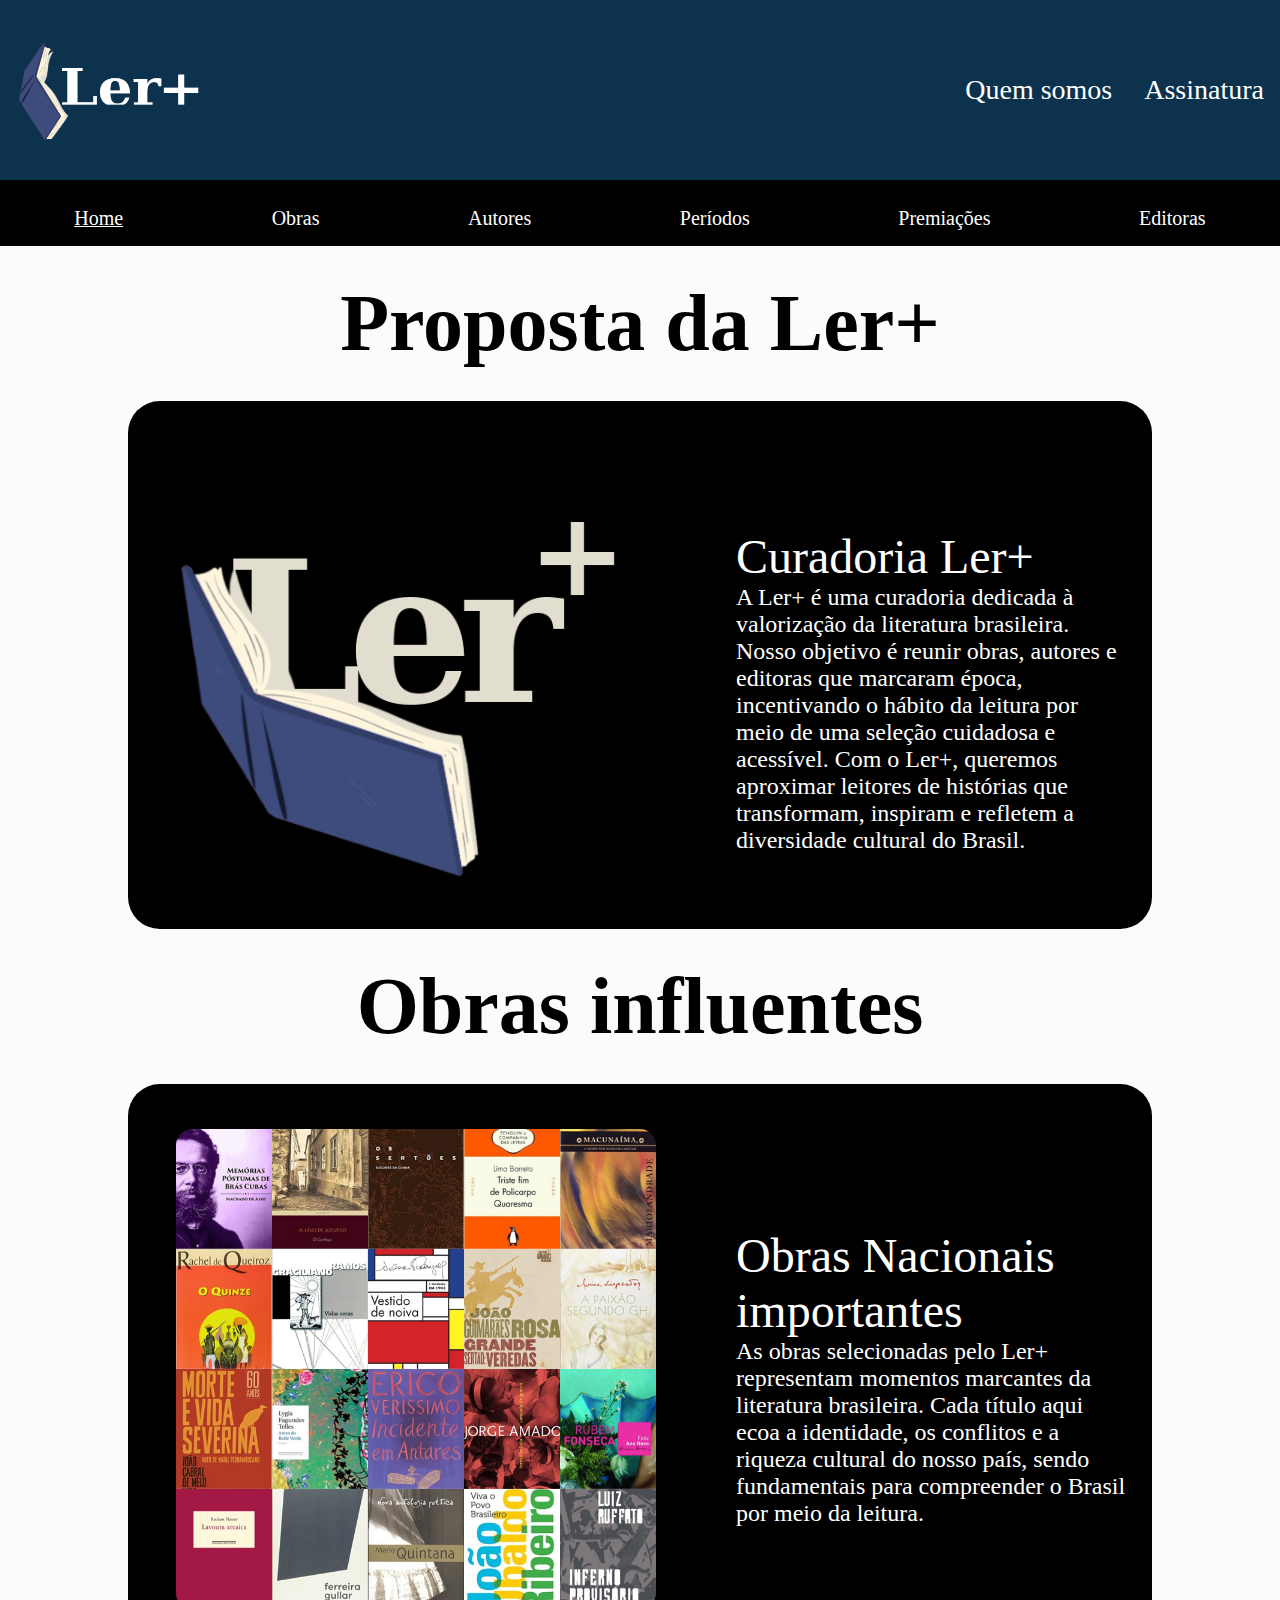
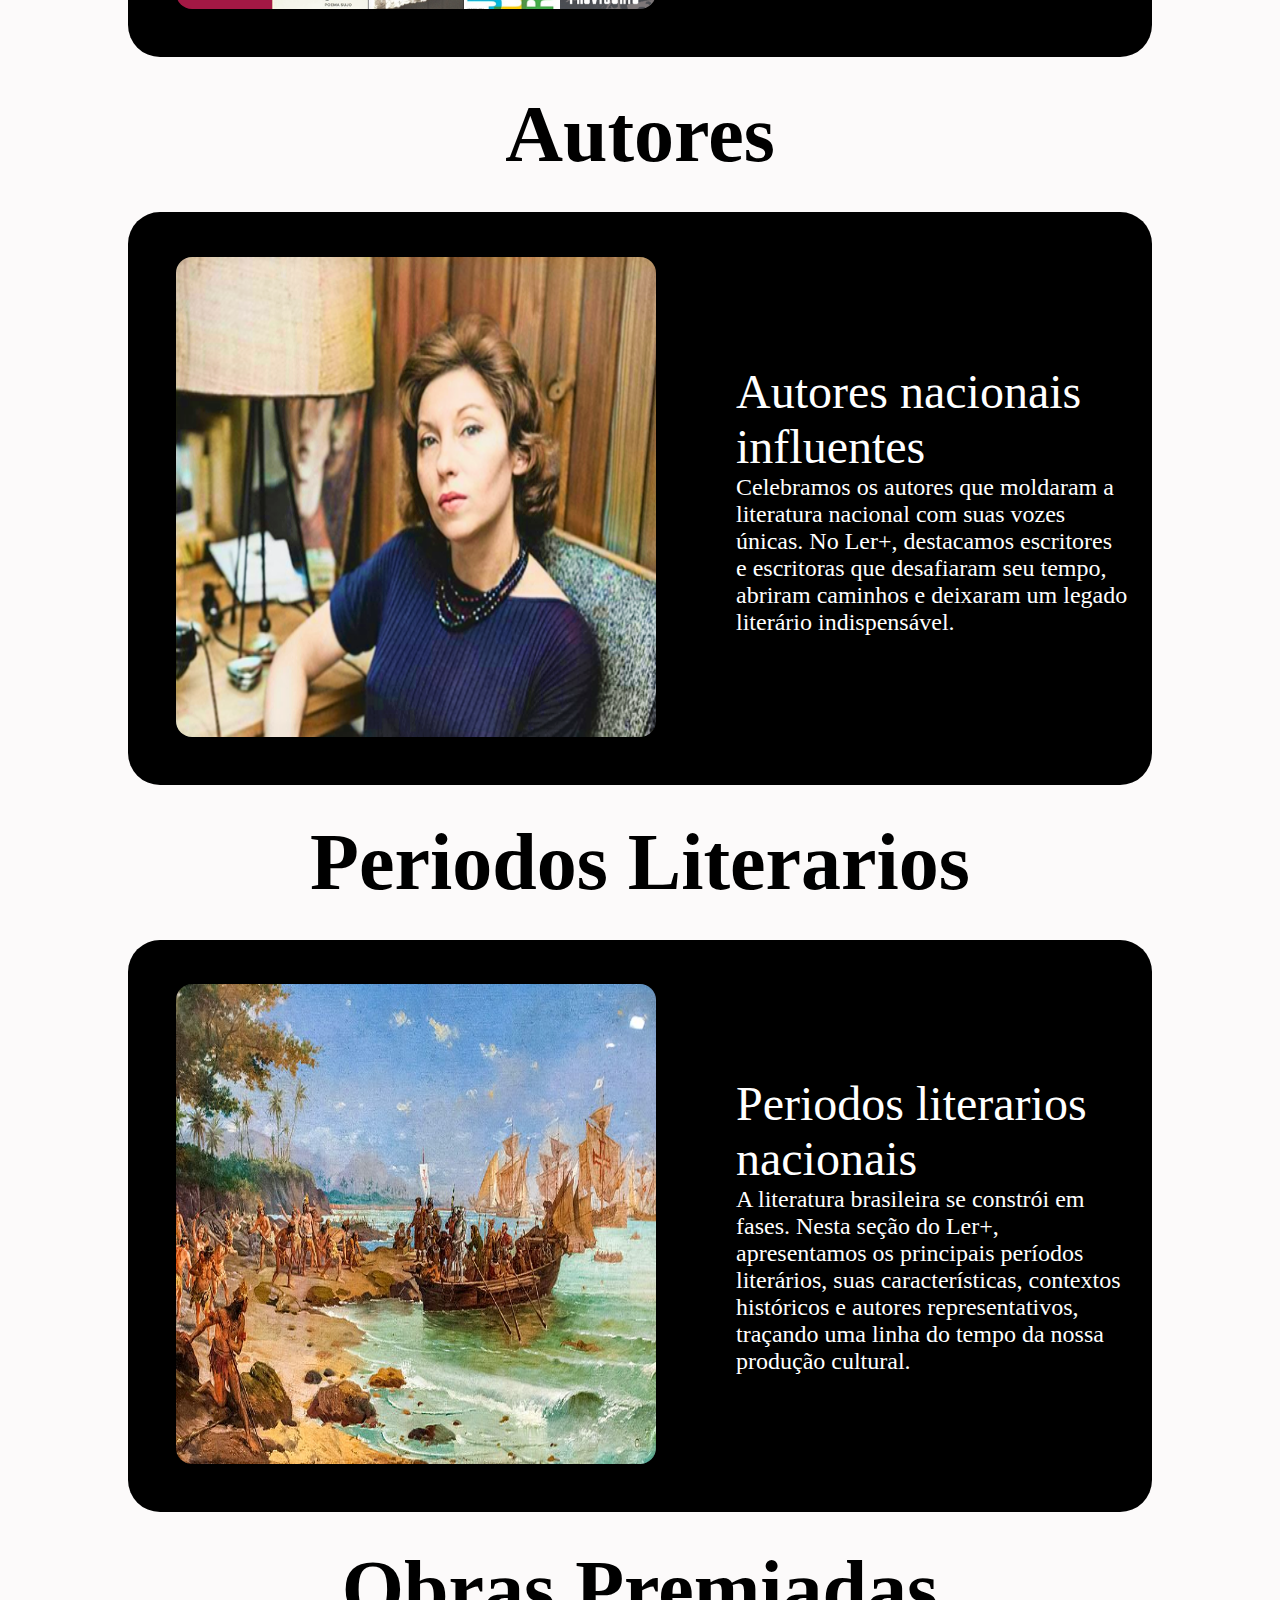
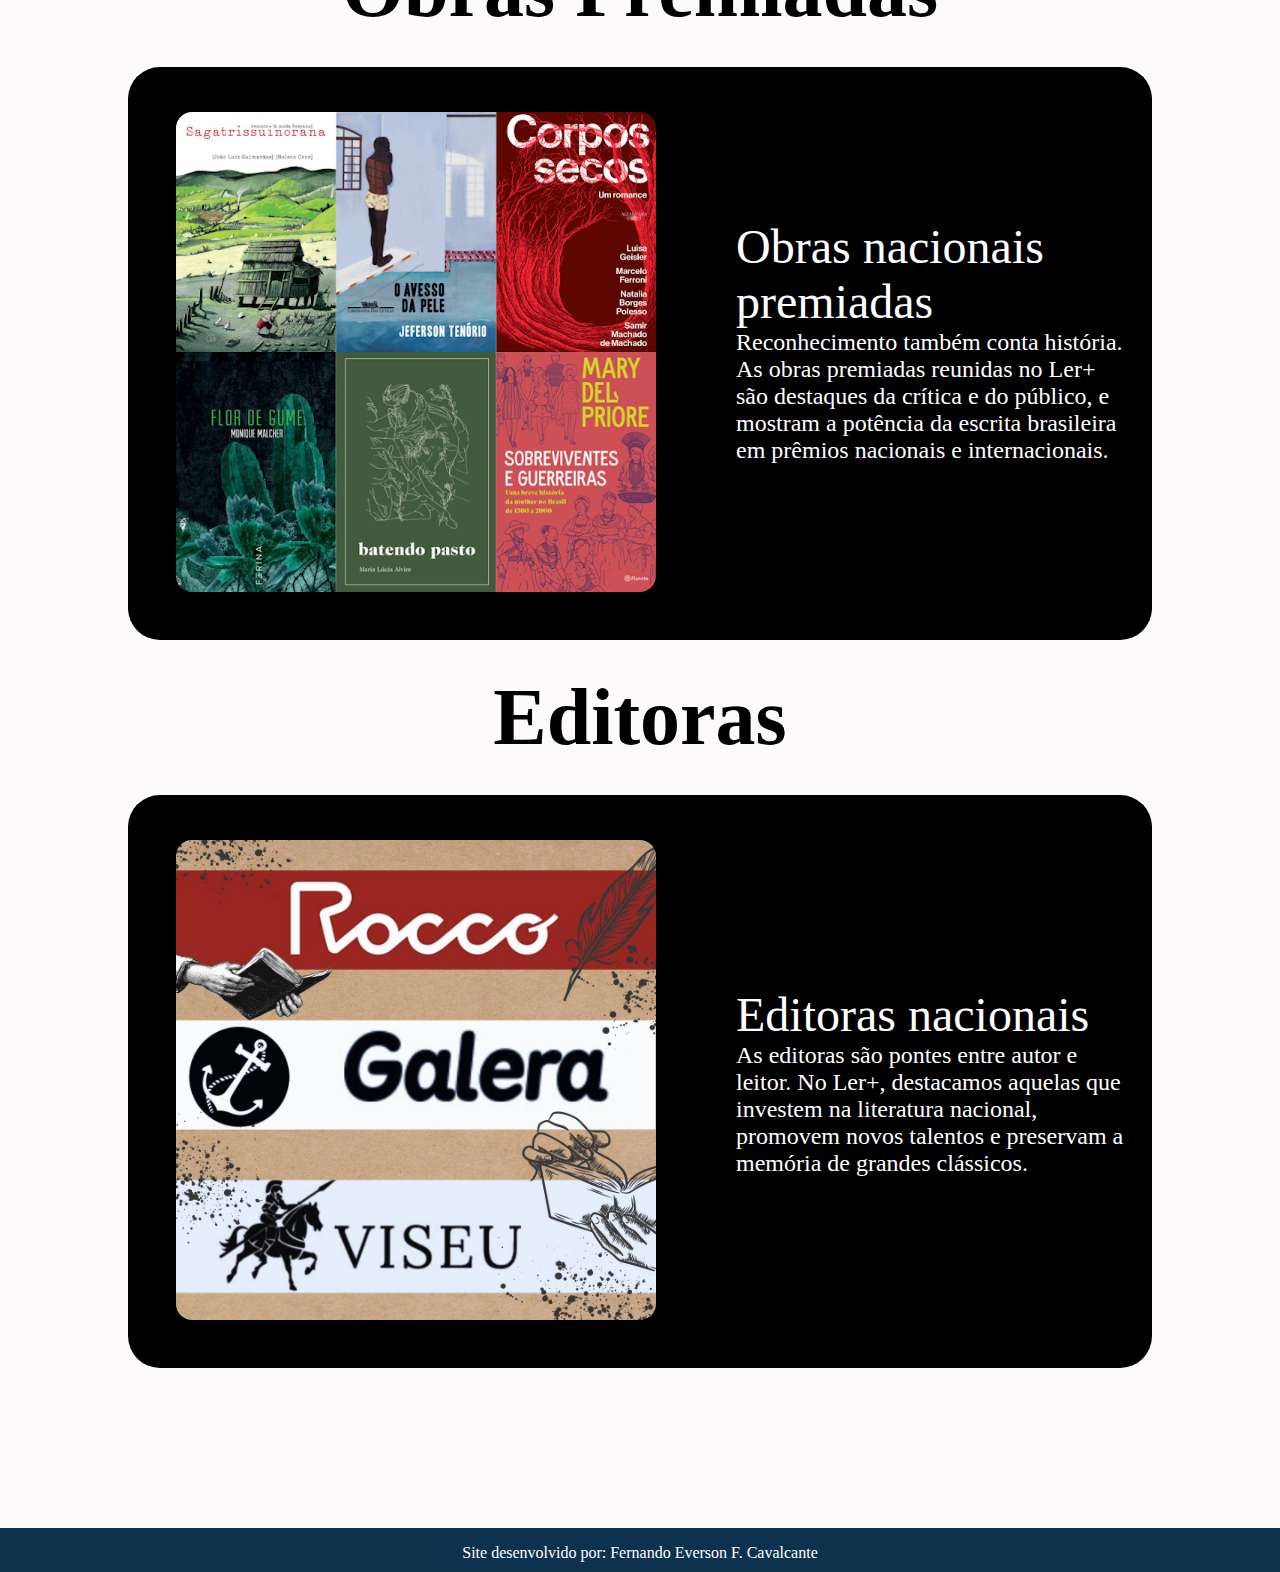
<file: index.html>
<!--Página principal-->

<!DOCTYPE html>
<html lang="pt-br">
<head>
    <meta charset="UTF-8">
    <meta name="viewport" content="width=device-width, initial-scale=1.0">
    <title>Ler +</title>
    <link rel="shortcut icon" href="img/ler+logoalt.png" type="image/x-icon"><!--Muda o icone de favorito ao lado do titulo-->
    
    <link rel="stylesheet" href="css/cabecalho-rodape.css"><!--linka essa pagina com um css para o cabeçalho e o rodapé-->
  

    <link rel="stylesheet" href="css/index.css"><!--linka essa pagina com um css para a pagina-->
</head>
<body>
   <div class="pai">
  
  <!--todas as páginas terão um header igual, seus comentarios e funcionalidades serão as mesmas -->
    <header>
      <section class="topo"><!--cria um section para o topo dapagina, onde esta a logo e os links de "Quem somos" e "assinatura"-->

     <div class="logo"><!--permite que o css modifique as caracteristicas da logo e transforma a logo em um link para a pagina principal do site-->
        <a href="index.html">
      <img src="img/ler+logo.png" alt="Logo ler+">
    </a>
  </div>

  <div class="menu-toggle" id="btn-menu">&#9776;</div><!--cria um botão de menu, usado apenas em dispositivos moveis-->

  <div class="link_topo"><!--permite a modificação dos link do topo ao lado da lago, "quem somos" e "Assinatura"-->
    <a href="quesomos.html">Quem somos</a>
    <a href="assinatura.html">Assinatura</a>
  </div>
</section>
        <nav>
          <div class="menu-container"><!--feita para a modificação da barra de navegação para dispositivos moveis -->

          <div class="barra_navegacao" id="menu"><!--permite a modifiação da barra de navegação com css e um id para outras modifações em dispositivos moveis-->

      <section class="ativado"><!--Feito para modifiações em css, indica em qual pagina o usuario esta no momento-->
        <a href="index.html">Home</a>
      </section>
      <a href="obras.html">Obras</a>
      <a href="autores.html">Autores</a>
      <a href="periodos.html">Períodos</a>
      <a href="premiacoes.html">Premiações</a>
      <a href="editoras.html">Editoras</a>
      <a class="mobile" href="quemsomos.html">Quem somos</a>
      <a class="mobile" href="assinatura.html">Assinatura</a>
    </div>
  </div>
</nav>
<script src="javascript/menu.js"></script><!--Linka para uma pagina em javascript que permite um dropdown menu em dispositivos moveis-->
</div>
    </header>
       
    <main>
        <!--Os comentarios dos seguintes codigos, são quase totalmente universais em toda essa pagina, os locais onde essa padrão não é seguido terão um comentario explicando-->

        <section class="conteudo"><!--feito para a modificação das sessões informativas do site-->

        <h1 class="conteudo_titulo">Proposta da Ler+</h1> <!--permite a modificação com css dos titulos de cada sessão -->

        <div class="conteudo_conteudo"><!--permite a modificação de todos os elementos a baixo, agrupando eles em um coisa só-->

        <img src="img/ler+logoalt.png" alt="logo alternativa da Ler+" class="conteudo_proposta_img"><!--modifica unicamente a imagem da sessão "proposta da ler+"-->
        
        <p class="conteudo_texto"><span id="conteudo_texto_titulo">Curadoria Ler+</span><br> A Ler+ é uma curadoria dedicada à valorização da literatura brasileira. Nosso objetivo é reunir obras, autores e editoras que marcaram época, incentivando o hábito da leitura por meio de uma seleção cuidadosa e acessível. Com o Ler+, queremos aproximar leitores de histórias que transformam, inspiram e refletem a diversidade cultural do Brasil.</p>
        </div>
        </section>


        <section class="conteudo">
        <h1 class="conteudo_titulo">Obras influentes</h1> 
        <div class="conteudo_conteudo">
        <img src="img/As 20 obras mais importantes da literatura brasileira_A.jpg" class="conteudo_img" alt="Imagem de varios livros brasilerios famosos">
        <div class="espacamento1"><!--cria um espaçamento especifico para esse texto, feito para arrumar o alinhamento-->
        <p class="conteudo_texto"><span id="conteudo_texto_titulo">Obras Nacionais importantes</span><br>As obras selecionadas pelo Ler+ representam momentos marcantes da literatura brasileira. Cada título aqui ecoa a identidade, os conflitos e a riqueza cultural do nosso país, sendo fundamentais para compreender o Brasil por meio da leitura.</p>
        </div>
        </div>
        </section>


        <section class="conteudo">
        <h1 class="conteudo_titulo">Autores</h1> 
        <div class="conteudo_conteudo">
        <img src="img/1920-1977_Clarice_Lispector_6zxkp_please_creditpalette.fm_.png" class="conteudo_img" alt="Imagem da escritora Clarice Lispector que escreveu livros muito bons">
        <div class="espacamento2"><!--cria um espaçamento especifico para esse texto, feito para arrumar o alinhamento-->
        <p class="conteudo_texto"><span id="conteudo_texto_titulo">Autores nacionais influentes</span><br>Celebramos os autores que moldaram a literatura nacional com suas vozes únicas. No Ler+, destacamos escritores e escritoras que desafiaram seu tempo, abriram caminhos e deixaram um legado literário indispensável.</p>
        </div>
        </div>
        </section>


        <section class="conteudo">
        <h1 class="conteudo_titulo">Periodos Literarios</h1> 
        <div class="conteudo_conteudo"> 
        <img src="img/6b8dfb0315224b0094050d50486a941c.jpg" class="conteudo_img" alt="Imagem da chegada dos portuguese no Brasil">
        <div class="espacamento3"><!--cria um espaçamento especifico para esse texto, feito para arrumar o alinhamento-->
        <p class="conteudo_texto"><span id="conteudo_texto_titulo">Periodos literarios nacionais</span><br>A literatura brasileira se constrói em fases. Nesta seção do Ler+, apresentamos os principais períodos literários, suas características, contextos históricos e autores representativos, traçando uma linha do tempo da nossa produção cultural.</p>
        </div>
        </div>
        </section>


        <section class="conteudo">
        <h1 class="conteudo_titulo">Obras Premiadas</h1> 
        <div class="conteudo_conteudo">
        <img src="img/Vencedores Prêmio Jabuti 2021.jpg" class="conteudo_img" alt="imagens de livros vencedores do premio Jabuti">
        <div class="espacamento4"><!--cria um espaçamento especifico para esse texto, feito para arrumar o alinhamento-->
        <p class="conteudo_texto"><span id="conteudo_texto_titulo">Obras nacionais premiadas</span><br>Reconhecimento também conta história. As obras premiadas reunidas no Ler+ são destaques da crítica e do público, e mostram a potência da escrita brasileira em prêmios nacionais e internacionais.</p>
        </div>
        </div>
        </section>


        <section class="conteudo">
        <h1 class="conteudo_titulo">Editoras</h1> 
        <div class="conteudo_conteudo">
        <img src="img/editoras.jpg" class="conteudo_img" alt="imagens de algumas editoras">
        <div class="espacamento5"><!--cria um espaçamento especifico para esse texto, feito para arrumar o alinhamento-->
        <p class="conteudo_texto"><span id="conteudo_texto_titulo">Editoras nacionais</span><br>As editoras são pontes entre autor e leitor. No Ler+, destacamos aquelas que investem na literatura nacional, promovem novos talentos e preservam a memória de grandes clássicos.</p>
        </div>
        </div>
        </section>


    </main>

</div>
    <footer>
      <div class="pai">
        <section class="rodape"><!--Sessão feita para modificar o rodapé-->
        <p>Site desenvolvido por: Fernando Everson F. Cavalcante</p>
        </section>
</div>

    </footer>
</body>
</html>
</file>
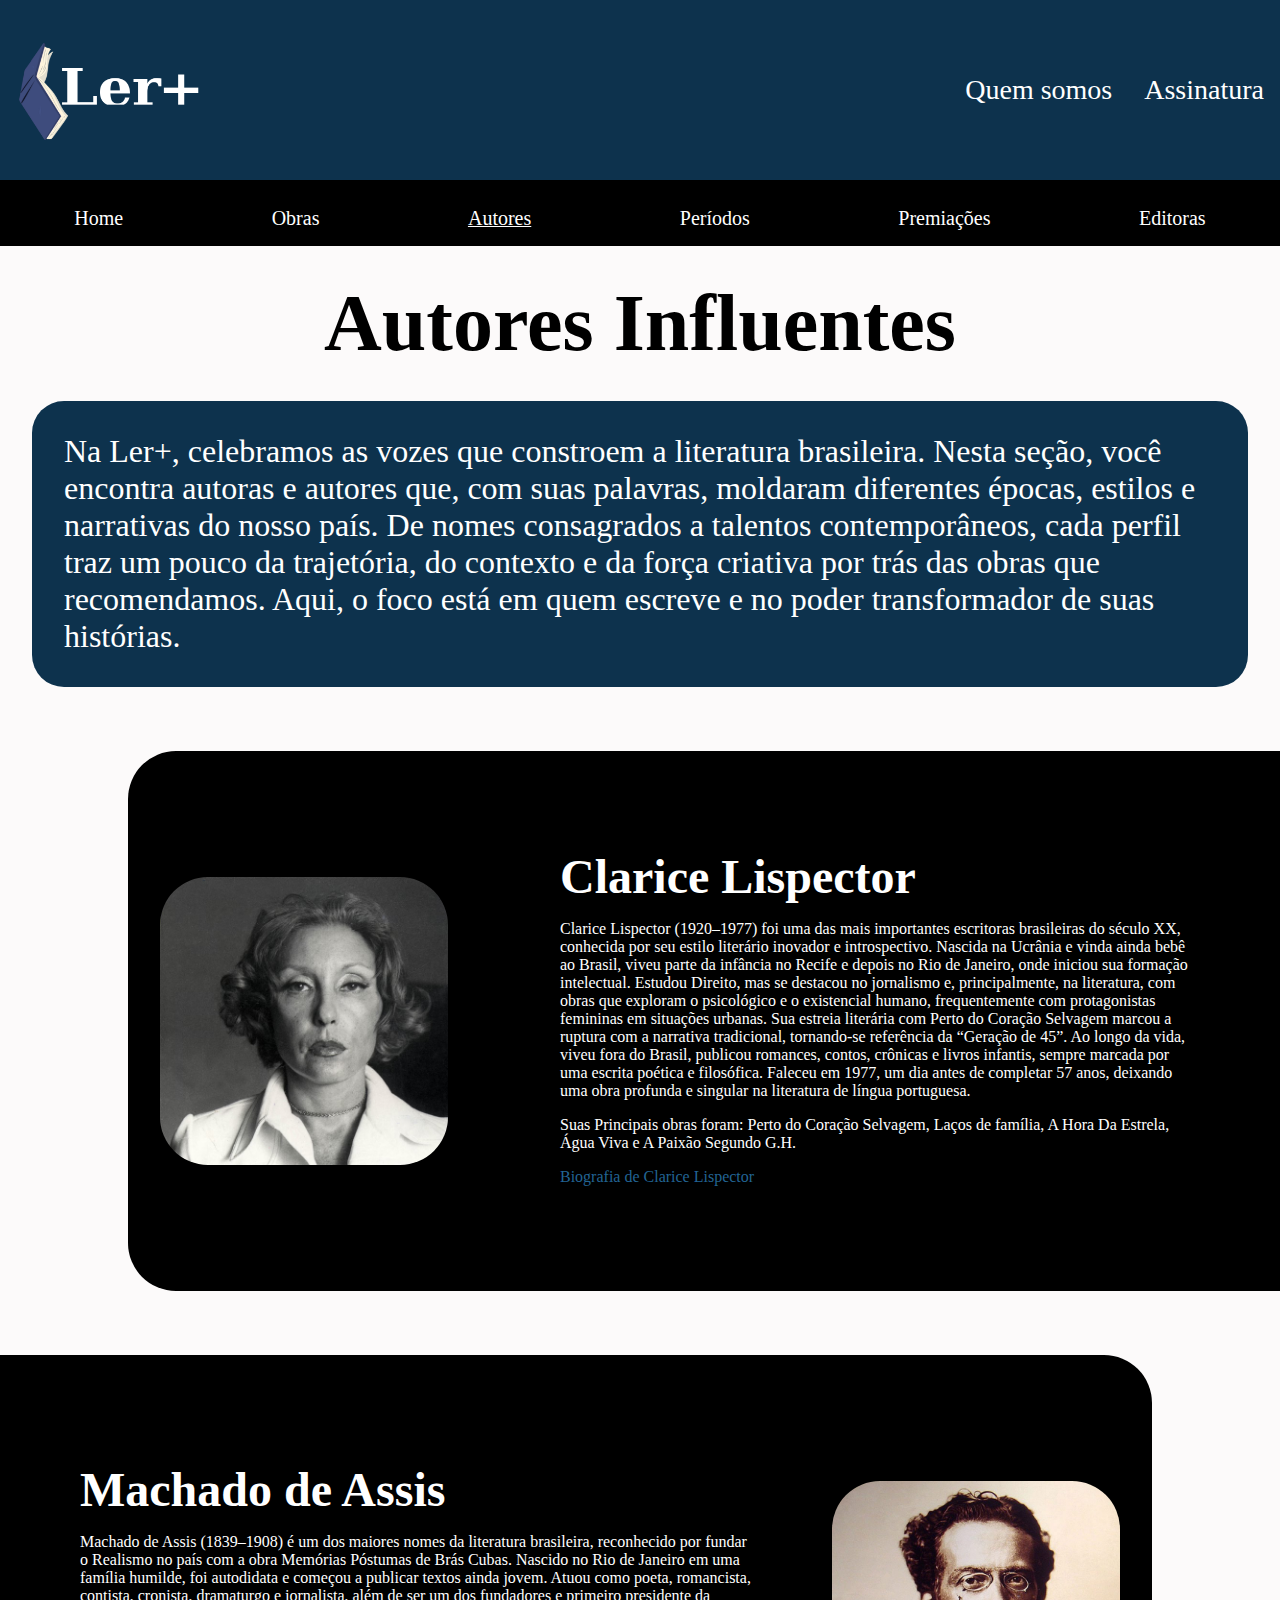
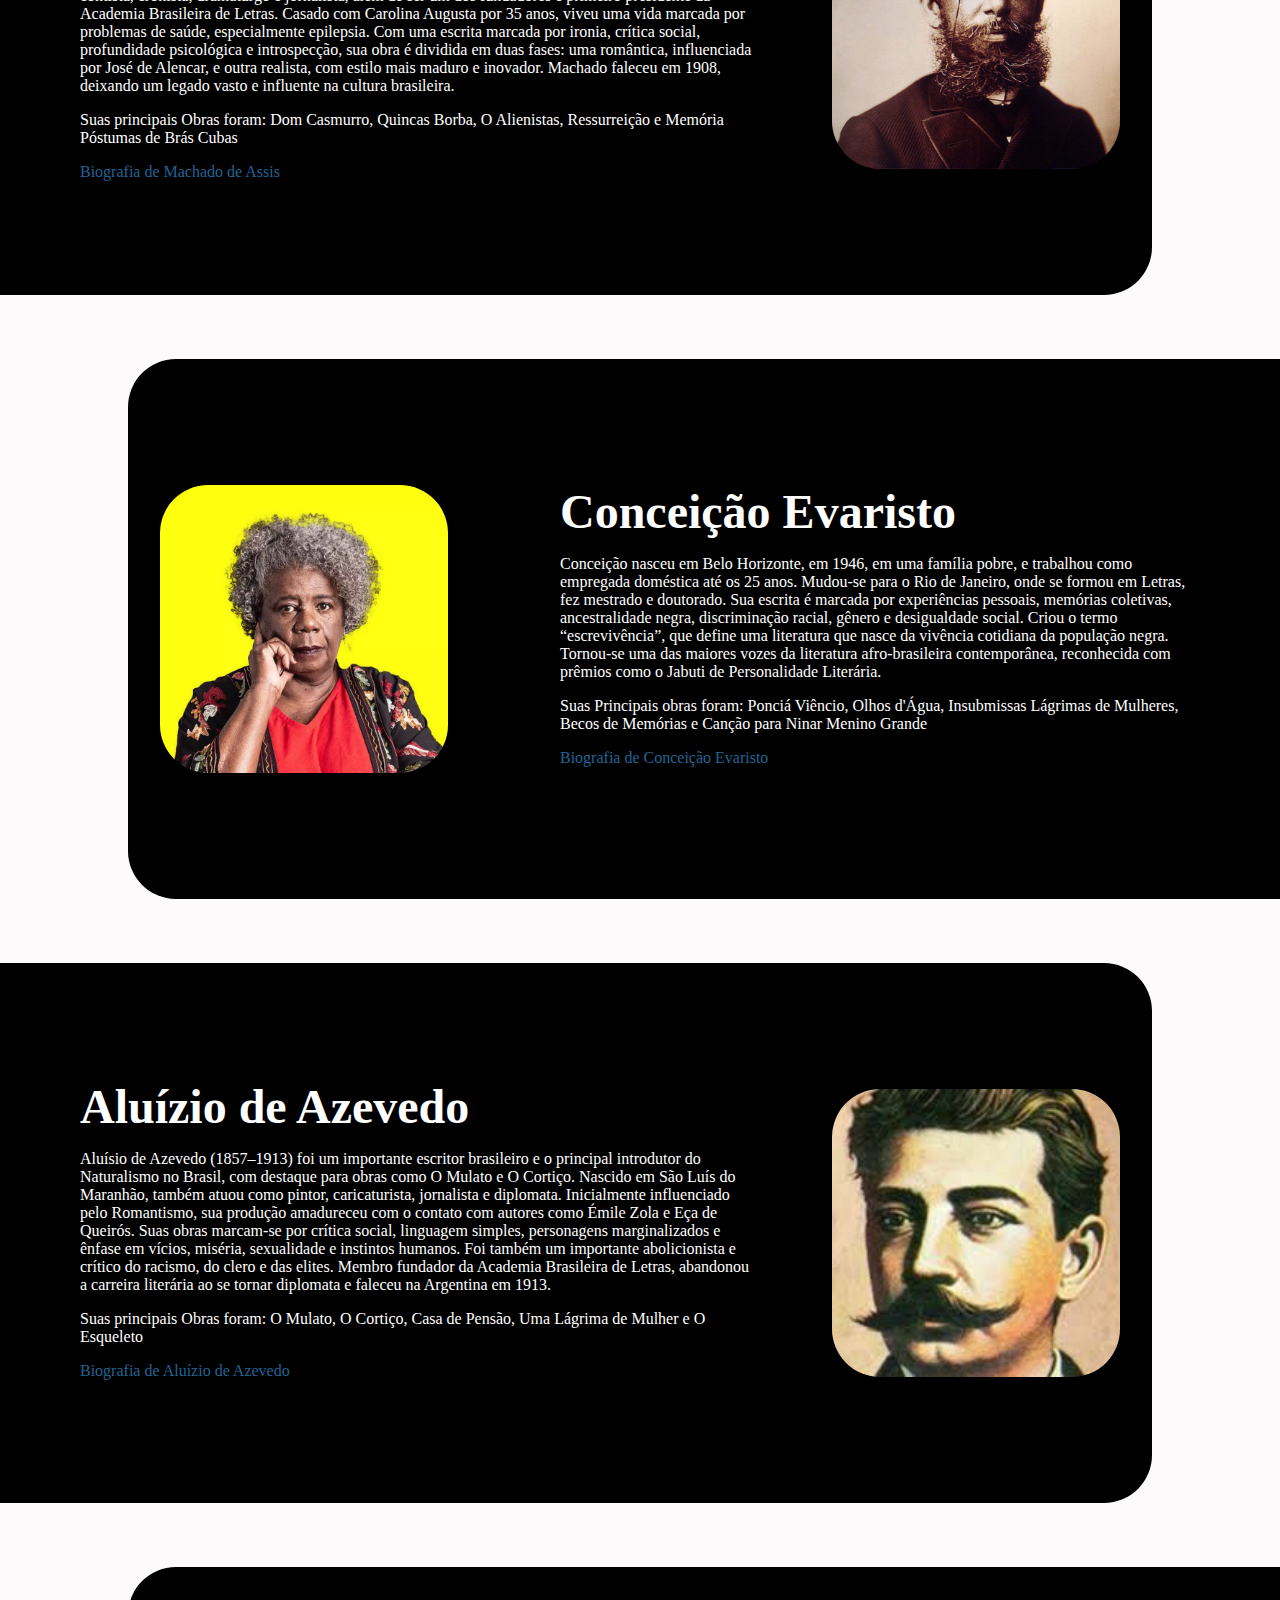
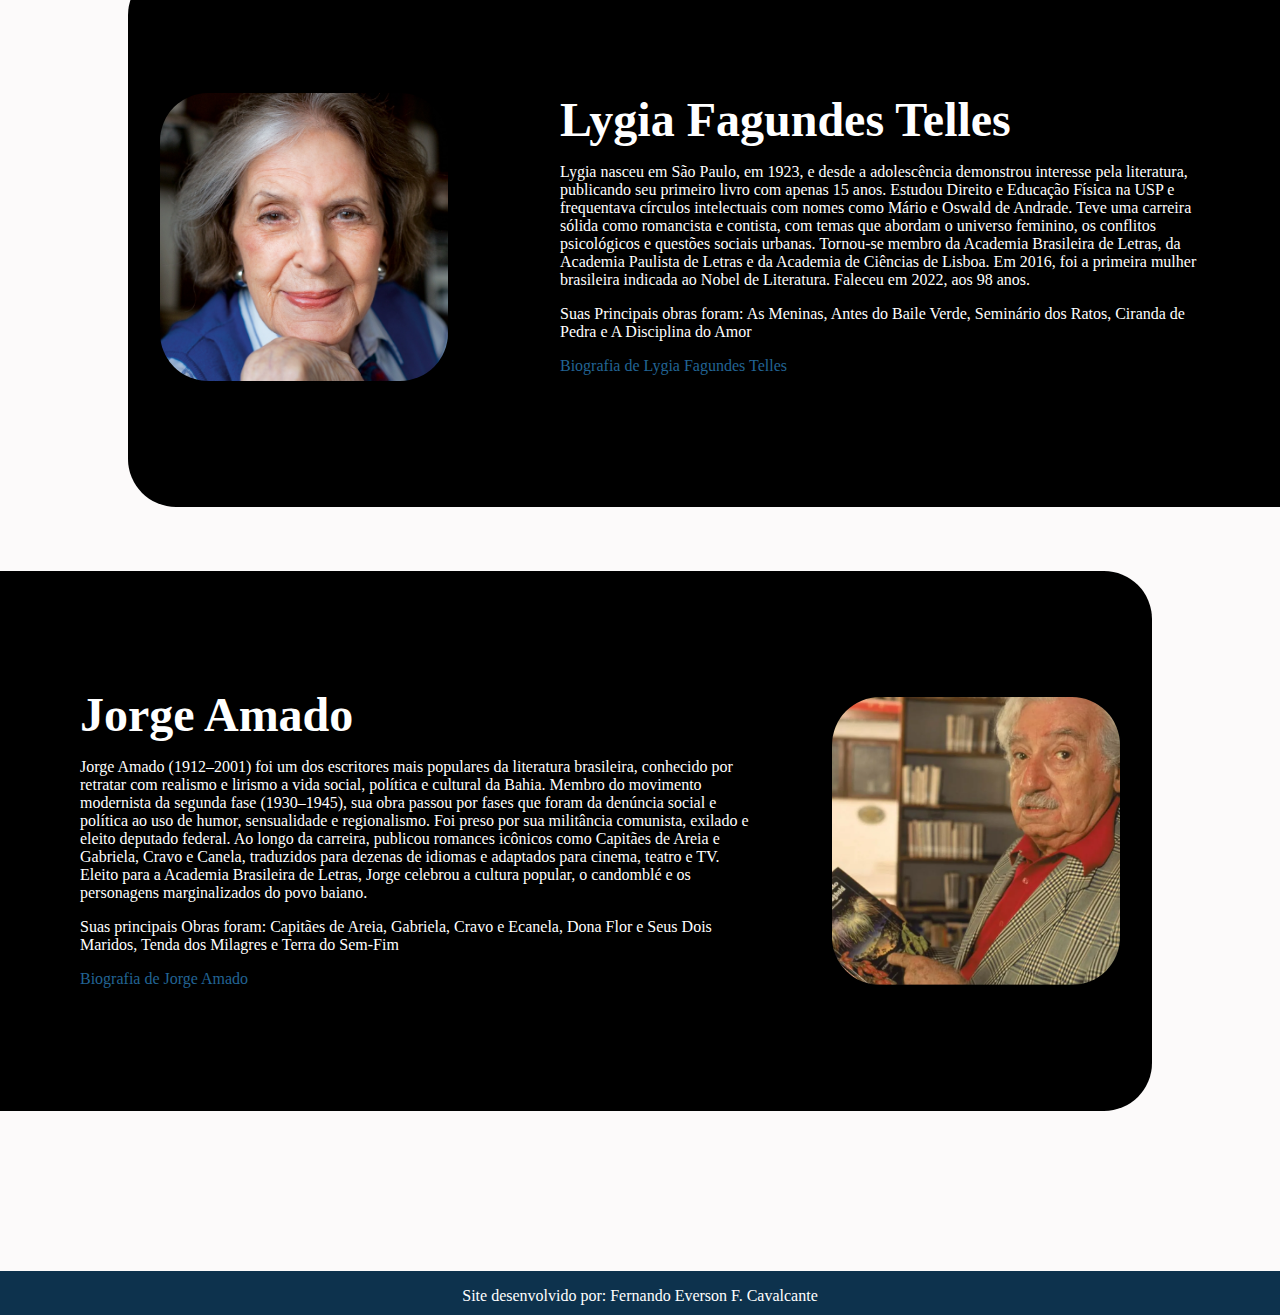
<file: autores.html>
<!--Página Autores-->

<!DOCTYPE html>
<html lang="pt-br">
<head>
    <meta charset="UTF-8">
    <meta name="viewport" content="width=device-width, initial-scale=1.0">
    <title>Ler + Autores</title>
   <link rel="shortcut icon" href="img/ler+logoalt.png" type="image/x-icon">
    <link rel="stylesheet" href="css/cabecalho-rodape.css">
    <link rel="stylesheet" href="css/autores.css">
</head>
<body>
  
    <div class="espaco_geral">

  <header>
<section class="topo">
  <div class="logo">
    <a href="index.html">
      <img src="img/ler+logo.png" alt="Logo ler+">
    </a>
  </div>

  <div class="menu-toggle" id="btn-menu">&#9776;</div>

  <div class="link_topo">
    <a href="quemsomos.html">Quem somos</a>
    <a href="assinatura.html">Assinatura</a>
  </div>
</section>
        <nav>
  <div class="menu-container">
    

    <div class="barra_navegacao" id="menu">
     
      <a href="index.html">Home</a>
      <a href="obras.html">Obras</a>
        <section class="ativado">
      <a href="autores.html">Autores</a>
        </section>
      <a href="periodos.html">Períodos</a>
      <a href="premiacoes.html">Premiações</a>
      <a href="editoras.html">Editoras</a>
      <a class="mobile" href="quemsomos.html">Quem somos</a>
      <a class="mobile" href="assinatura.html">Assinatura</a>
    </div>
  </div>
</nav>
<script src="javascript/menu.js"></script>
    </header>

    <main>
        <h1 class="titulo">Autores Influentes</h1><!--edita o titulo principal da pagina-->

        <section class="introducao"><!--edita o fundo da introdução-->
        <p class="introducao_texto">Na Ler+, celebramos as vozes que constroem a literatura brasileira. Nesta seção, você encontra autoras e autores que, com suas palavras, moldaram diferentes épocas, estilos e narrativas do nosso país. De nomes consagrados a talentos contemporâneos, cada perfil traz um pouco da trajetória, do contexto e da força criativa por trás das obras que recomendamos. Aqui, o foco está em quem escreve e no poder transformador de suas histórias.</p><!--edita o texto da introdução-->
        </section>

        <section class="autores1"><!--edita o alinhamento das sessões de autores alinhadas a direita da pagina-->
        <div class="autores1_img_container"><!--container para auxiliar a edição da imagem-->

        <img class="autores1_img"src="img/lispector.avif" alt="clarice lispector"></img><!--imagens dos autores-->

        </div>
        <div class="autores1_conteudo"><!--edita diretamente o conteudo mesmo das sessões, alinha o titulo, texto, link para biografia -->

        <h3 class="autores1_titulo">Clarice Lispector</h3><!--titulo da sessão do autores que esta sendo comentado-->

        <p class="autores1_texto">Clarice Lispector (1920–1977) foi uma das mais importantes escritoras brasileiras do século XX, conhecida por seu estilo literário inovador e introspectivo. Nascida na Ucrânia e vinda ainda bebê ao Brasil, viveu parte da infância no Recife e depois no Rio de Janeiro, onde iniciou sua formação intelectual. Estudou Direito, mas se destacou no jornalismo e, principalmente, na literatura, com obras que exploram o psicológico e o existencial humano, frequentemente com protagonistas femininas em situações urbanas. Sua estreia literária com Perto do Coração Selvagem marcou a ruptura com a narrativa tradicional, tornando-se referência da “Geração de 45”. Ao longo da vida, viveu fora do Brasil, publicou romances, contos, crônicas e livros infantis, sempre marcada por uma escrita poética e filosófica. Faleceu em 1977, um dia antes de completar 57 anos, deixando uma obra profunda e singular na literatura de língua portuguesa.</p>
        <p class="autores1_obras">Suas Principais obras foram: Perto do Coração Selvagem, Laços de família, A Hora Da Estrela, Água Viva e A Paixão Segundo G.H.</p><!--edita o texto do autor que esta sendo comentado-->

        <a class="autores1_link" href="https://www.ebiografia.com/clarice_lispector/" target="_blank">Biografia de Clarice Lispector</a><!--edita o link para biografia dos autores-->

        </div>
        </section>

        <section class="autores2"><!--edita o alinhamento das sessões de autores alinhadas a esquerda da pagina-->
        <div class="autores2_conteudo">
        <h3 class="autores2_titulo">Machado de Assis</h3>
        <p class="autores2_texto">Machado de Assis (1839–1908) é um dos maiores nomes da literatura brasileira, reconhecido por fundar o Realismo no país com a obra Memórias Póstumas de Brás Cubas. Nascido no Rio de Janeiro em uma família humilde, foi autodidata e começou a publicar textos ainda jovem. Atuou como poeta, romancista, contista, cronista, dramaturgo e jornalista, além de ser um dos fundadores e primeiro presidente da Academia Brasileira de Letras. Casado com Carolina Augusta por 35 anos, viveu uma vida marcada por problemas de saúde, especialmente epilepsia. Com uma escrita marcada por ironia, crítica social, profundidade psicológica e introspecção, sua obra é dividida em duas fases: uma romântica, influenciada por José de Alencar, e outra realista, com estilo mais maduro e inovador. Machado faleceu em 1908, deixando um legado vasto e influente na cultura brasileira.</p>
        <p class="autores2_obras">Suas principais Obras foram: Dom Casmurro, Quincas Borba, O Alienistas, Ressurreição e Memória Póstumas de Brás Cubas</p>
        <a class="autores2_link" href="https://www.todamateria.com.br/machado-de-assis/"target="_blank">Biografia de Machado de Assis</a>
        </div>
                <div class="autores2_img_container">
        <img class="autores2_img"src="img/machado.jpg" alt="machado"></img>
        </div>
        </section>


        <section class="autores1">
        <div class="autores1_img_container">
        <img class="autores1_img" src="img/evaristo.webp" alt="evaristo"></img>
        </div>
        <div class="autores1_conteudo">
        <h3 class="autores1_titulo">Conceição Evaristo</h3>
        <p class="autores1_texto">Conceição nasceu em Belo Horizonte, em 1946, em uma família pobre, e trabalhou como empregada doméstica até os 25 anos. Mudou-se para o Rio de Janeiro, onde se formou em Letras, fez mestrado e doutorado.
        Sua escrita é marcada por experiências pessoais, memórias coletivas, ancestralidade negra, discriminação racial, gênero e desigualdade social. Criou o termo “escrevivência”, que define uma literatura que nasce da vivência cotidiana da população negra.
        Tornou-se uma das maiores vozes da literatura afro-brasileira contemporânea, reconhecida com prêmios como o Jabuti de Personalidade Literária.</p>
        <p class="autores1_obras">Suas Principais obras foram: Ponciá Viêncio, Olhos d'Água, Insubmissas Lágrimas de Mulheres, Becos de Memórias e Canção para Ninar Menino Grande</p>
        <a class="autores1_link" href="https://www.todamateria.com.br/conceicao-evaristo/" target="_blank">Biografia de Conceição Evaristo</a>
        </div>
        </section>


        <section class="autores2">
        <div class="autores2_conteudo">
        <h3 class="autores2_titulo">Aluízio de Azevedo</h3>
        <p class="autores2_texto">Aluísio de Azevedo (1857–1913) foi um importante escritor brasileiro e o principal introdutor do Naturalismo no Brasil, com destaque para obras como O Mulato e O Cortiço. Nascido em São Luís do Maranhão, também atuou como pintor, caricaturista, jornalista e diplomata. Inicialmente influenciado pelo Romantismo, sua produção amadureceu com o contato com autores como Émile Zola e Eça de Queirós. Suas obras marcam-se por crítica social, linguagem simples, personagens marginalizados e ênfase em vícios, miséria, sexualidade e instintos humanos. Foi também um importante abolicionista e crítico do racismo, do clero e das elites. Membro fundador da Academia Brasileira de Letras, abandonou a carreira literária ao se tornar diplomata e faleceu na Argentina em 1913.</p>
        <p class="autores2_obras">Suas principais Obras foram: O Mulato, O Cortiço, Casa de Pensão, Uma Lágrima de Mulher e O Esqueleto</p>
        <a class="autores2_link" href="https://www.todamateria.com.br/aluisio-de-azevedo/"target="_blank">Biografia de Aluízio de Azevedo</a>
        </div>
                <div class="autores2_img_container" alt="aluisio">
        <img class="autores2_img" src="img/azevedo.jpg"></img>
        </div>
        </section>

        <section class="autores1">
        <div class="autores1_img_container">
        <img class="autores1_img" src="img/lygia.jpg" alt="lygia"></img>
        </div>
        <div class="autores1_conteudo">
        <h3 class="autores1_titulo">Lygia Fagundes Telles</h3>
        <p class="autores1_texto">Lygia nasceu em São Paulo, em 1923, e desde a adolescência demonstrou interesse pela literatura, publicando seu primeiro livro com apenas 15 anos. Estudou Direito e Educação Física na USP e frequentava círculos intelectuais com nomes como Mário e Oswald de Andrade.
        Teve uma carreira sólida como romancista e contista, com temas que abordam o universo feminino, os conflitos psicológicos e questões sociais urbanas. Tornou-se membro da Academia Brasileira de Letras, da Academia Paulista de Letras e da Academia de Ciências de Lisboa. Em 2016, foi a primeira mulher brasileira indicada ao Nobel de Literatura.
        Faleceu em 2022, aos 98 anos.</p>
        <p class="autores1_obras">Suas Principais obras foram: As Meninas, Antes do Baile Verde, Seminário dos Ratos, Ciranda de Pedra e A Disciplina do Amor</p>
        <a class="autores1_link" href="https://www.ebiografia.com/lygia_fagundes_telles/" target="_blank">Biografia de Lygia Fagundes Telles</a>
        </div>
        </section>

        <section class="autores2">
        <div class="autores2_conteudo">
        <h3 class="autores2_titulo">Jorge Amado</h3>
        <p class="autores2_texto">Jorge Amado (1912–2001) foi um dos escritores mais populares da literatura brasileira, conhecido por retratar com realismo e lirismo a vida social, política e cultural da Bahia. Membro do movimento modernista da segunda fase (1930–1945), sua obra passou por fases que foram da denúncia social e política ao uso de humor, sensualidade e regionalismo. Foi preso por sua militância comunista, exilado e eleito deputado federal. Ao longo da carreira, publicou romances icônicos como Capitães de Areia e Gabriela, Cravo e Canela, traduzidos para dezenas de idiomas e adaptados para cinema, teatro e TV. Eleito para a Academia Brasileira de Letras, Jorge celebrou a cultura popular, o candomblé e os personagens marginalizados do povo baiano.</p>
        <p class="autores2_obras">Suas principais Obras foram: Capitães de Areia, Gabriela, Cravo e Ecanela, Dona Flor e Seus Dois Maridos, Tenda dos Milagres e Terra do Sem-Fim</p>
        <a class="autores2_link" href="https://www.ebiografia.com/jorge_amado/" target="_blank">Biografia de Jorge Amado</a>
        </div>
        <div class="autores2_img_container">
        <img class="autores2_img" src="img/jorge.webp" alt="jorge"></img>
        </div>
        </section>


    </main>
 </div>
    <footer>
         <section class="rodape">
        <p>Site desenvolvido por: Fernando Everson F. Cavalcante</p>
        </section>
    </footer>
</body>
</html>
</file>
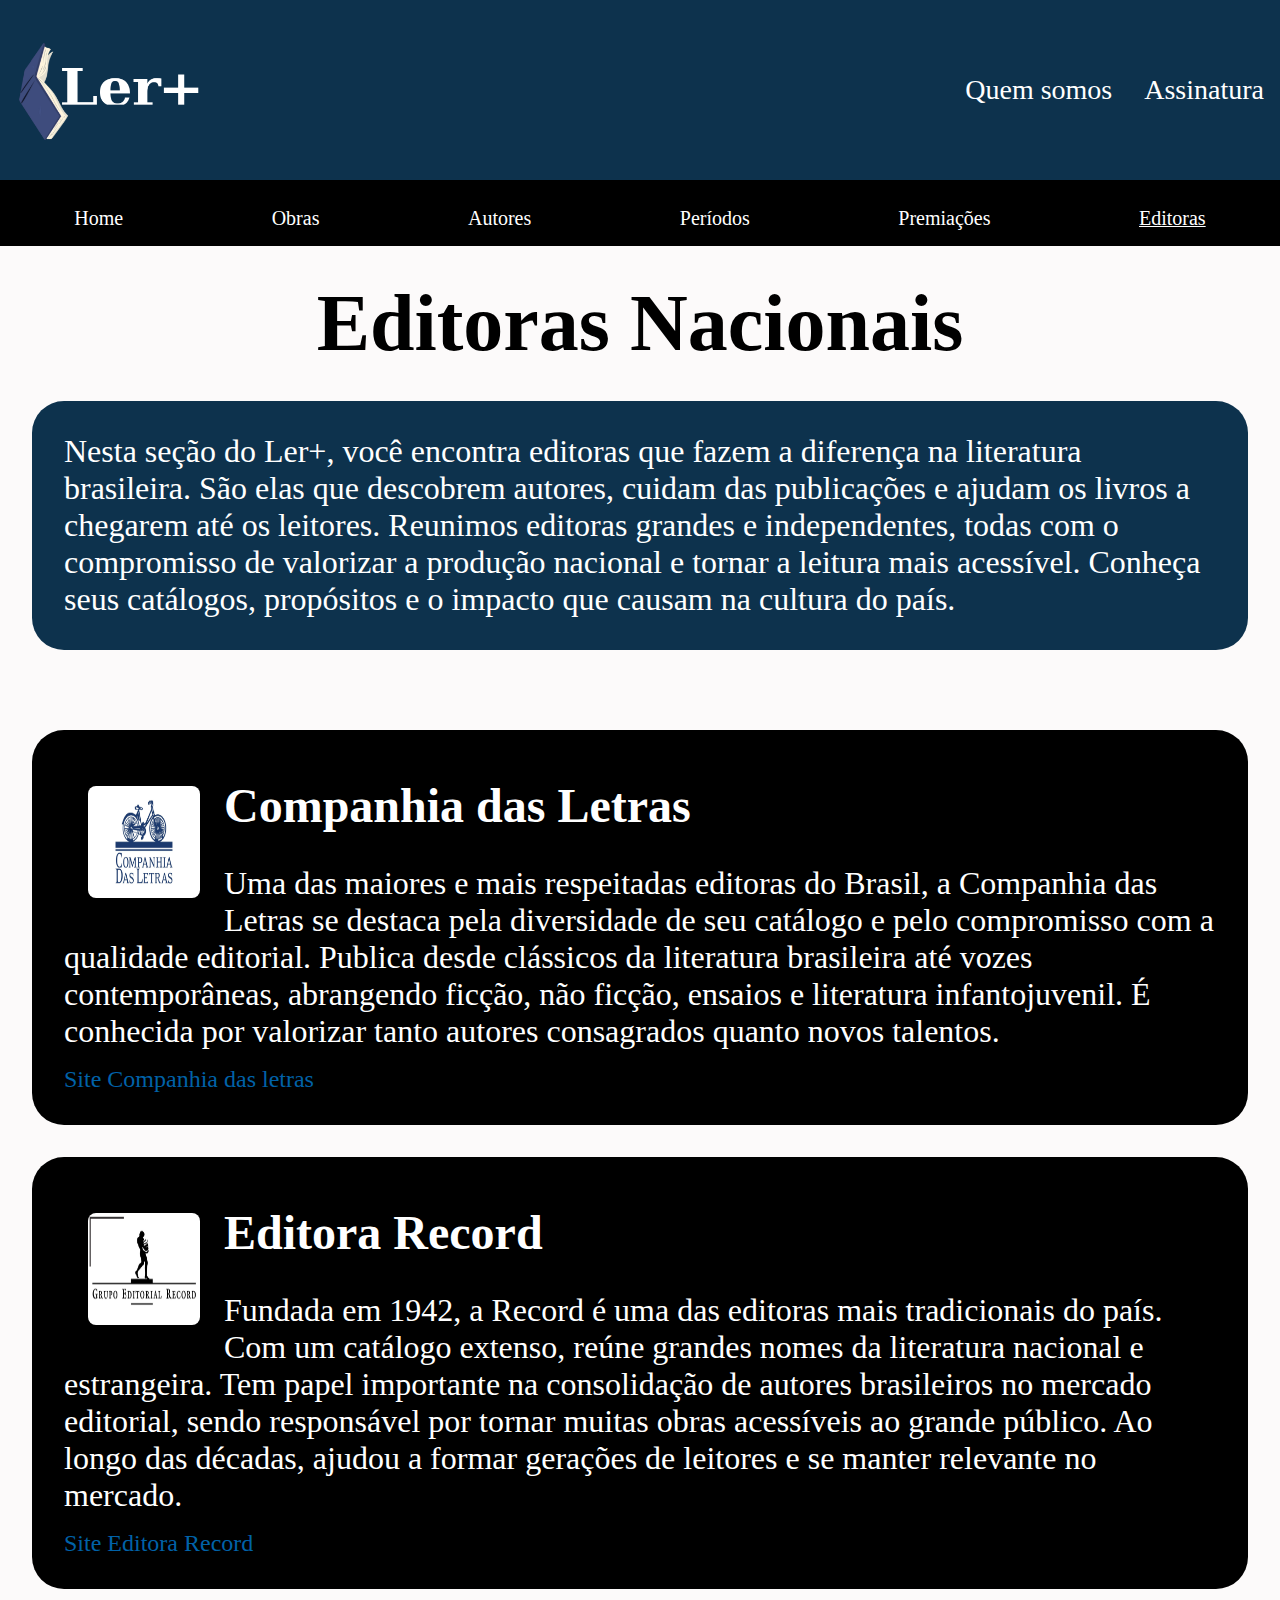
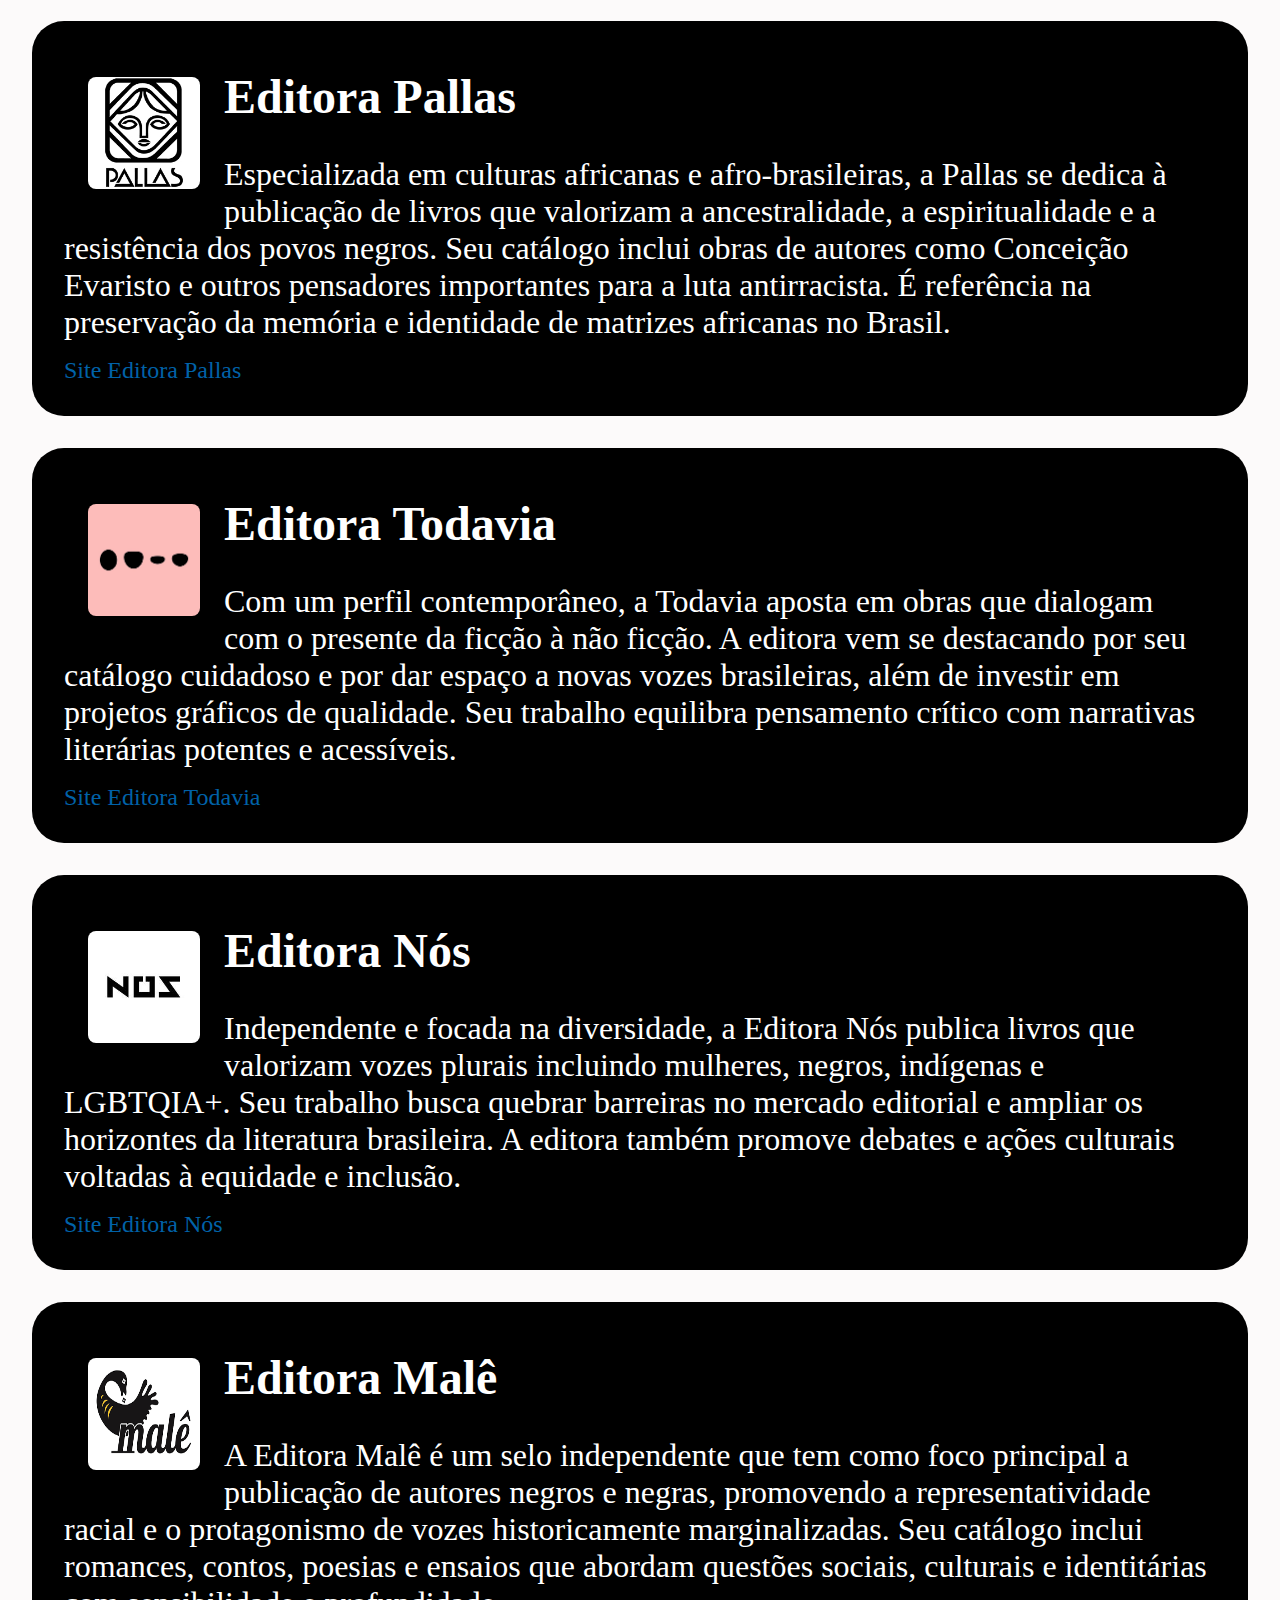
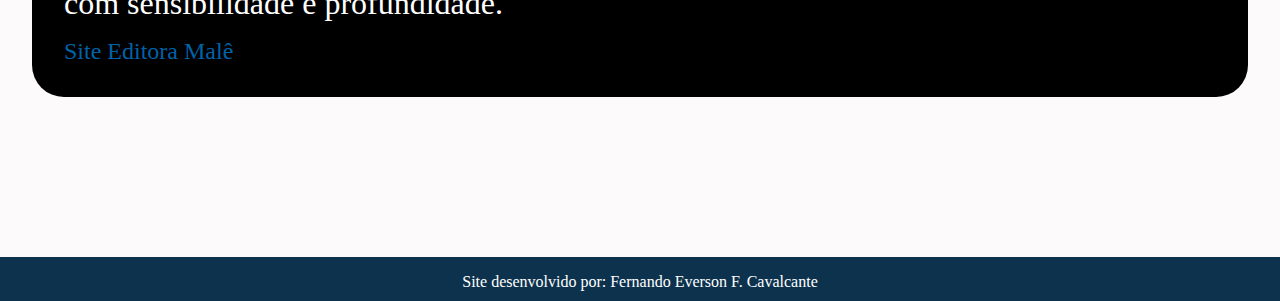
<file: editoras.html>
<!--Página Editoras-->

<!DOCTYPE html>
<html lang="pt-br">
<head>
    <meta charset="UTF-8">
    <meta name="viewport" content="width=device-width, initial-scale=1.0">
    <title>Ler + Editoras</title>
   <link rel="shortcut icon" href="img/ler+logoalt.png" type="image/x-icon">
    <link rel="stylesheet" href="css/cabecalho-rodape.css">
    <link rel="stylesheet" href="css/editoras.css">
</head>
<body>
        <header>
<section class="topo">
  <div class="logo">
    <a href="index.html">
      <img src="img/ler+logo.png" alt="Logo ler+">
    </a>
  </div>

  <div class="menu-toggle" id="btn-menu">&#9776;</div>

  <div class="link_topo">
    <a href="quemsomos.html">Quem somos</a>
    <a href="assinatura.html">Assinatura</a>
  </div>
</section>
        <nav>
  <div class="menu-container">
    

    <div class="barra_navegacao" id="menu">
     
      <a href="index.html">Home</a>
      <a href="obras.html">Obras</a>
      <a href="autores.html">Autores</a>
      <a href="periodos.html">Períodos</a>
      <a href="premiacoes.html">Premiações</a>
       <section class="ativado">
      <a href="editoras.html">Editoras</a>
       </section>
      <a class="mobile" href="quemsomos.html">Quem somos</a>
      <a class="mobile" href="assinatura.html">Assinatura</a>
    </div>
  </div>
</nav>
<script src="javascript/menu.js"></script>
    <div class="espaco_geral">
    </header>

    <main>
        <h1 class="titulo">Editoras Nacionais</h1><!--titulo principal da pagina-->

        <section class="introducao"><!--edita a introdução da pagina-->

        <p class="introducao_texto">Nesta seção do Ler+, você encontra editoras que fazem a diferença na literatura brasileira. São elas que descobrem autores, cuidam das publicações e ajudam os livros a chegarem até os leitores. Reunimos editoras grandes e independentes, todas com o compromisso de valorizar a produção nacional e tornar a leitura mais acessível. Conheça seus catálogos, propósitos e o impacto que causam na cultura do país.</p><!--edita o texto da pagina-->
        </section>

        <!--Companhia das letras-->
        <section class="conteudo"><!--feito para editar tudo que esta dentro, ajustando alinhamento, cor de fundo-->

        <img src="img/companhia.jpg" alt="companhia das letras" class="conteudo_img" target="_blank"><!--permite edição de todas as imagens das sessões de editoras-->

        <h2 class="conteudo_titulo">Companhia das Letras</h2><!--edita o titulo de todas as editoras-->
        
        <p class="conteudo_texto">Uma das maiores e mais respeitadas editoras do Brasil, a Companhia das Letras se destaca pela diversidade de seu catálogo e pelo compromisso com a qualidade editorial. Publica desde clássicos da literatura brasileira até vozes contemporâneas, abrangendo ficção, não ficção, ensaios e literatura infantojuvenil. É conhecida por valorizar tanto autores consagrados quanto novos talentos.</p><!--edita todos os textos das editoras-->

        <a href="https://www.companhiadasletras.com.br/?srsltid=AfmBOoqLRwgE0VceUmVW5jfsTllhOFsk2QM8AkYEpdjtWiJprWMXgU8A" class="conteudo_link" target="_blank">Site Companhia das letras</a><!--edita o link para o site da editora-->

        </section>

        <!--Editora Record-->
        <section class="conteudo">
        <img src="img/record.png" alt="Editora Record" class="conteudo_img">
        <h2 class="conteudo_titulo">Editora Record</h2>
        <p class="conteudo_texto">Fundada em 1942, a Record é uma das editoras mais tradicionais do país. Com um catálogo extenso, reúne grandes nomes da literatura nacional e estrangeira. Tem papel importante na consolidação de autores brasileiros no mercado editorial, sendo responsável por tornar muitas obras acessíveis ao grande público. Ao longo das décadas, ajudou a formar gerações de leitores e se manter relevante no mercado.</p>
        <a href="https://www.record.com.br/?srsltid=AfmBOoqrCj_m6hVl__n0HzHTKLK7cNa5oL0IgR-D6NDtyZIAT5fnCVWi" class="conteudo_link" target="_blank">Site Editora Record</a>
        </section>

        <!--Editora Pallas-->
        <section class="conteudo">
        <img src="img/pallas.jpeg" alt="Editora Record" class="conteudo_img" >
        <h2 class="conteudo_titulo">Editora Pallas</h2>
        <p class="conteudo_texto">Especializada em culturas africanas e afro-brasileiras, a Pallas se dedica à publicação de livros que valorizam a ancestralidade, a espiritualidade e a resistência dos povos negros. Seu catálogo inclui obras de autores como Conceição Evaristo e outros pensadores importantes para a luta antirracista. É referência na preservação da memória e identidade de matrizes africanas no Brasil.</p>
        <a href="https://pallaseditora.com.br/?srsltid=AfmBOorq1QD-cmJ9OKZe4JcKtHOzB7BD7uqfH1xvsdnhjbHxBQ8copx-" target="_blank" class="conteudo_link">Site Editora Pallas</a>
        </section>

        <!--Editora Todavia-->
        <section class="conteudo">
        <img src="img/todavia.png" alt="Editora Record" class="conteudo_img" >
        <h2 class="conteudo_titulo">Editora Todavia</h2>
        <p class="conteudo_texto">Com um perfil contemporâneo, a Todavia aposta em obras que dialogam com o presente da ficção à não ficção. A editora vem se destacando por seu catálogo cuidadoso e por dar espaço a novas vozes brasileiras, além de investir em projetos gráficos de qualidade. Seu trabalho equilibra pensamento crítico com narrativas literárias potentes e acessíveis.</p>
        <a href="https://todavialivros.com.br/" target="_blank" class="conteudo_link">Site Editora Todavia</a>
        </section>

        <!--Editora Nós-->
        <section class="conteudo">
        <img src="img/noz.png" alt="Editora Record" class="conteudo_img" >
        <h2 class="conteudo_titulo">Editora Nós</h2>
        <p class="conteudo_texto">Independente e focada na diversidade, a Editora Nós publica livros que valorizam vozes plurais incluindo mulheres, negros, indígenas e LGBTQIA+. Seu trabalho busca quebrar barreiras no mercado editorial e ampliar os horizontes da literatura brasileira. A editora também promove debates e ações culturais voltadas à equidade e inclusão.</p>
        <a href="https://editoranos.com.br/" target="_blank" class="conteudo_link">Site Editora Nós</a>
        </section>

        <!--Editora Malê-->
        <section class="conteudo">
        <img src="img/male.png" alt="Editora Record" class="conteudo_img" >
        <h2 class="conteudo_titulo">Editora Malê</h2>
        <p class="conteudo_texto">A Editora Malê é um selo independente que tem como foco principal a publicação de autores negros e negras, promovendo a representatividade racial e o protagonismo de vozes historicamente marginalizadas. Seu catálogo inclui romances, contos, poesias e ensaios que abordam questões sociais, culturais e identitárias com sensibilidade e profundidade.</p>
        <a href="https://www.editoramale.com.br/" target="_blank" class="conteudo_link">Site Editora Malê</a>
        </section>

    </main>
  </div>

     <footer>
        <section class="rodape">
        <p>Site desenvolvido por: Fernando Everson F. Cavalcante</p>
        </section>
    </footer>
</body>
</html>
</file>
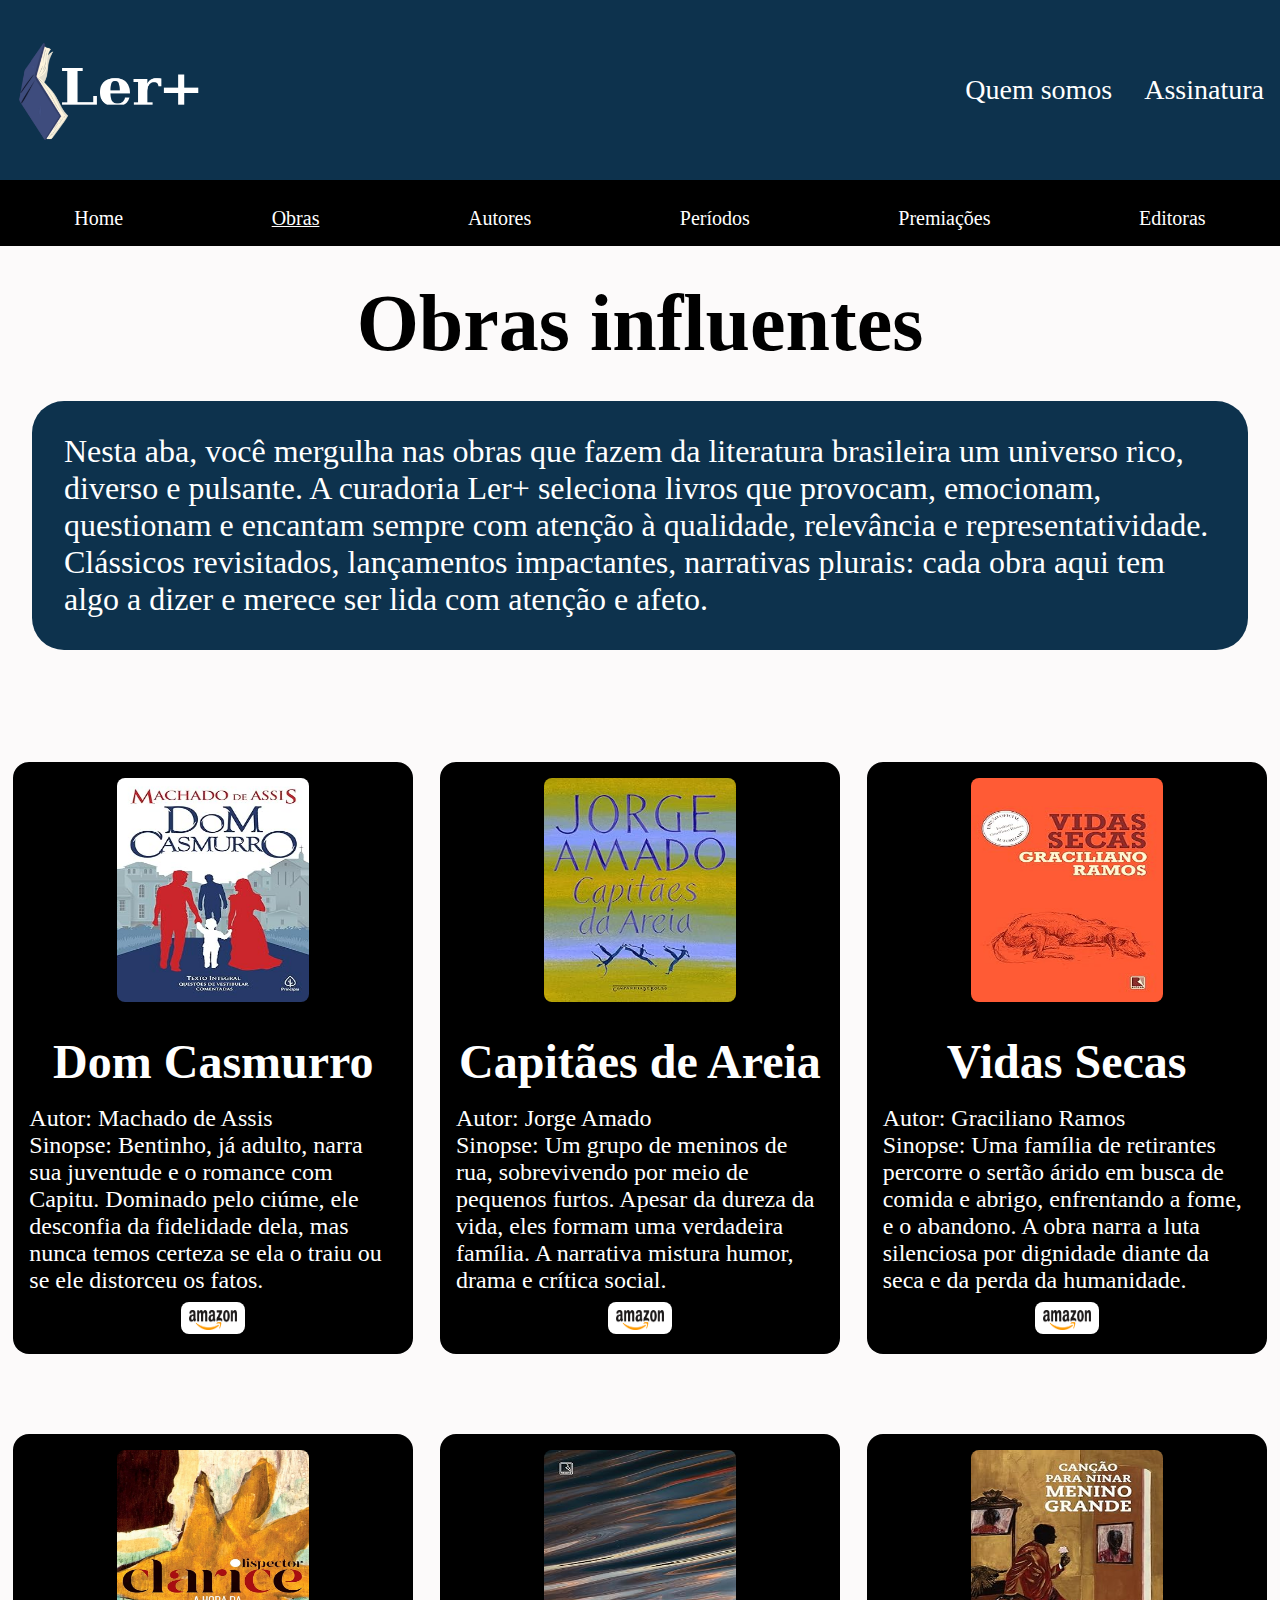
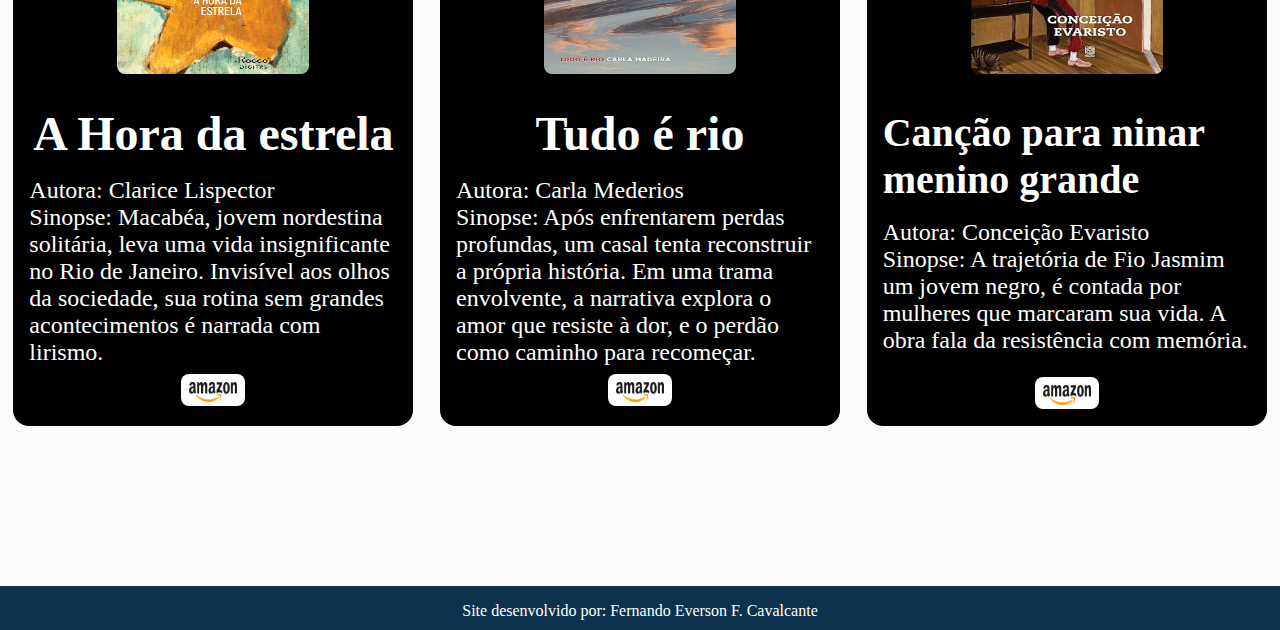
<file: obras.html>
<!--Página Obras-->

<!DOCTYPE html>
<html lang="pt-br">
<head>
    <meta charset="UTF-8">
    <meta name="viewport" content="width=device-width, initial-scale=1.0">
    <title>Ler + Obras</title>
 <link rel="shortcut icon" href="img/ler+logoalt.png" type="image/x-icon">
    <link rel="stylesheet" href="css/cabecalho-rodape.css">
    <link rel="stylesheet" href="css/obras.css">
</head>
<body>
      <div class="espaco_geral">
    <header>
<section class="topo">
  <div class="logo">
    <a href="index.html">
      <img src="img/ler+logo.png" alt="Logo ler+">
    </a>
  </div>

  <div class="menu-toggle" id="btn-menu">&#9776;</div>

  <div class="link_topo">
    <a href="quemsomos.html">Quem somos</a>
    <a href="assinatura.html">Assinatura</section></a>
  </div>
</section>
        <nav>
  <div class="menu-container">
    

    <div class="barra_navegacao" id="menu">
     
      <a href="index.html">Home</a>
       <section class="ativado">
      <a href="obras.html">Obras</a>
      </section>
      <a href="autores.html">Autores</a>
      <a href="periodos.html">Períodos</a>
      <a href="premiacoes.html">Premiações</a>
      <a href="editoras.html">Editoras</a>
      <a class="mobile" href="quemsomos.html">Quem somos</a>
      <a class="mobile" href="assinatura.html">Assinatura</a>
    </div>
  </div>
</nav>
<script src="javascript/menu.js"></script>
    </header>
    <main>
        
        <h1 class="titulo">Obras influentes</h1><!--feito para modifcar o titulo principal da pagina-->

        <section class="introducao"><!--feito para modificar a sessão de introdução, alinhamento, fundo e texto-->
        <p class="introducao_texto">Nesta aba, você mergulha nas obras que fazem da literatura brasileira um universo rico, diverso e pulsante. A curadoria Ler+ seleciona livros que provocam, emocionam, questionam e encantam sempre com atenção à qualidade, relevância e representatividade. Clássicos revisitados, lançamentos impactantes, narrativas plurais: cada obra aqui tem algo a dizer e merece ser lida com atenção e afeto.</p>
        </section>

         <!--Os comentarios dos seguintes codigos, são quase totalmente universais em toda essa pagina, os locais onde essa padrão não é seguido terão um comentario explicando-->

        <section class="sessao1"><!--feito para o alinhemnto das 3 primeiras sessões de obras-->

        <section class="conteudo"><!--feito para alinhas e modificar a image, titulo, e link como uma coisa só-->
        <img src="img/domcasmuro.jpg" class="conteudo_img" alt="domcasmuro">
        <h2 class="conteudo_titulo">Dom Casmurro</h2>
        <p class="conteudo_texto">Autor: Machado de Assis<br>
        Sinopse: Bentinho, já adulto, narra sua juventude e o romance com Capitu. Dominado pelo ciúme, ele desconfia da fidelidade dela, mas nunca temos certeza se ela o traiu ou se ele distorceu os fatos.</p>
        <a class="conteudo_link" href="https://www.amazon.com.br/Dom-Casmurro-Machado-Assis/dp/859431860X/ref=sr_1_1?adgrpid=81898279155&dib=eyJ2IjoiMSJ9.[base64].N6g_De1Q00yXvm3twfXi9ruTWylT-EUOlv7um71AyIg&dib_tag=se&hvadid=425982603721&hvdev=c&hvlocphy=20089&hvnetw=g&hvqmt=e&hvrand=17193753657535879081&hvtargid=kwd-676986121862&hydadcr=5629_11235159&keywords=dom+casmurro+amazon&mcid=6fcb18b502563838984dde74f5bcd717&qid=1751199902&sr=8-1" target="_blank"><img src="img/Amazon_logo.svg.png"></a>
        </section>

        <section class="conteudo">
        <img src="img/capitao.jpg" class="conteudo_img" alt="Capitaes de areia">
        <h2 class="conteudo_titulo">Capitães de Areia</h2>
        <p class="conteudo_texto"> Autor: Jorge Amado<br>
Sinopse: Um grupo de meninos de rua, sobrevivendo por meio de pequenos furtos. Apesar da dureza da vida, eles formam uma verdadeira família. A narrativa mistura humor, drama e crítica social.</p>
<div class="espacamento1"></div>
       
        <a  class="conteudo_link" href="https://www.amazon.com.br/Capit%C3%A3es-areia-Jorge-Amado/dp/8535914064/ref=sr_1_1?crid=2CFJOCETBHK9N&dib=eyJ2IjoiMSJ9.[base64].XVH8zL_EgmOHSalm0CihRz5IrD2_-oL0wy0vXJJp4ek&dib_tag=se&keywords=capit%C3%A3es+de+areia&qid=1751203746&s=books&sprefix=capit%2Cstripbooks%2C309&sr=1-1&ufe=app_do%3Aamzn1.fos.6d798eae-cadf-45de-946a-f477d47705b9" target="_blank"><img src="img/Amazon_logo.svg.png"></a>
        </div>
        </section>

        <section class="conteudo">
        <img class="conteudo_img" src="img/secas.jpg" alt="Vidas secas">
        <h2 class="conteudo_titulo">Vidas Secas</h2>
        <p class="conteudo_texto"> Autor: Graciliano Ramos<br>
Sinopse: Uma família de retirantes percorre o sertão árido em busca de comida e abrigo, enfrentando a fome, e o abandono. A obra narra a luta silenciosa por dignidade diante da seca e da perda da humanidade.</p>
<div class="espacamento2"></div>
        <a class="conteudo_link" href="https://www.amazon.com.br/Vidas-secas-Graciliano-Ramos/dp/8501114782/ref=sr_1_2?__mk_pt_BR=%C3%85M%C3%85%C5%BD%C3%95%C3%91&crid=3PHLTLMF2YBJD&dib=eyJ2IjoiMSJ9.[base64].0-FbejsCXwDIbuek_B5WDBD7puZAm4-vsrPC_dBb8fs&dib_tag=se&keywords=vidas+secas&qid=1751204612&sprefix=vidas+secas%2Caps%2C328&sr=8-2" target="_blank"><img src="img/Amazon_logo.svg.png"></a>
       
        </section>

        </section>

        <section class="sessao2"> <!--permite o alinhamento das outras 3 sessões de obras-->
        
        <section class="conteudo">
        <img class="conteudo_img" src="img/estrelas.jpg" alt="A hora da estrela">
        <h2 class="conteudo_titulo">A Hora  da estrela</h2>
        <p class="conteudo_texto">Autora: Clarice Lispector<br>
Sinopse: Macabéa, jovem nordestina solitária, leva uma vida insignificante no Rio de Janeiro. Invisível aos olhos da sociedade, sua rotina sem grandes acontecimentos é narrada com lirismo.</p>
        <div class="espacamento3"></div>

        <a class="conteudo_link" href="https://www.amazon.com.br/hora-estrela-Edi%C3%A7%C3%A3o-comemorativa/dp/6555320354" target="_blank"><img src="img/Amazon_logo.svg.png"></a>
        </div>
        </section>

        <section class="conteudo">
        <img class="conteudo_img" src="img/rio.jpg" alt="tudo é rio">
        <h2 class="conteudo_titulo">Tudo é rio</h2>
        <p Class="conteudo_texto">Autora: Carla Mederios<br>
Sinopse: Após enfrentarem perdas profundas, um casal tenta reconstruir a própria história. Em uma trama envolvente, a narrativa explora o amor que resiste à dor, e o perdão como caminho para recomeçar.</p>
<div class="espacamento4"></div>

        

        <a class="conteudo_link" href="https://www.amazon.com.br/Tudo-%C3%A9-rio-Carla-Madeira/dp/6555871784/ref=sr_1_1?__mk_pt_BR=%C3%85M%C3%85%C5%BD%C3%95%C3%91&crid=BC8INJAI3814&dib=eyJ2IjoiMSJ9.[base64].ZTzNshJXy6yLyVL8ykLovBkAw27ddeCnCldcRopyfbc&dib_tag=se&keywords=tudo+%C3%A9+rio&qid=1751207859&sprefix=tudo+%C3%A9+rio%2Caps%2C321&sr=8-1&ufe=app_do%3Aamzn1.fos.6d798eae-cadf-45de-946a-f477d47705b9" target="_blank"><img src="img/Amazon_logo.svg.png"></a>
        </div>
        </section>

        <section class="conteudo">
        <img class="conteudo_img" src="img/cancao.jpg" alt="cancao de ninar menino grande">
        <h2 class="conteudo_titulo_ninar">Canção para ninar menino grande</h2>
        <p class="conteudo_texto">Autora: Conceição Evaristo<br>
Sinopse: A trajetória de Fio Jasmim um jovem negro, é contada por mulheres que marcaram sua vida. A obra fala da resistência com memória.</p>
 <div class="espacamento5"></div>
       

        <a  class="conteudo_link"href="https://www.amazon.com.br/Can%C3%A7%C3%A3o-para-ninar-menino-grande/dp/6556020885/ref=sr_1_1?crid=DHPG03J471KA&dib=eyJ2IjoiMSJ9.JhUABS7ezOPmDyisqSFeuunZjlxLY8cyn1VDyhS1u9mosI6b8RYMy6-s5xW0ohBidAohJV78aLN4Pgy36j7f-GV_1Lton3kkDzRdS9dOlnk.wf7DTdfzia6PoFx420rpyV-7pLSHcZjwzhN-z_KF5iQ&dib_tag=se&keywords=can%C3%A7%C3%A3o+para+ninar+menino+grande&qid=1751208621&s=books&sprefix=can%C3%A7%C3%A3o+para+%2Cstripbooks%2C235&sr=1-1" target="_blank"><img src="img/Amazon_logo.svg.png"></a>
        </div>
        </section>

        </section>

    </main>
</div>


    <footer>
          <section class="rodape">
        <p>Site desenvolvido por: Fernando Everson F. Cavalcante</p>
        </section>
    </footer>
</body>
</html>
</file>
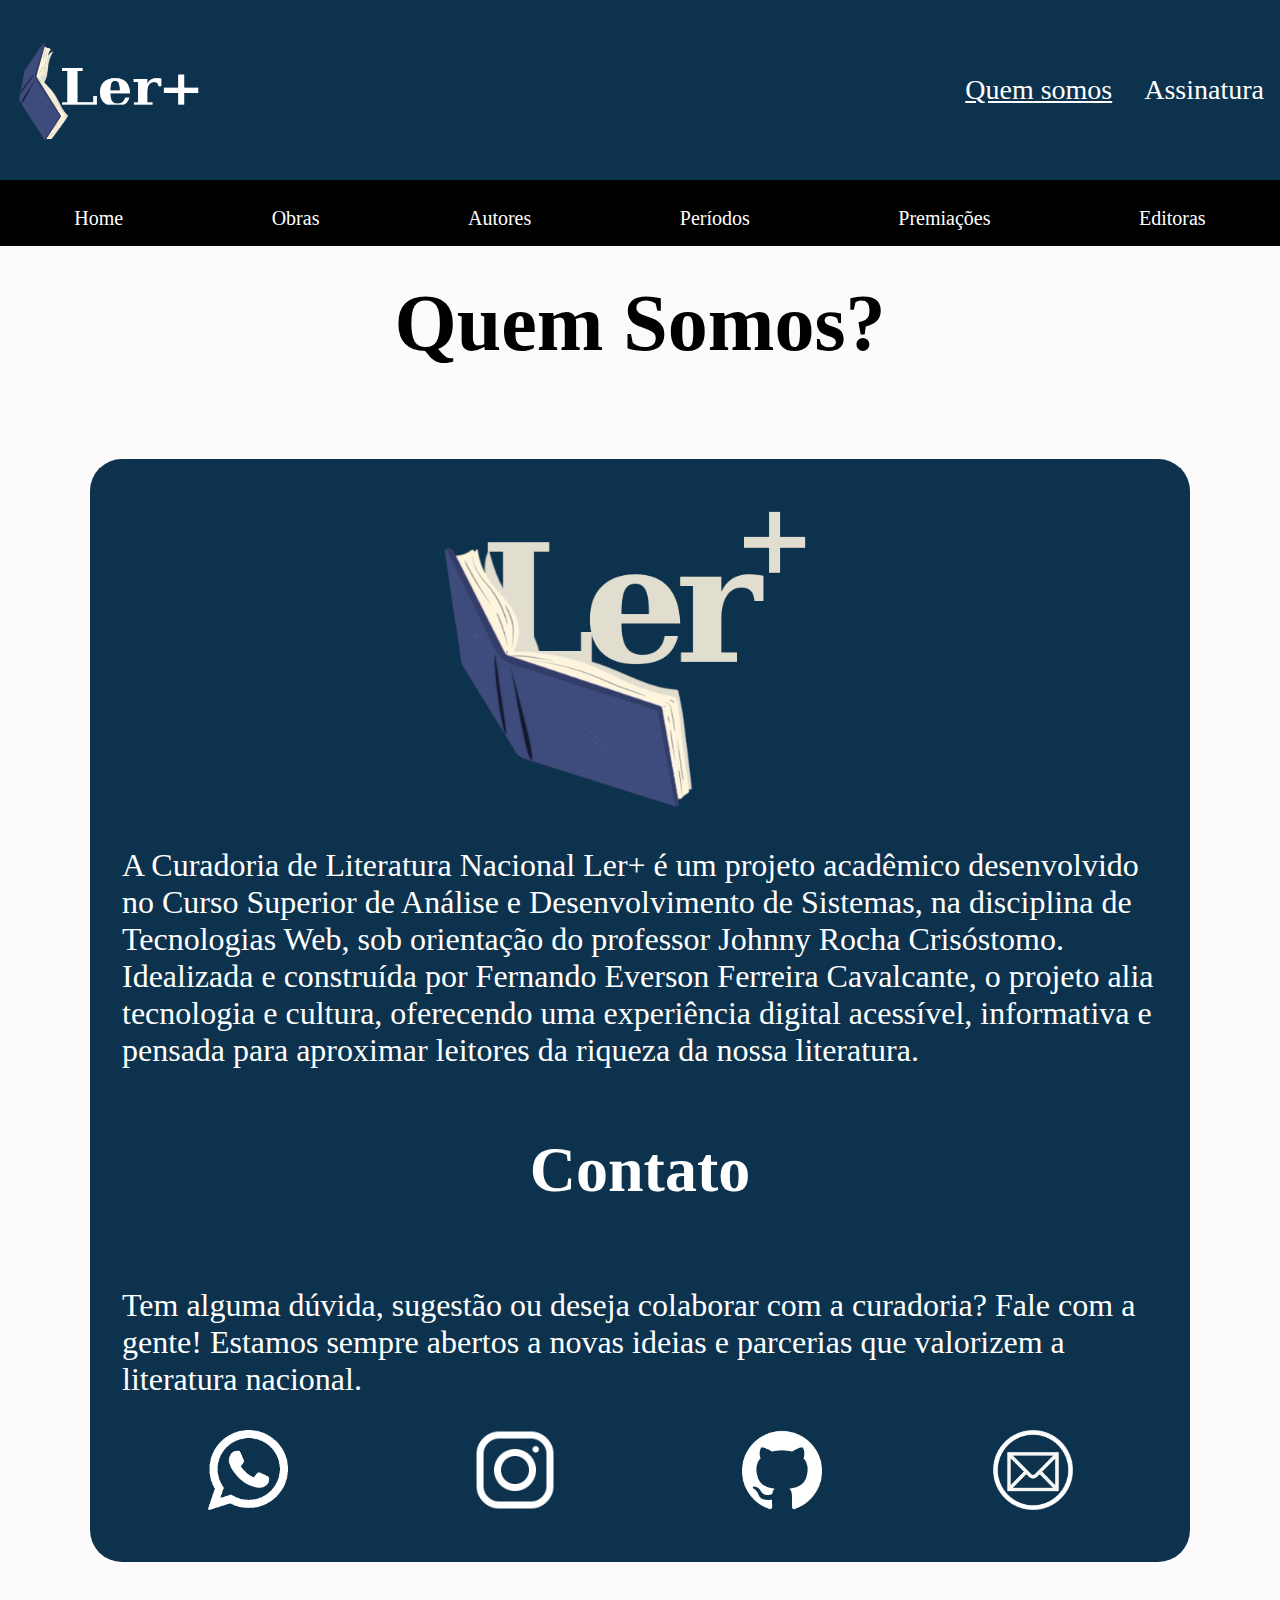
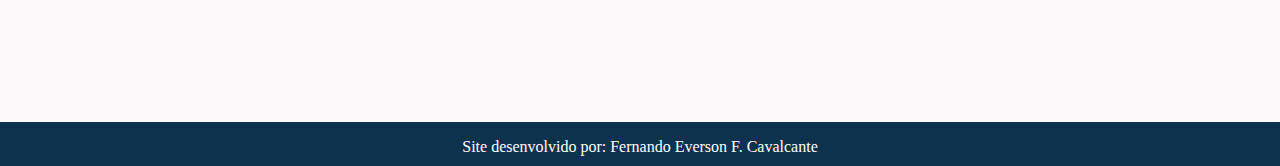
<file: pagina2.html>
<!--Página Quem Somos-->

<!DOCTYPE html>
<html lang="pt-br">
<head>
    <meta charset="UTF-8">
    <meta name="viewport" content="width=device-width, initial-scale=1.0">
    <title>Ler + Quem Somos</title>
 <link rel="shortcut icon" href="img/ler+logoalt.png" type="image/x-icon">
    <link rel="stylesheet" href="css/cabecalho-rodape.css">
    <link rel="stylesheet" href="css/style2.css">
</head>
<body>
    <header>
<section class="topo">
  <div class="logo">
    <a href="index.html">
      <img src="img/ler+logo.png" alt="Logo ler+">
    </a>
  </div>

  <div class="menu-toggle" id="btn-menu">&#9776;</div>

  <div class="link_topo">
    <a href="pagina2.html"><section class="ativado">Quem somos</section></a>
    <a href="pagina3.html">Assinatura</a>
  </div>
</section>
        <nav>
  <div class="menu-container">
    

    <div class="barra_navegacao" id="menu">
     
      <a href="index.html">Home</a>
      <a href="pagina4.html">Obras</a>
      </section>
      <a href="pagina5.html">Autores</a>
      <a href="pagina6.html">Períodos</a>
      <a href="pagina7.html">Premiações</a>
      <a href="pagina8.html">Editoras</a>
      <a class="mobile" href="pagina2.html"><section class="ativado">Quem somos</section></a>
      <a class="mobile" href="pagina3.html">Assinatura</a>
    </div>
  </div>
</nav>
<script src="javascript/menu.js"></script>

    <div class="espaco_geral">
    </header>


    <main>
       
        <h1 class="titulo">Quem Somos?</h1><!--titulo da pagina-->

        <section class="quemsomos"><!--section que para editar todos os elemntos internos como um-->

        <img src="img/ler+logoalt.png" class="quemsomos_img" alt="logo ler mais"><!--logo da Ler+ para edição-->

        <p class="quemsomos_texto">A Curadoria de Literatura Nacional Ler+ é um projeto acadêmico desenvolvido no Curso Superior de Análise e Desenvolvimento de Sistemas, na disciplina de Tecnologias Web, sob orientação do professor Johnny Rocha Crisóstomo.
        Idealizada e construída por Fernando Everson Ferreira Cavalcante, o projeto alia tecnologia e cultura, oferecendo uma experiência digital acessível, informativa e pensada para aproximar leitores da riqueza da nossa literatura.
        </p><!--texto principal da pagina para edição-->
        
        <h1 class="contato_titulo">Contato</h1><!--Titulo da sessão contato para edição-->

        <p class="contato_texto"> Tem alguma dúvida, sugestão ou deseja colaborar com a curadoria?
        Fale com a gente! Estamos sempre abertos a novas ideias e parcerias que valorizem a literatura nacional.</p><!--texto da sessão contato-->

        <div class="contato"><!--div para editar os icones de contato-->
        <a href="https://wa.me/5588921631732" target="_blank"><img class="contato_img" src="img/zap.png" alt="icone whatsapp"></a>
        <a href="https://www.instagram.com/soda._.fern/" target="_blank">

          <img id="contato_img_instagram" src="img/instagram.png" alt="icone instagram"><!--id para edição unica do icone do instagram-->
          
        </a>
        <a href="https://github.com/Fernando-Ferreira-Cavalcante" target="_blank"><img class="contato_img" src="img/github.png" alt="icone github"></a>
        <a href="mailto:sodafern444@gmail.com" target="_blank"><img class="contato_img" src="img/email.png" alt="icone email"></a>
        </div>
        </section>

    </main>
</div>
    <footer class="rodape">
      
        <p>Site desenvolvido por: Fernando Everson F. Cavalcante</p>

    </footer>
</body>
</html>
</file>
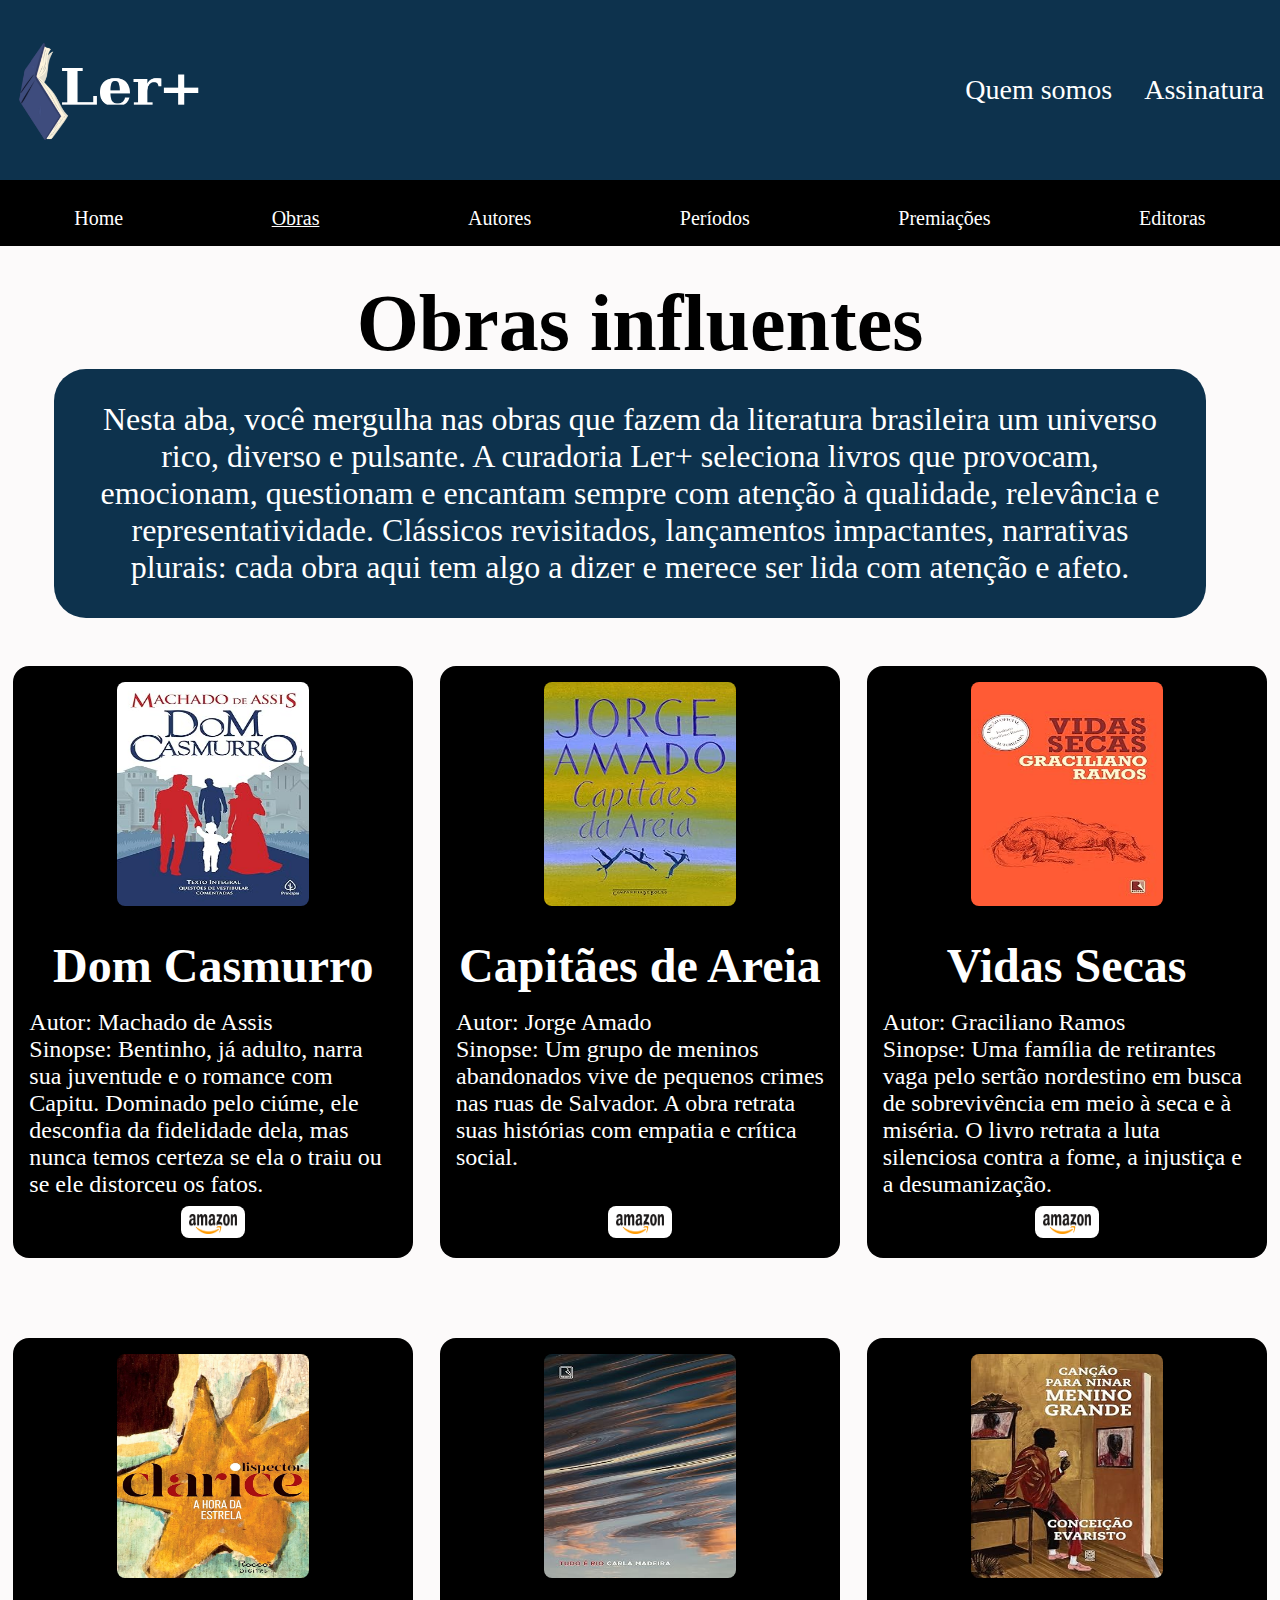
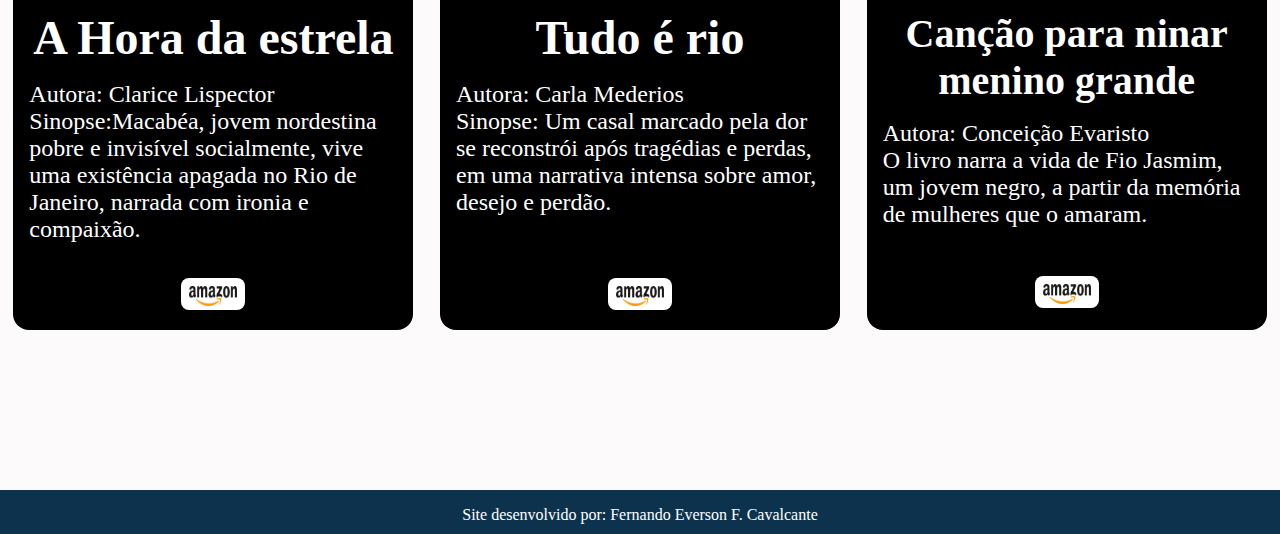
<file: pagina4.html>
<!--Página Obras-->

<!DOCTYPE html>
<html lang="pt-br">
<head>
    <meta charset="UTF-8">
    <meta name="viewport" content="width=device-width, initial-scale=1.0">
    <title>Ler + Obras</title>
 <link rel="shortcut icon" href="img/ler+logoalt.png" type="image/x-icon">
    <link rel="stylesheet" href="css/cabecalho-rodape.css">
    <link rel="stylesheet" href="css/style4.css">
</head>
<body>
      <div class="espaco_geral">
    <header>
<section class="topo">
  <div class="logo">
    <a href="index.html">
      <img src="img/ler+logo.png" alt="Logo ler+">
    </a>
  </div>

  <div class="menu-toggle" id="btn-menu">&#9776;</div>

  <div class="link_topo">
    <a href="pagina2.html">Quem somos</a>
    <a href="pagina3.html">Assinatura</section></a>
  </div>
</section>
        <nav>
  <div class="menu-container">
    

    <div class="barra_navegacao" id="menu">
     
      <a href="index.html">Home</a>
       <section class="ativado">
      <a href="pagina4.html">Obras</a>
      </section>
      <a href="pagina5.html">Autores</a>
      <a href="pagina6.html">Períodos</a>
      <a href="pagina7.html">Premiações</a>
      <a href="pagina8.html">Editoras</a>
      <a class="mobile" href="pagina2.html">Quem somos</a>
      <a class="mobile" href="pagina3.html">Assinatura</a>
    </div>
  </div>
</nav>
<script src="javascript/menu.js"></script>
    </header>
    <main>
        
        <h1 class="titulo">Obras influentes</h1><!--feito para modifcar o titulo principal da pagina-->

        <section class="introducao"><!--feito para modificar a sessão de introdução, alinhamento, fundo e texto-->
        <p class="introducao_texto">Nesta aba, você mergulha nas obras que fazem da literatura brasileira um universo rico, diverso e pulsante. A curadoria Ler+ seleciona livros que provocam, emocionam, questionam e encantam sempre com atenção à qualidade, relevância e representatividade. Clássicos revisitados, lançamentos impactantes, narrativas plurais: cada obra aqui tem algo a dizer e merece ser lida com atenção e afeto.</p>
        </section>

         <!--Os comentarios dos seguintes codigos, são quase totalmente universais em toda essa pagina, os locais onde essa padrão não é seguido terão um comentario explicando-->

        <section class="sessao1"><!--feito para o alinhemnto das 3 primeiras sessões de obras-->

        <section class="conteudo"><!--feito para alinhas e modificar a image, titulo, e link como uma coisa só-->
        <img src="img/domcasmuro.jpg" class="conteudo_img">
        <h2 class="conteudo_titulo">Dom Casmurro</h2>
        <p class="conteudo_texto">Autor: Machado de Assis<br>
        Sinopse: Bentinho, já adulto, narra sua juventude e o romance com Capitu. Dominado pelo ciúme, ele desconfia da fidelidade dela, mas nunca temos certeza se ela o traiu ou se ele distorceu os fatos.</p>
        <a class="conteudo_link" href="https://www.amazon.com.br/Dom-Casmurro-Machado-Assis/dp/859431860X/ref=sr_1_1?adgrpid=81898279155&dib=eyJ2IjoiMSJ9.[base64].N6g_De1Q00yXvm3twfXi9ruTWylT-EUOlv7um71AyIg&dib_tag=se&hvadid=425982603721&hvdev=c&hvlocphy=20089&hvnetw=g&hvqmt=e&hvrand=17193753657535879081&hvtargid=kwd-676986121862&hydadcr=5629_11235159&keywords=dom+casmurro+amazon&mcid=6fcb18b502563838984dde74f5bcd717&qid=1751199902&sr=8-1" target="_blank"><img src="img/Amazon_logo.svg.png"></a>
        </section>

        <section class="conteudo">
        <img src="img/capitao.jpg" class="conteudo_img">
        <h2 class="conteudo_titulo">Capitães de Areia</h2>
        <p class="conteudo_texto"> Autor: Jorge Amado<br>Sinopse: Um grupo de meninos abandonados vive de pequenos crimes nas ruas de Salvador. A obra retrata suas histórias com empatia e crítica social.</p>
        <div class="espacamento1"><!--Arruma o alinhamento do link da sessão "capitães de areia"-->

        <a  class="conteudo_link" href="https://www.amazon.com.br/Capit%C3%A3es-areia-Jorge-Amado/dp/8535914064/ref=sr_1_1?crid=2CFJOCETBHK9N&dib=eyJ2IjoiMSJ9.[base64].XVH8zL_EgmOHSalm0CihRz5IrD2_-oL0wy0vXJJp4ek&dib_tag=se&keywords=capit%C3%A3es+de+areia&qid=1751203746&s=books&sprefix=capit%2Cstripbooks%2C309&sr=1-1&ufe=app_do%3Aamzn1.fos.6d798eae-cadf-45de-946a-f477d47705b9" target="_blank"><img src="img/Amazon_logo.svg.png"></a>
        </div>
        </section>

        <section class="conteudo">
        <img class="conteudo_img" src="img/secas.jpg">
        <h2 class="conteudo_titulo">Vidas Secas</h2>
        <p class="conteudo_texto"> Autor: Graciliano Ramos<br>Sinopse: Uma família de retirantes vaga pelo sertão nordestino em busca de sobrevivência em meio à seca e à miséria. O livro retrata a luta silenciosa contra a fome, a injustiça e a desumanização.</p>
        <a class="conteudo_link" href="https://www.amazon.com.br/Vidas-secas-Graciliano-Ramos/dp/8501114782/ref=sr_1_2?__mk_pt_BR=%C3%85M%C3%85%C5%BD%C3%95%C3%91&crid=3PHLTLMF2YBJD&dib=eyJ2IjoiMSJ9.[base64].0-FbejsCXwDIbuek_B5WDBD7puZAm4-vsrPC_dBb8fs&dib_tag=se&keywords=vidas+secas&qid=1751204612&sprefix=vidas+secas%2Caps%2C328&sr=8-2" target="_blank"><img src="img/Amazon_logo.svg.png"></a>
        </section>

        </section>

        <section class="sessao2"> <!--permite o alinhamento das outras 3 sessões de obras-->
        
        <section class="conteudo">
        <img class="conteudo_img" src="img/estrelas.jpg">
        <h2 class="conteudo_titulo">A Hora  da estrela</h2>
        <p class="conteudo_texto">Autora: Clarice Lispector<br> Sinopse:Macabéa, jovem nordestina pobre e invisível socialmente, vive uma existência apagada no Rio de Janeiro, narrada com ironia e compaixão.</p>
        <div class="espacamento2"><!--Arruma o alinhamento do link da sessão "A hora da estrela"-->

        <a class="conteudo_link" href="https://www.amazon.com.br/hora-estrela-Edi%C3%A7%C3%A3o-comemorativa/dp/6555320354" target="_blank"><img src="img/Amazon_logo.svg.png"></a>
        </div>
        </section>

        <section class="conteudo">
        <img class="conteudo_img" src="img/rio.jpg">
        <h2 class="conteudo_titulo">Tudo é rio</h2>
        <p Class="conteudo_texto">Autora: Carla Mederios<br> Sinopse: Um casal marcado pela dor se reconstrói após tragédias e perdas, em uma narrativa intensa sobre amor, desejo e perdão.</p>

         <div class="espacamento3"><!--Arruma o alinhamento do link da sessão "Tudo é rio"-->

        <a class="conteudo_link" href="https://www.amazon.com.br/Tudo-%C3%A9-rio-Carla-Madeira/dp/6555871784/ref=sr_1_1?__mk_pt_BR=%C3%85M%C3%85%C5%BD%C3%95%C3%91&crid=BC8INJAI3814&dib=eyJ2IjoiMSJ9.[base64].ZTzNshJXy6yLyVL8ykLovBkAw27ddeCnCldcRopyfbc&dib_tag=se&keywords=tudo+%C3%A9+rio&qid=1751207859&sprefix=tudo+%C3%A9+rio%2Caps%2C321&sr=8-1&ufe=app_do%3Aamzn1.fos.6d798eae-cadf-45de-946a-f477d47705b9" target="_blank"><img src="img/Amazon_logo.svg.png"></a>
        </div>
        </section>

        <section class="conteudo">
        <img class="conteudo_img" src="img/cancao.jpg">
        <h2 class="conteudo_titulo_ninar">Canção para ninar menino grande</h2>
        <p class="conteudo_texto">Autora: Conceição Evaristo<br>O livro narra a vida de Fio Jasmim, um jovem negro, a partir da memória de mulheres que o amaram.</p>

        <div class="espacamento4"><!--Arruma o alinhamento do link da sessão "Canção de ninar menino grande"-->

        <a  class="conteudo_link"href="https://www.amazon.com.br/Can%C3%A7%C3%A3o-para-ninar-menino-grande/dp/6556020885/ref=sr_1_1?crid=DHPG03J471KA&dib=eyJ2IjoiMSJ9.JhUABS7ezOPmDyisqSFeuunZjlxLY8cyn1VDyhS1u9mosI6b8RYMy6-s5xW0ohBidAohJV78aLN4Pgy36j7f-GV_1Lton3kkDzRdS9dOlnk.wf7DTdfzia6PoFx420rpyV-7pLSHcZjwzhN-z_KF5iQ&dib_tag=se&keywords=can%C3%A7%C3%A3o+para+ninar+menino+grande&qid=1751208621&s=books&sprefix=can%C3%A7%C3%A3o+para+%2Cstripbooks%2C235&sr=1-1" target="_blank"><img src="img/Amazon_logo.svg.png"></a>
        </div>
        </section>

        </section>

    </main>
</div>


    <footer>
          <section class="rodape">
        <p>Site desenvolvido por: Fernando Everson F. Cavalcante</p>
        </section>
    </footer>
</body>
</html>
</file>
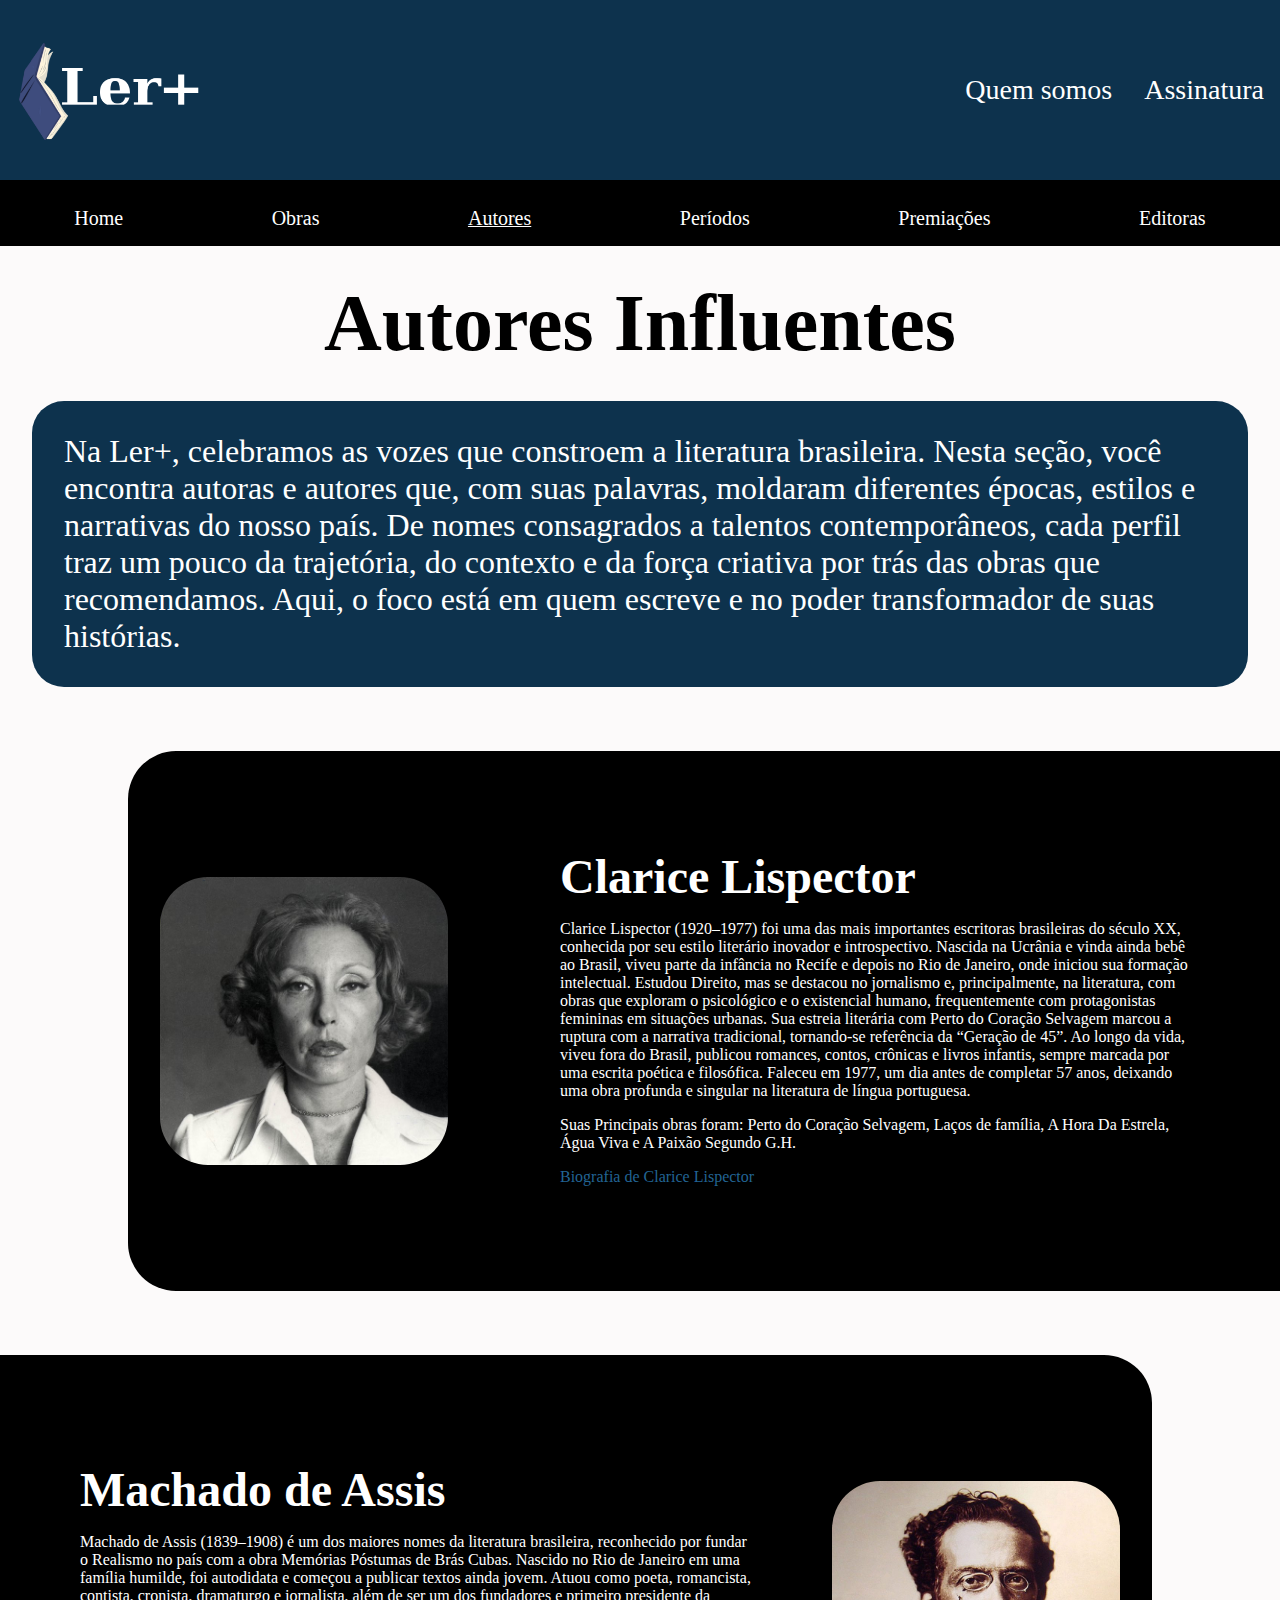
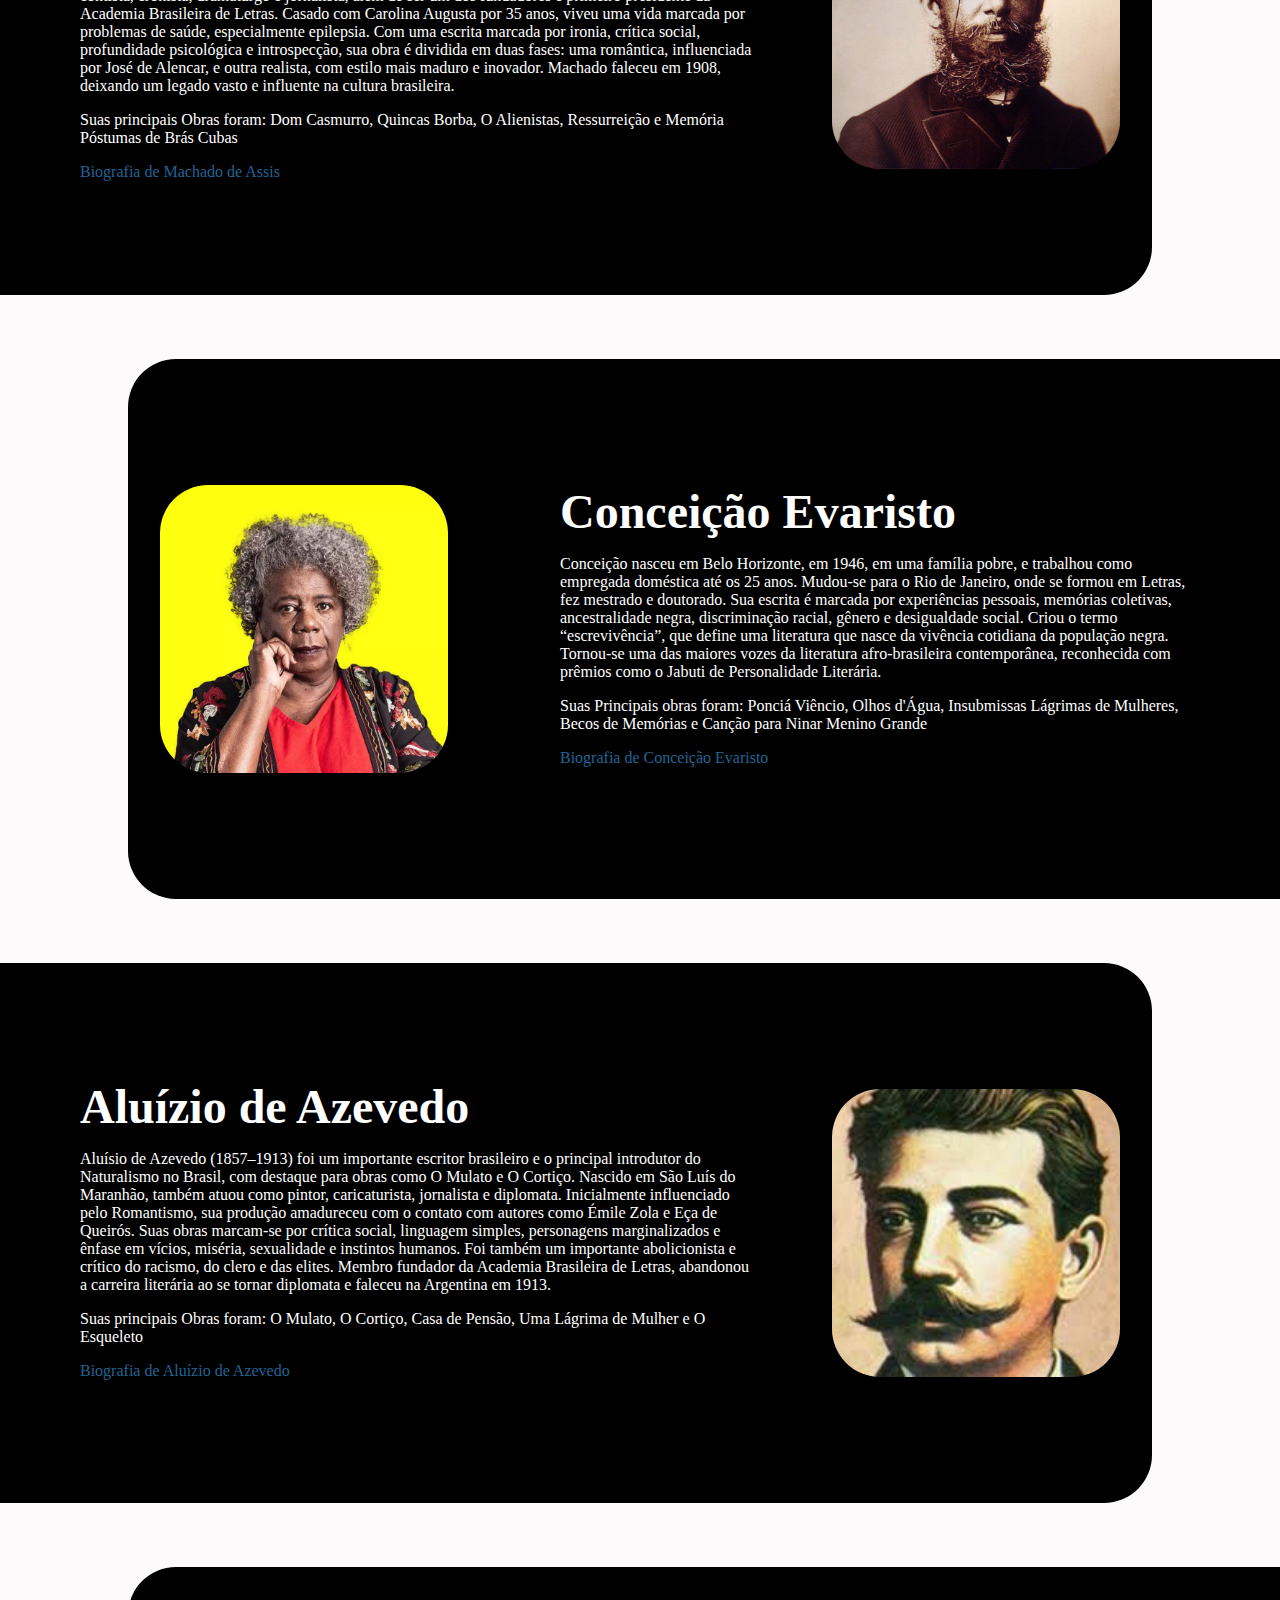
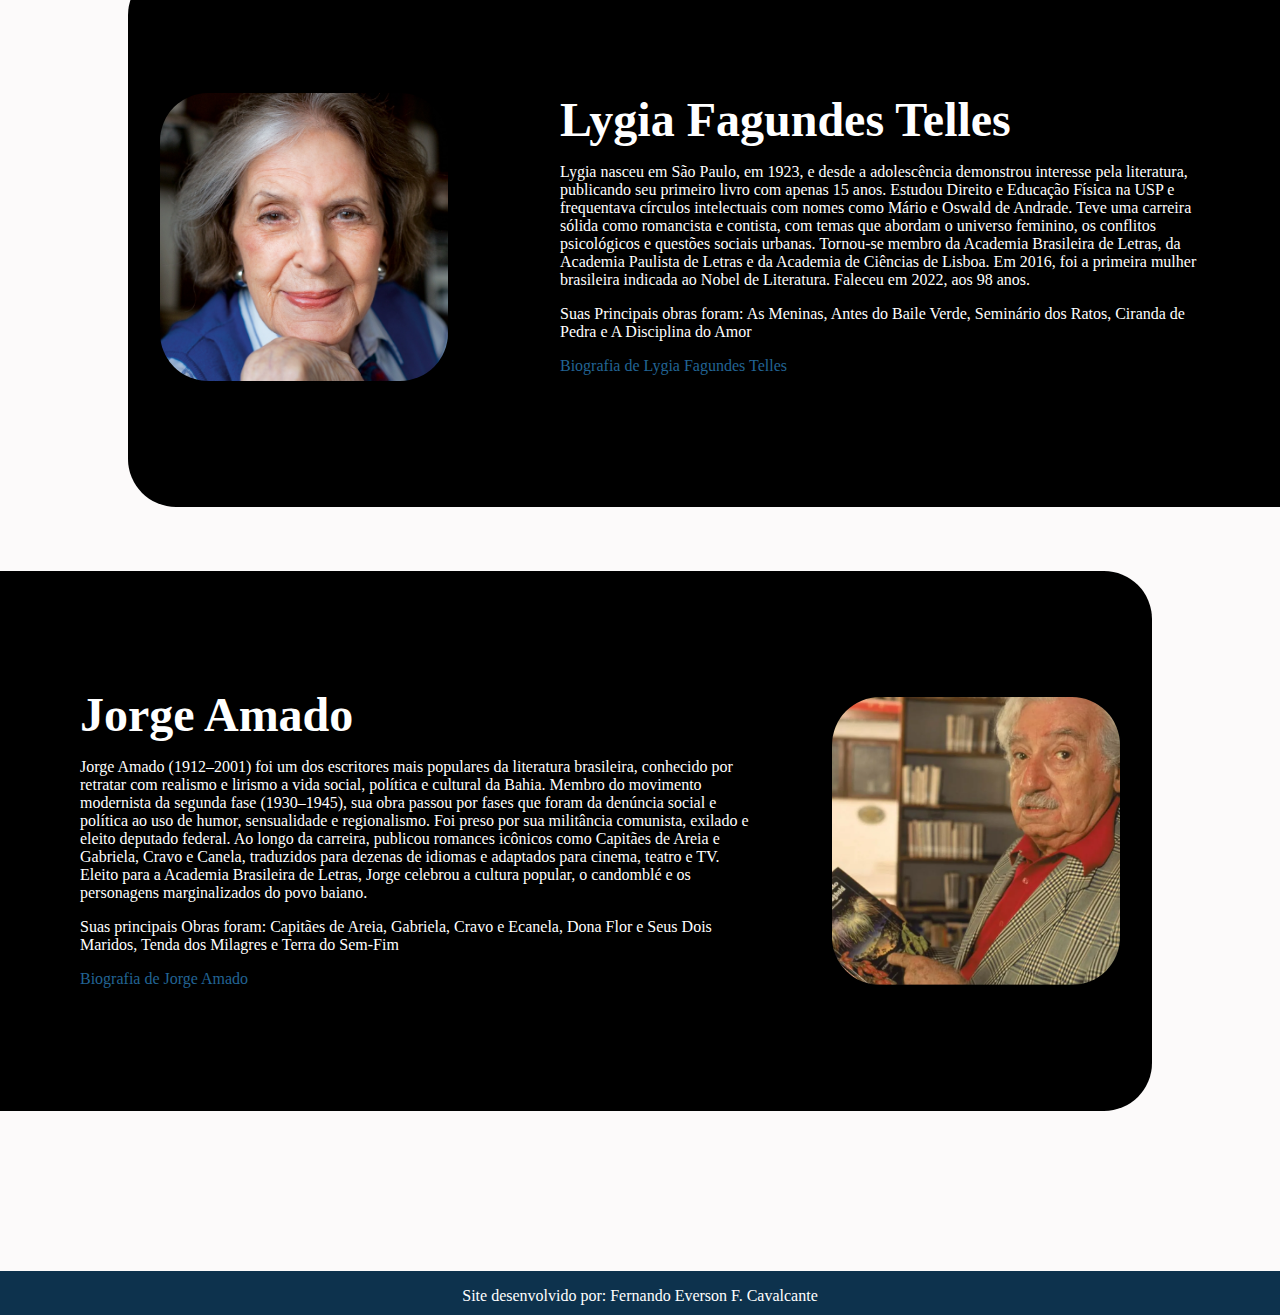
<file: pagina5.html>
<!--Página Autores-->

<!DOCTYPE html>
<html lang="pt-br">
<head>
    <meta charset="UTF-8">
    <meta name="viewport" content="width=device-width, initial-scale=1.0">
    <title>Ler + Autores</title>
   <link rel="shortcut icon" href="img/ler+logoalt.png" type="image/x-icon">
    <link rel="stylesheet" href="css/cabecalho-rodape.css">
    <link rel="stylesheet" href="css/style5.css">
</head>
<body>
  
    <div class="espaco_geral">

  <header>
<section class="topo">
  <div class="logo">
    <a href="index.html">
      <img src="img/ler+logo.png" alt="Logo ler+">
    </a>
  </div>

  <div class="menu-toggle" id="btn-menu">&#9776;</div>

  <div class="link_topo">
    <a href="pagina2.html">Quem somos</a>
    <a href="pagina3.html">Assinatura</a>
  </div>
</section>
        <nav>
  <div class="menu-container">
    

    <div class="barra_navegacao" id="menu">
     
      <a href="index.html">Home</a>
      <a href="pagina4.html">Obras</a>
        <section class="ativado">
      <a href="pagina5.html">Autores</a>
        </section>
      <a href="pagina6.html">Períodos</a>
      <a href="pagina7.html">Premiações</a>
      <a href="pagina8.html">Editoras</a>
      <a class="mobile" href="pagina2.html">Quem somos</a>
      <a class="mobile" href="pagina3.html">Assinatura</a>
    </div>
  </div>
</nav>
<script src="javascript/menu.js"></script>
    </header>

    <main>
        <h1 class="titulo">Autores Influentes</h1><!--edita o titulo principal da pagina-->

        <section class="introducao"><!--edita o fundo da introdução-->
        <p class="introducao_texto">Na Ler+, celebramos as vozes que constroem a literatura brasileira. Nesta seção, você encontra autoras e autores que, com suas palavras, moldaram diferentes épocas, estilos e narrativas do nosso país. De nomes consagrados a talentos contemporâneos, cada perfil traz um pouco da trajetória, do contexto e da força criativa por trás das obras que recomendamos. Aqui, o foco está em quem escreve e no poder transformador de suas histórias.</p><!--edita o texto da introdução-->
        </section>

        <section class="autores1"><!--edita o alinhamento das sessões de autores alinhadas a direita da pagina-->
        <div class="autores1_img_container"><!--container para auxiliar a edição da imagem-->

        <img class="autores1_img"src="img/lispector.avif"></img><!--imagens dos autores-->

        </div>
        <div class="autores1_conteudo"><!--edita diretamente o conteudo mesmo das sessões, alinha o titulo, texto, link para biografia -->

        <h3 class="autores1_titulo">Clarice Lispector</h3><!--titulo da sessão do autores que esta sendo comentado-->

        <p class="autores1_texto">Clarice Lispector (1920–1977) foi uma das mais importantes escritoras brasileiras do século XX, conhecida por seu estilo literário inovador e introspectivo. Nascida na Ucrânia e vinda ainda bebê ao Brasil, viveu parte da infância no Recife e depois no Rio de Janeiro, onde iniciou sua formação intelectual. Estudou Direito, mas se destacou no jornalismo e, principalmente, na literatura, com obras que exploram o psicológico e o existencial humano, frequentemente com protagonistas femininas em situações urbanas. Sua estreia literária com Perto do Coração Selvagem marcou a ruptura com a narrativa tradicional, tornando-se referência da “Geração de 45”. Ao longo da vida, viveu fora do Brasil, publicou romances, contos, crônicas e livros infantis, sempre marcada por uma escrita poética e filosófica. Faleceu em 1977, um dia antes de completar 57 anos, deixando uma obra profunda e singular na literatura de língua portuguesa.</p>
        <p class="autores1_obras">Suas Principais obras foram: Perto do Coração Selvagem, Laços de família, A Hora Da Estrela, Água Viva e A Paixão Segundo G.H.</p><!--edita o texto do autor que esta sendo comentado-->

        <a class="autores1_link" href="https://www.ebiografia.com/clarice_lispector/" target="_blank">Biografia de Clarice Lispector</a><!--edita o link para biografia dos autores-->

        </div>
        </section>

        <section class="autores2"><!--edita o alinhamento das sessões de autores alinhadas a esquerda da pagina-->
        <div class="autores2_conteudo">
        <h3 class="autores2_titulo">Machado de Assis</h3>
        <p class="autores2_texto">Machado de Assis (1839–1908) é um dos maiores nomes da literatura brasileira, reconhecido por fundar o Realismo no país com a obra Memórias Póstumas de Brás Cubas. Nascido no Rio de Janeiro em uma família humilde, foi autodidata e começou a publicar textos ainda jovem. Atuou como poeta, romancista, contista, cronista, dramaturgo e jornalista, além de ser um dos fundadores e primeiro presidente da Academia Brasileira de Letras. Casado com Carolina Augusta por 35 anos, viveu uma vida marcada por problemas de saúde, especialmente epilepsia. Com uma escrita marcada por ironia, crítica social, profundidade psicológica e introspecção, sua obra é dividida em duas fases: uma romântica, influenciada por José de Alencar, e outra realista, com estilo mais maduro e inovador. Machado faleceu em 1908, deixando um legado vasto e influente na cultura brasileira.</p>
        <p class="autores2_obras">Suas principais Obras foram: Dom Casmurro, Quincas Borba, O Alienistas, Ressurreição e Memória Póstumas de Brás Cubas</p>
        <a class="autores2_link" href="https://www.todamateria.com.br/machado-de-assis/"target="_blank">Biografia de Machado de Assis</a>
        </div>
                <div class="autores2_img_container">
        <img class="autores2_img"src="img/machado.jpg"></img>
        </div>
        </section>


        <section class="autores1">
        <div class="autores1_img_container">
        <img class="autores1_img" src="img/evaristo.webp"></img>
        </div>
        <div class="autores1_conteudo">
        <h3 class="autores1_titulo">Conceição Evaristo</h3>
        <p class="autores1_texto">Conceição nasceu em Belo Horizonte, em 1946, em uma família pobre, e trabalhou como empregada doméstica até os 25 anos. Mudou-se para o Rio de Janeiro, onde se formou em Letras, fez mestrado e doutorado.
        Sua escrita é marcada por experiências pessoais, memórias coletivas, ancestralidade negra, discriminação racial, gênero e desigualdade social. Criou o termo “escrevivência”, que define uma literatura que nasce da vivência cotidiana da população negra.
        Tornou-se uma das maiores vozes da literatura afro-brasileira contemporânea, reconhecida com prêmios como o Jabuti de Personalidade Literária.</p>
        <p class="autores1_obras">Suas Principais obras foram: Ponciá Viêncio, Olhos d'Água, Insubmissas Lágrimas de Mulheres, Becos de Memórias e Canção para Ninar Menino Grande</p>
        <a class="autores1_link" href="https://www.todamateria.com.br/conceicao-evaristo/" target="_blank">Biografia de Conceição Evaristo</a>
        </div>
        </section>


        <section class="autores2">
        <div class="autores2_conteudo">
        <h3 class="autores2_titulo">Aluízio de Azevedo</h3>
        <p class="autores2_texto">Aluísio de Azevedo (1857–1913) foi um importante escritor brasileiro e o principal introdutor do Naturalismo no Brasil, com destaque para obras como O Mulato e O Cortiço. Nascido em São Luís do Maranhão, também atuou como pintor, caricaturista, jornalista e diplomata. Inicialmente influenciado pelo Romantismo, sua produção amadureceu com o contato com autores como Émile Zola e Eça de Queirós. Suas obras marcam-se por crítica social, linguagem simples, personagens marginalizados e ênfase em vícios, miséria, sexualidade e instintos humanos. Foi também um importante abolicionista e crítico do racismo, do clero e das elites. Membro fundador da Academia Brasileira de Letras, abandonou a carreira literária ao se tornar diplomata e faleceu na Argentina em 1913.</p>
        <p class="autores2_obras">Suas principais Obras foram: O Mulato, O Cortiço, Casa de Pensão, Uma Lágrima de Mulher e O Esqueleto</p>
        <a class="autores2_link" href="https://www.todamateria.com.br/aluisio-de-azevedo/"target="_blank">Biografia de Aluízio de Azevedo</a>
        </div>
                <div class="autores2_img_container">
        <img class="autores2_img" src="img/azevedo.jpg"></img>
        </div>
        </section>

        <section class="autores1">
        <div class="autores1_img_container">
        <img class="autores1_img" src="img/lygia.jpg"></img>
        </div>
        <div class="autores1_conteudo">
        <h3 class="autores1_titulo">Lygia Fagundes Telles</h3>
        <p class="autores1_texto">Lygia nasceu em São Paulo, em 1923, e desde a adolescência demonstrou interesse pela literatura, publicando seu primeiro livro com apenas 15 anos. Estudou Direito e Educação Física na USP e frequentava círculos intelectuais com nomes como Mário e Oswald de Andrade.
        Teve uma carreira sólida como romancista e contista, com temas que abordam o universo feminino, os conflitos psicológicos e questões sociais urbanas. Tornou-se membro da Academia Brasileira de Letras, da Academia Paulista de Letras e da Academia de Ciências de Lisboa. Em 2016, foi a primeira mulher brasileira indicada ao Nobel de Literatura.
        Faleceu em 2022, aos 98 anos.</p>
        <p class="autores1_obras">Suas Principais obras foram: As Meninas, Antes do Baile Verde, Seminário dos Ratos, Ciranda de Pedra e A Disciplina do Amor</p>
        <a class="autores1_link" href="https://www.ebiografia.com/lygia_fagundes_telles/" target="_blank">Biografia de Lygia Fagundes Telles</a>
        </div>
        </section>

        <section class="autores2">
        <div class="autores2_conteudo">
        <h3 class="autores2_titulo">Jorge Amado</h3>
        <p class="autores2_texto">Jorge Amado (1912–2001) foi um dos escritores mais populares da literatura brasileira, conhecido por retratar com realismo e lirismo a vida social, política e cultural da Bahia. Membro do movimento modernista da segunda fase (1930–1945), sua obra passou por fases que foram da denúncia social e política ao uso de humor, sensualidade e regionalismo. Foi preso por sua militância comunista, exilado e eleito deputado federal. Ao longo da carreira, publicou romances icônicos como Capitães de Areia e Gabriela, Cravo e Canela, traduzidos para dezenas de idiomas e adaptados para cinema, teatro e TV. Eleito para a Academia Brasileira de Letras, Jorge celebrou a cultura popular, o candomblé e os personagens marginalizados do povo baiano.</p>
        <p class="autores2_obras">Suas principais Obras foram: Capitães de Areia, Gabriela, Cravo e Ecanela, Dona Flor e Seus Dois Maridos, Tenda dos Milagres e Terra do Sem-Fim</p>
        <a class="autores2_link" href="https://www.ebiografia.com/jorge_amado/" target="_blank">Biografia de Jorge Amado</a>
        </div>
        <div class="autores2_img_container">
        <img class="autores2_img" src="img/jorge.webp"></img>
        </div>
        </section>


    </main>
 </div>
    <footer>
         <section class="rodape">
        <p>Site desenvolvido por: Fernando Everson F. Cavalcante</p>
        </section>
    </footer>
</body>
</html>
</file>
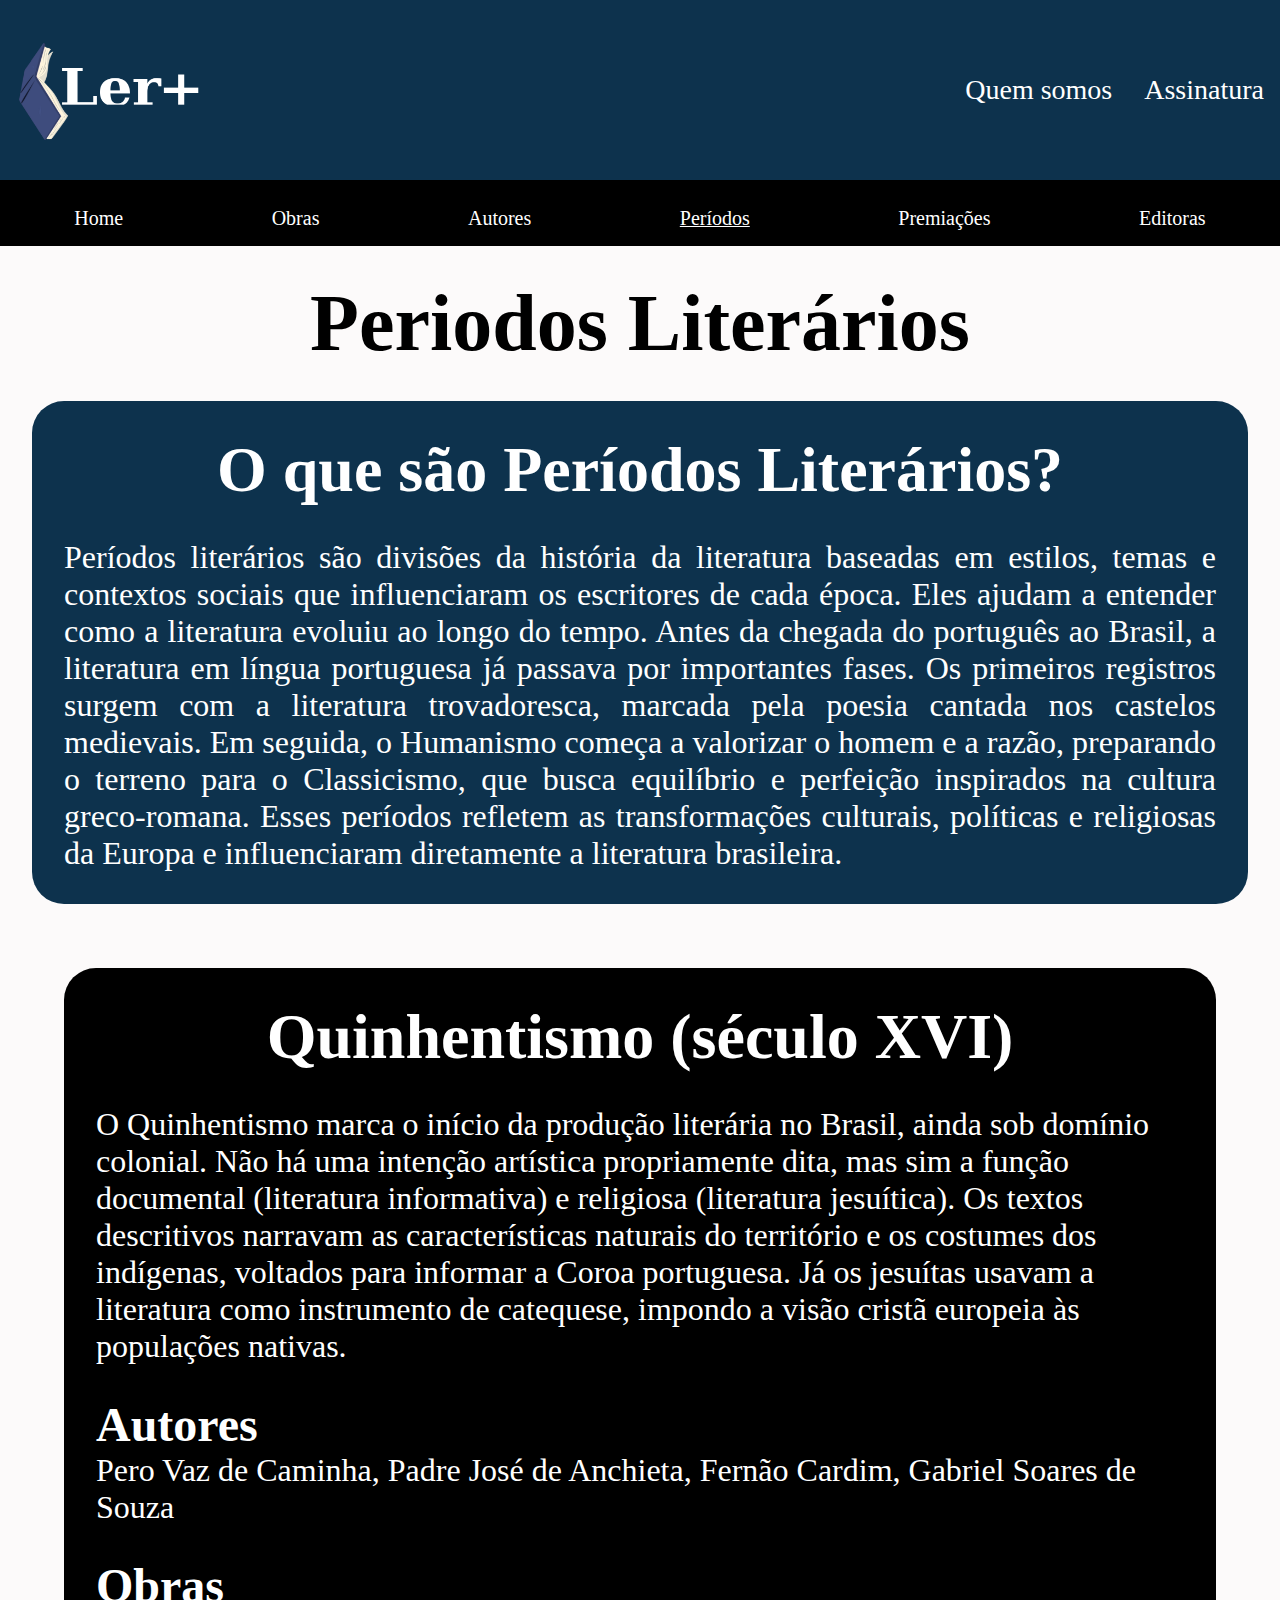
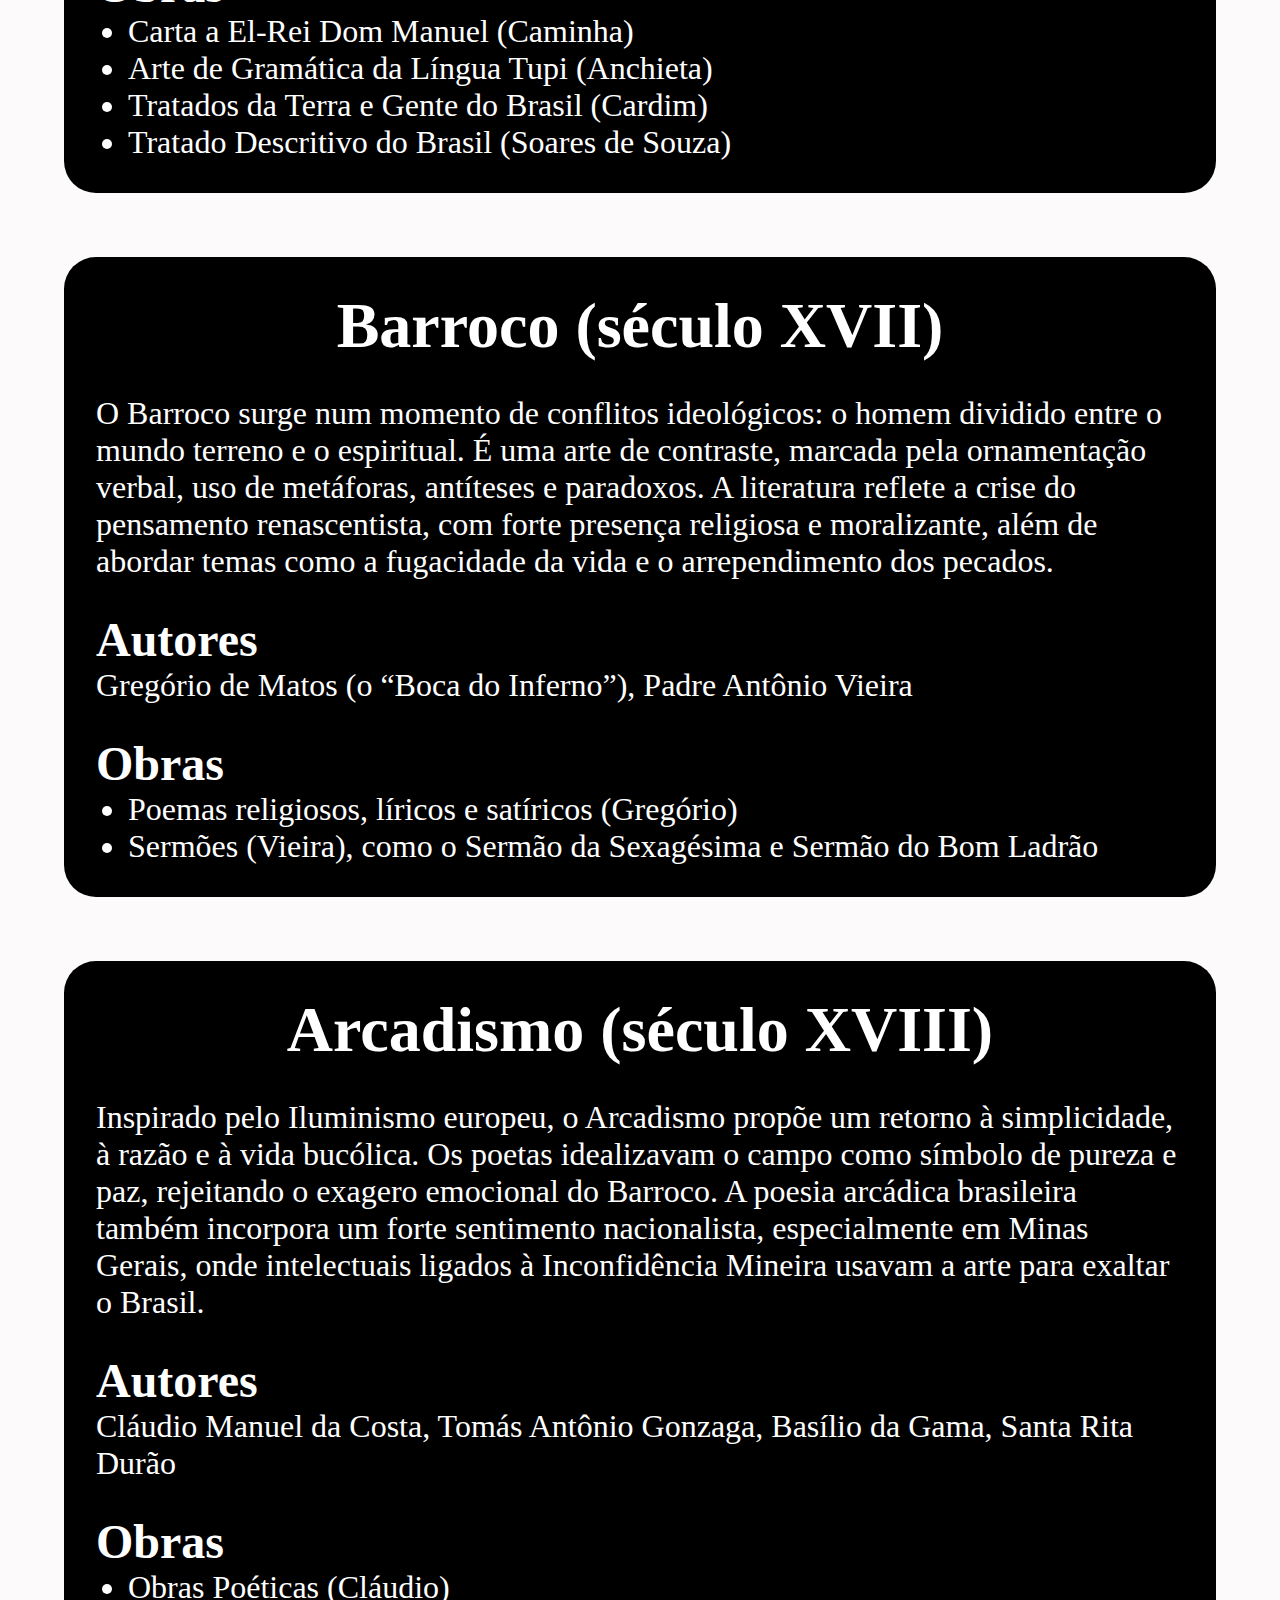
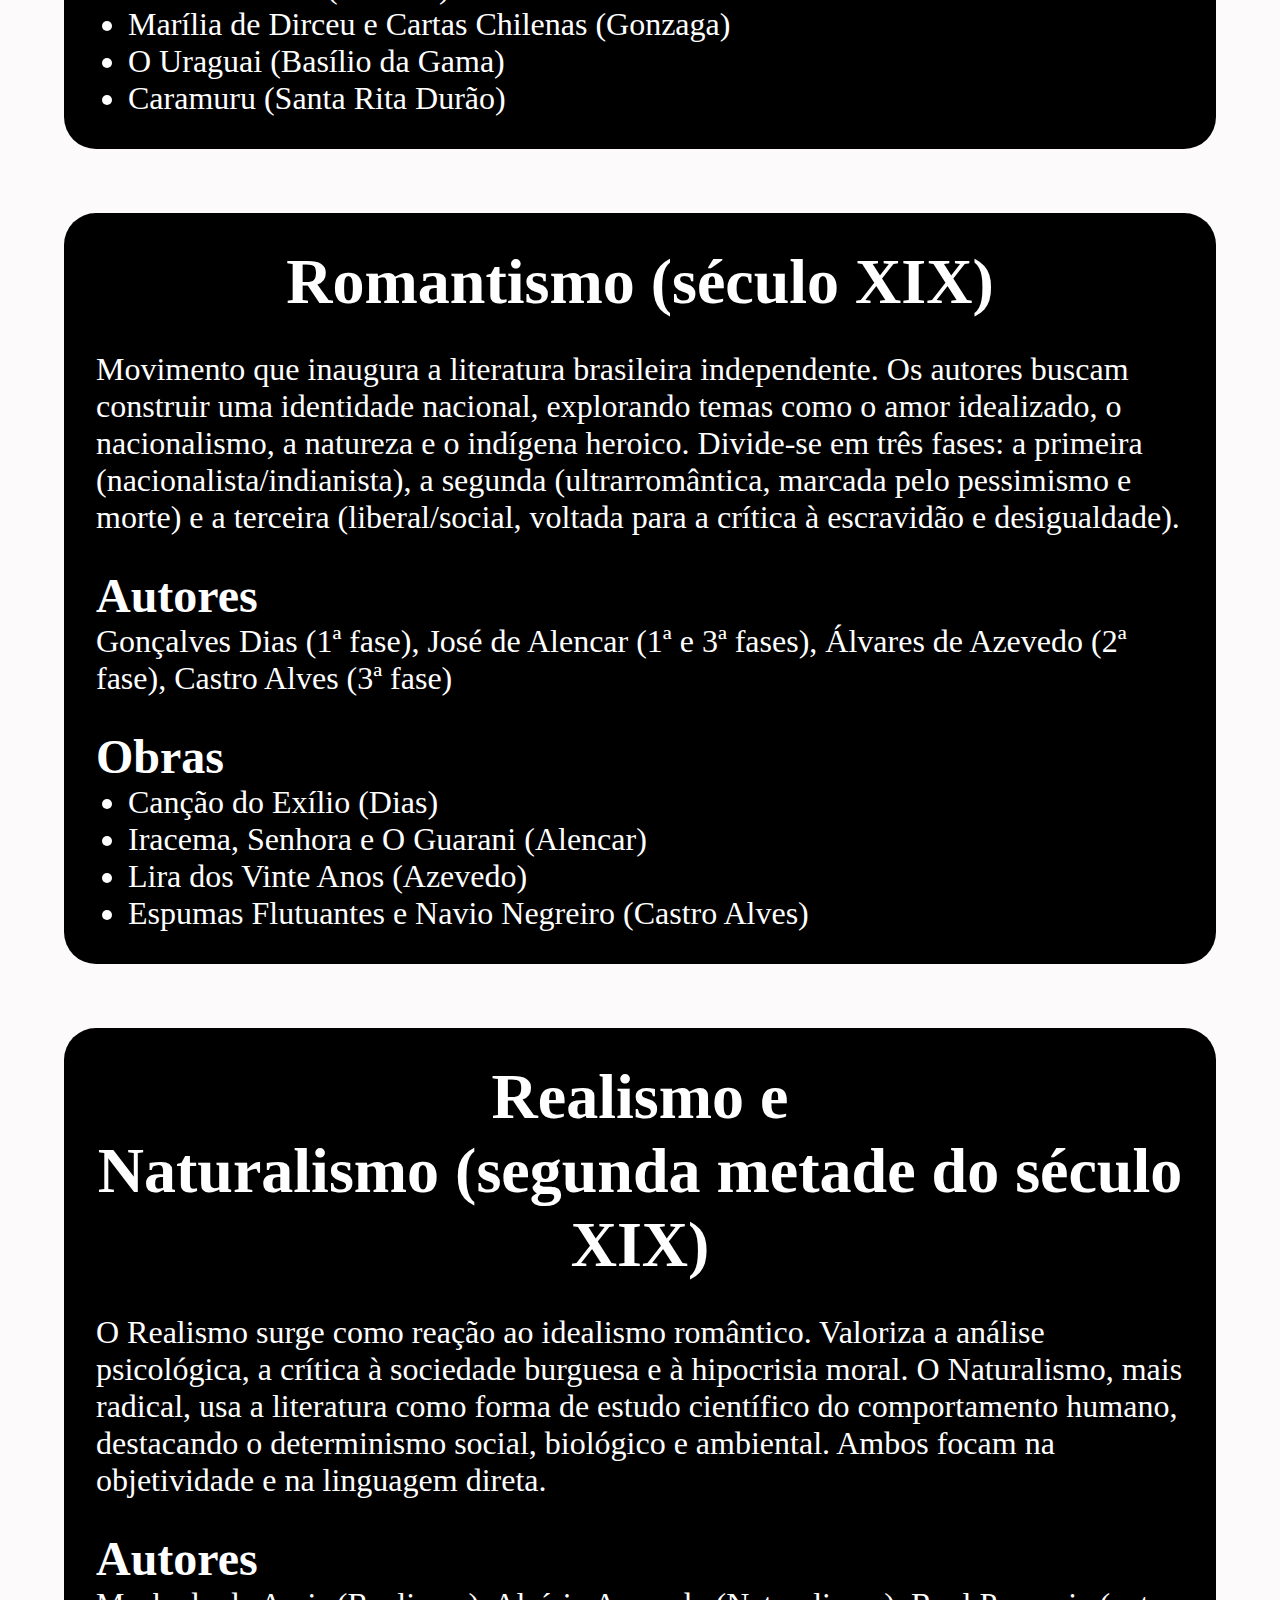
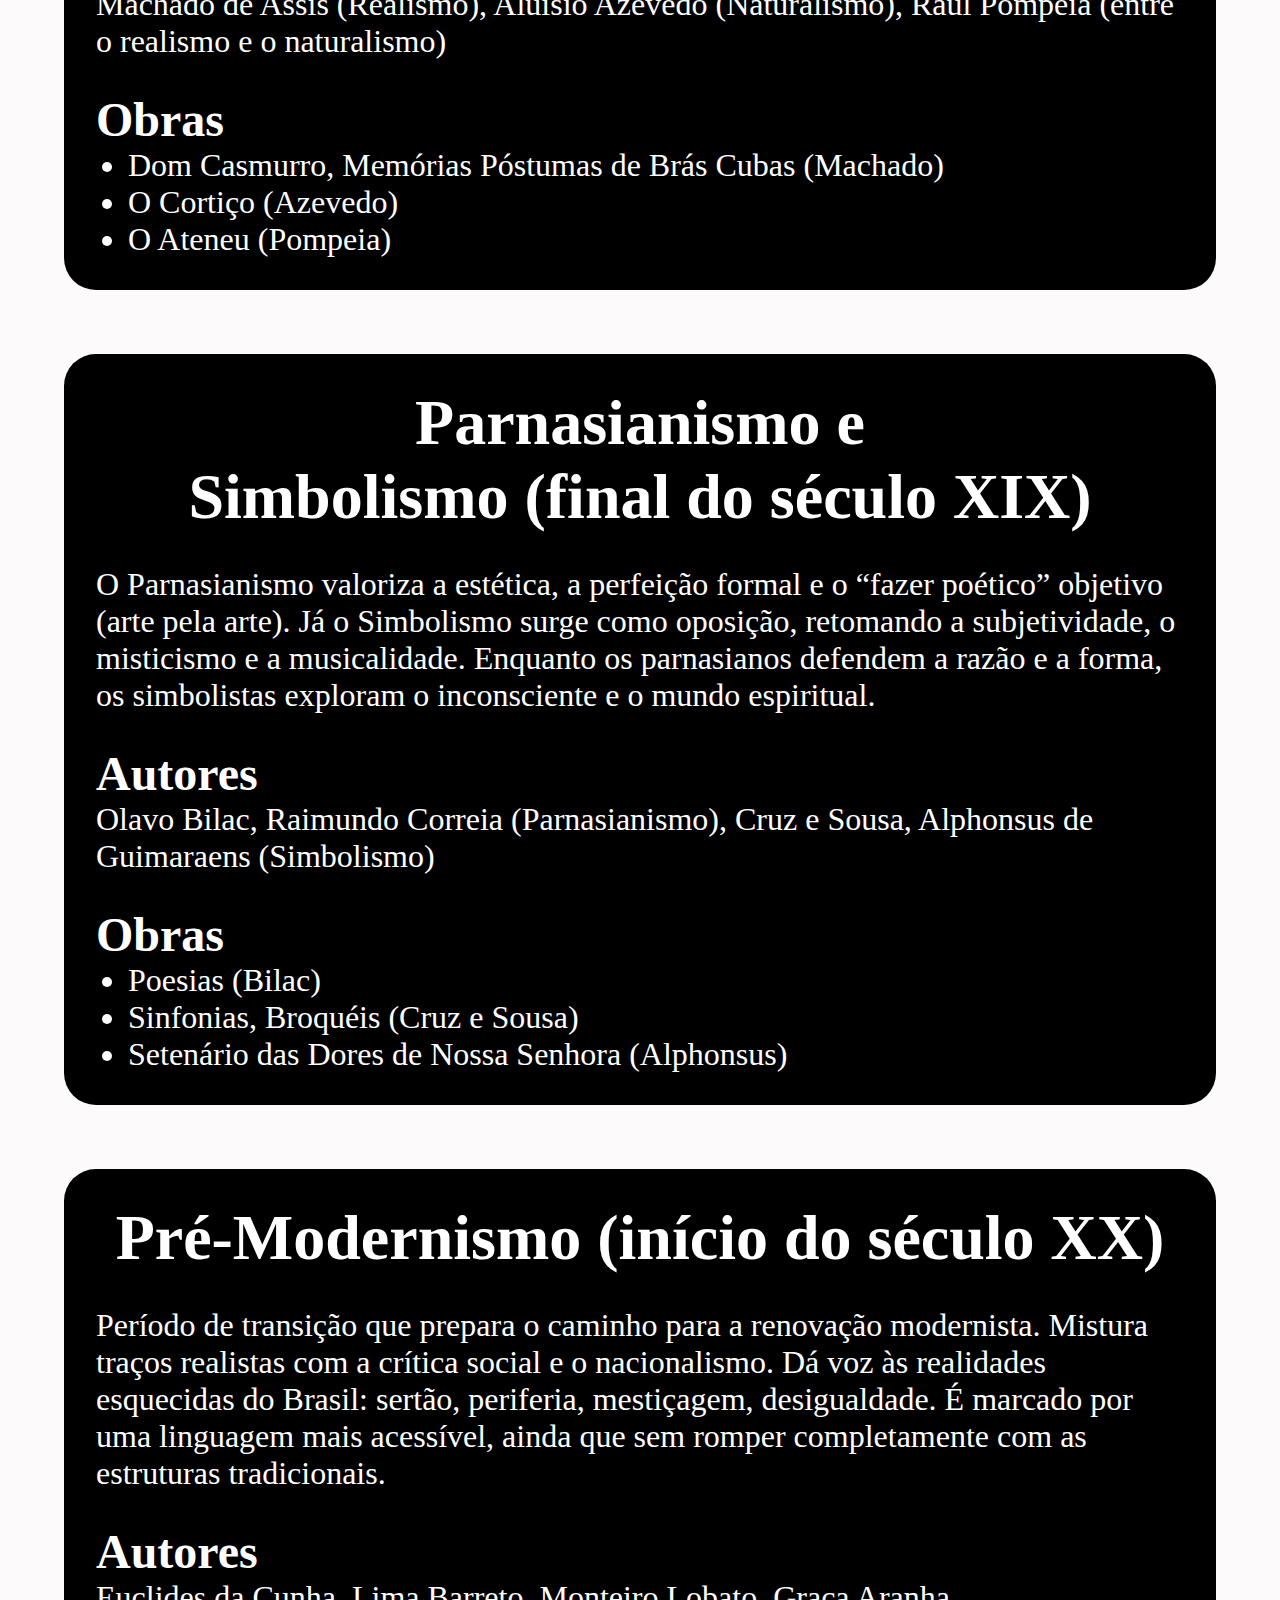
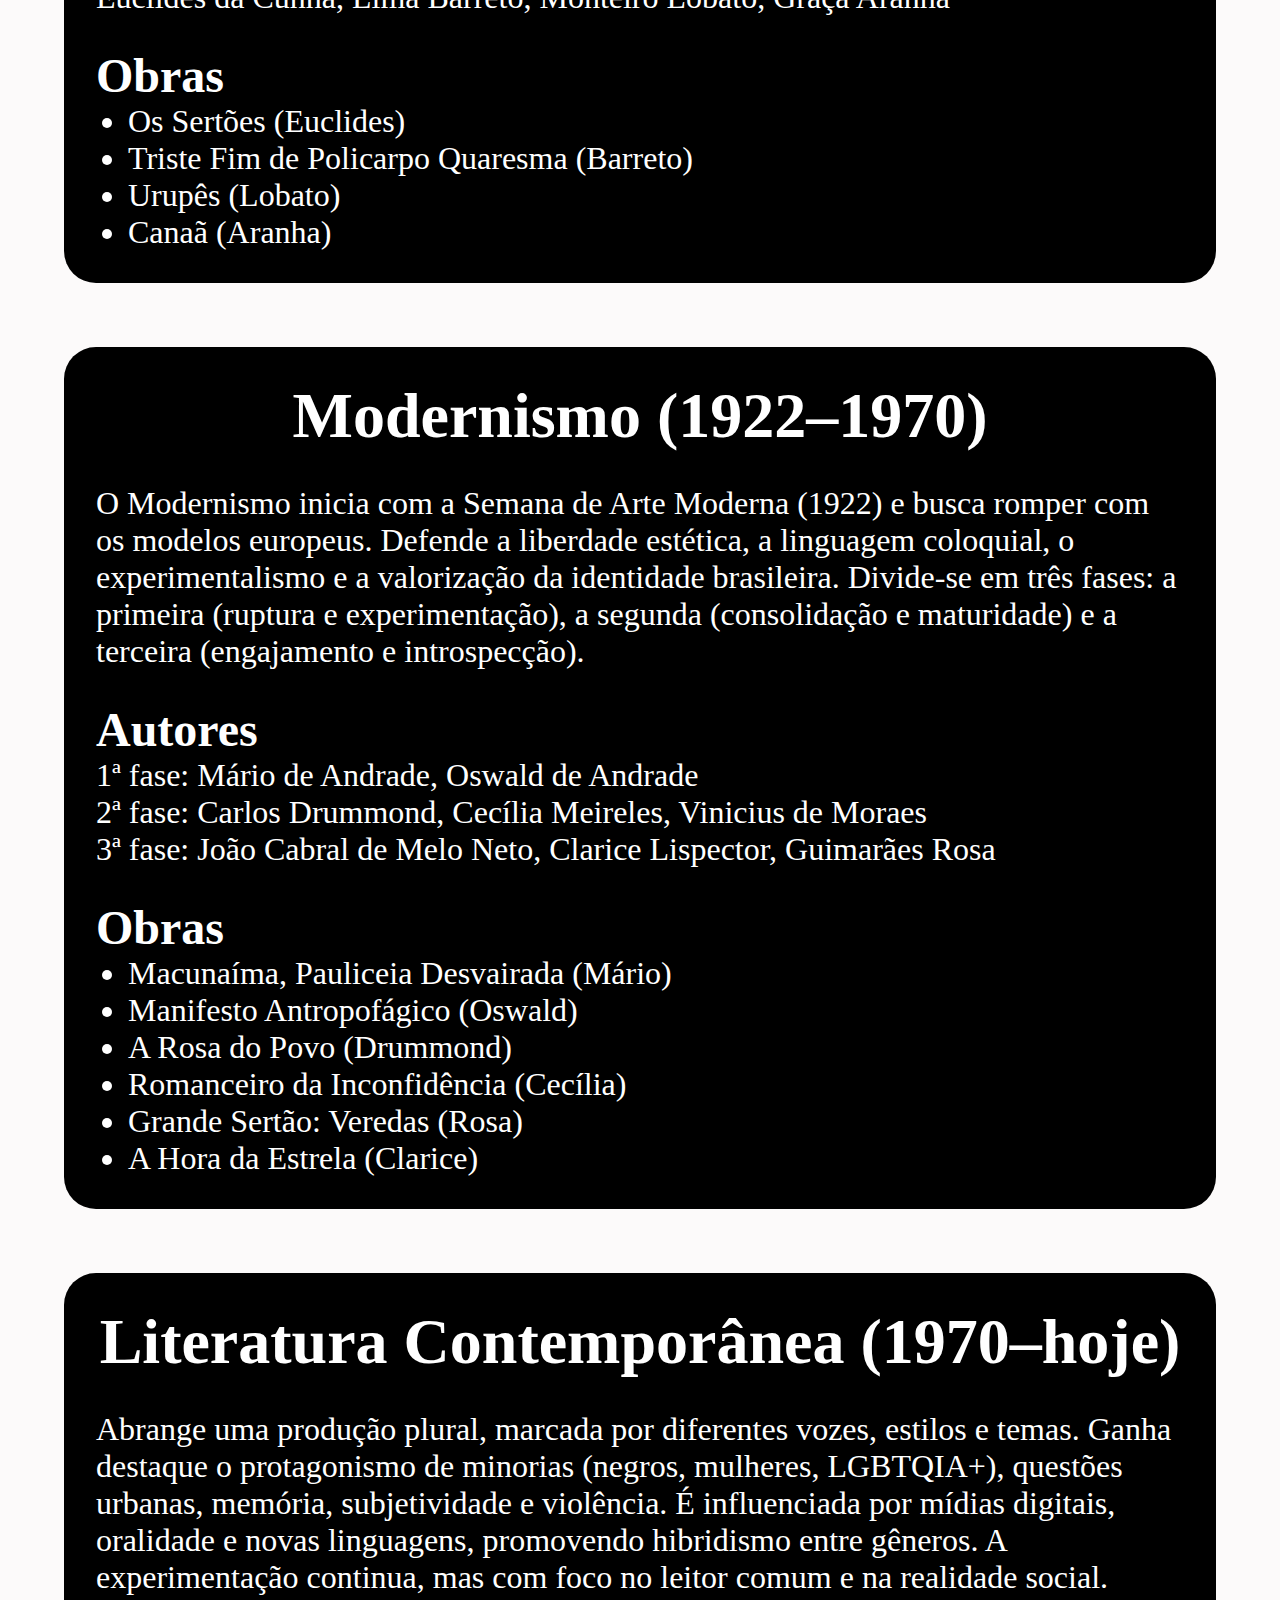
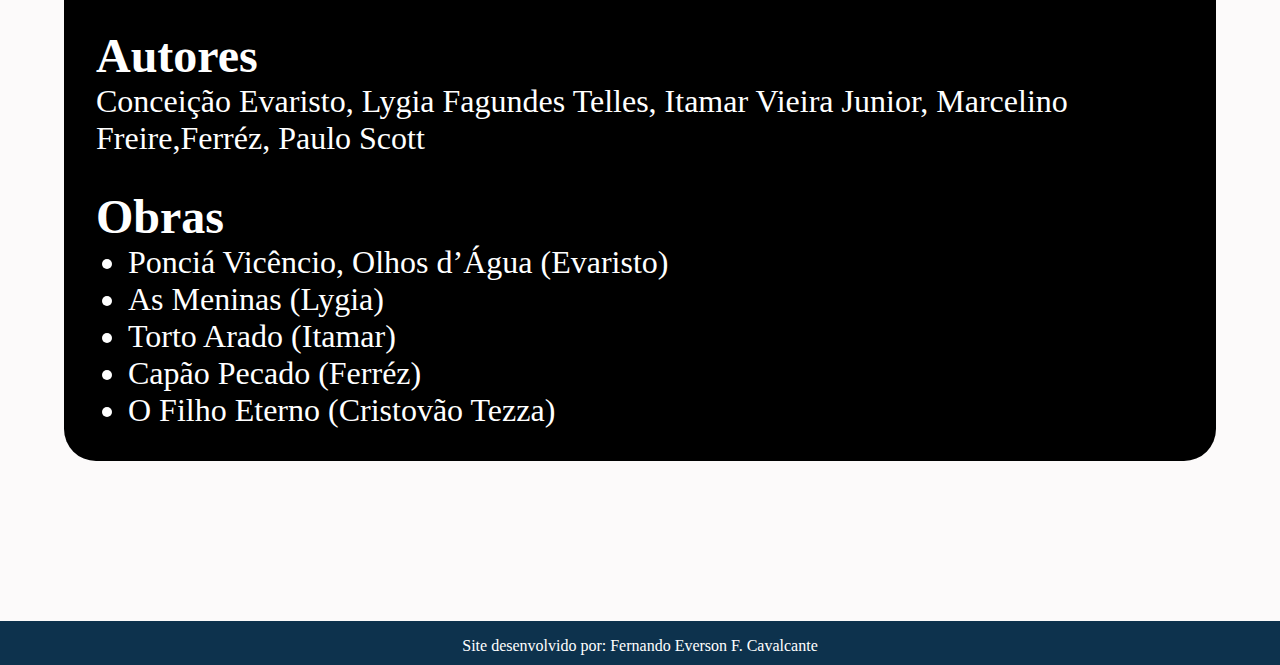
<file: pagina6.html>
<!--Página Periodos-->

<!DOCTYPE html>
<html lang="pt-br">
<head>
    <meta charset="UTF-8">
    <meta name="viewport" content="width=device-width, initial-scale=1.0">
    <title>Ler + Periodos</title>
 <link rel="shortcut icon" href="img/ler+logoalt.png" type="image/x-icon">
    <link rel="stylesheet" href="css/cabecalho-rodape.css">
    <link rel="stylesheet" href="css/style6.css">
</head>
<body>
        <div class="espaco_geral">
    <header>
<section class="topo">
  <div class="logo">
    <a href="index.html">
      <img src="img/ler+logo.png" alt="Logo ler+">
    </a>
  </div>
 
  <div class="menu-toggle" id="btn-menu">&#9776;</div>

  <div class="link_topo">
    <a href="pagina2.html">Quem somos</a>
    <a href="pagina3.html">Assinatura</a>
  </div>
</section>
        <nav>
  <div class="menu-container">
    

    <div class="barra_navegacao" id="menu">
     
      <a href="index.html">Home</a>
      <a href="pagina4.html">Obras</a>
      </section>
      <a href="pagina5.html">Autores</a>
        <section class="ativado">
      <a href="pagina6.html">Períodos</a>
       </section>
      <a href="pagina7.html">Premiações</a>
      <a href="pagina8.html">Editoras</a>
      <a class="mobile" href="pagina2.html">Quem somos</a>
      <a class="mobile" href="pagina3.html">Assinatura</a>
    </div>
  </div>
</nav>
<script src="javascript/menu.js"></script>
    </header>

    <main>    
         <!-- Peridos literarios-->
        <h1 class="titulo">Periodos Literários</h1><!--css para o titulo da pagina-->
        <section class="introducao"><!--section para que tods os elementos dentro dela possam ser modificados juntos no css-->
        <h1 class="introducao_titulo">O que são Períodos Literários?</h1>
        <p class="introducao_texto">Períodos literários são divisões da história da literatura baseadas em estilos, temas e contextos sociais que influenciaram os escritores de cada época. Eles ajudam a entender como a literatura evoluiu ao longo do tempo. Antes da chegada do português ao Brasil, a literatura em língua portuguesa já passava por importantes fases. Os primeiros registros surgem com a literatura trovadoresca, marcada pela poesia cantada nos castelos medievais. Em seguida, o Humanismo começa a valorizar o homem e a razão, preparando o terreno para o Classicismo, que busca equilíbrio e perfeição inspirados na cultura greco-romana. Esses períodos refletem as transformações culturais, políticas e religiosas da Europa e influenciaram diretamente a literatura brasileira.</p>
        </section>

         <!-- quinhentismo-->
        <section class="periodos"><!--section que permite orgazização dos periodos literarios-->

        <h1 class="periodos_titulo">Quinhentismo (século XVI)</h1><!--feito para edição do titulo do periodo-->

        <p class="periodos_texto">O Quinhentismo marca o início da produção literária no Brasil, ainda sob domínio colonial. Não há uma intenção artística propriamente dita, mas sim a função documental (literatura informativa) e religiosa (literatura jesuítica). Os textos descritivos narravam as características naturais do território e os costumes dos indígenas, voltados para informar a Coroa portuguesa. Já os jesuítas usavam a literatura como instrumento de catequese, impondo a visão cristã europeia às populações nativas.</p><!--feito para a edição do texto principal dos periodos-->

        <div class="periodos_autores"><!--feito para edição de uma parte separada para os autores do periodo, edita o titulo e o texto-->
            <h2 class="periodos_autores_titulo">Autores</h2>
        <p>
            Pero Vaz de Caminha, Padre José de Anchieta, Fernão Cardim, Gabriel Soares de Souza
        </p>
        </div>

        <div class="periodos_obras"><!--feito para edição de uma parte separada para os autores do periodo, edita o titulo e a lista não nominada-->
            <h2 class="periodos_obras_titulo">Obras</h2>
            <ul>
                <li class="periodos_obras_lista">Carta a El-Rei Dom Manuel (Caminha)</li>
                <li class="periodos_obras_lista">Arte de Gramática da Língua Tupi (Anchieta)</li>
                <li class="periodos_obras_lista">Tratados da Terra e Gente do Brasil (Cardim)</li>
                <li class="periodos_obras_lista">Tratado Descritivo do Brasil (Soares de Souza)</li>
            </ul>
        </div>
        </section>
   
     <!-- Barroco-->
        <section class="periodos">
        <h1 class="periodos_titulo">Barroco (século XVII)</h1>
        <p class="periodos_texto">O Barroco surge num momento de conflitos ideológicos: o homem dividido entre o mundo terreno e o espiritual. É uma arte de contraste, marcada pela ornamentação verbal, uso de metáforas, antíteses e paradoxos. A literatura reflete a crise do pensamento renascentista, com forte presença religiosa e moralizante, além de abordar temas como a fugacidade da vida e o arrependimento dos pecados.</p>
        <div class="periodos_autores">
            <h2 class="periodos_autores_titulo">Autores</h2>
        <p>
            Gregório de Matos (o “Boca do Inferno”), Padre Antônio Vieira</p>
        </div>
        <div class="periodos_obras">
            <h2 class="periodos_obras_titulo">Obras</h2>
            <ul>
                <li class="periodos_obras_lista">Poemas religiosos, líricos e satíricos (Gregório)</li>
                <li class="periodos_obras_lista">Sermões (Vieira), como o Sermão da Sexagésima e Sermão do Bom Ladrão</li>
               
            </ul>
        </div>
        </section>

        <!-- Arcadismo-->
        <section class="periodos">
        <h1 class="periodos_titulo"> Arcadismo (século XVIII)</h1>
        <p class="periodos_texto">Inspirado pelo Iluminismo europeu, o Arcadismo propõe um retorno à simplicidade, à razão e à vida bucólica. Os poetas idealizavam o campo como símbolo de pureza e paz, rejeitando o exagero emocional do Barroco. A poesia arcádica brasileira também incorpora um forte sentimento nacionalista, especialmente em Minas Gerais, onde intelectuais ligados à Inconfidência Mineira usavam a arte para exaltar o Brasil.</p>
        <div class="periodos_autores">
            <h2 class="periodos_autores_titulo">Autores</h2>
        <p>
            Cláudio Manuel da Costa, Tomás Antônio Gonzaga, Basílio da Gama, Santa Rita Durão</p>
        </div>
        <div class="periodos_obras">
            <h2 class="periodos_obras_titulo">Obras</h2>
            <ul>
                <li class="periodos_obras_lista">Obras Poéticas (Cláudio)</li>
                <li class="periodos_obras_lista">Marília de Dirceu e Cartas Chilenas (Gonzaga)</li>
                <li class="periodos_obras_lista">O Uraguai (Basílio da Gama)</li>
                <li class="periodos_obras_lista">Caramuru (Santa Rita Durão)</li>
            </ul>
        </div>
        </section>


        <!-- Romantismo-->
        <section class="periodos">
        <h1 class="periodos_titulo">Romantismo (século XIX)</h1>
        <p class="periodos_texto">Movimento que inaugura a literatura brasileira independente. Os autores buscam construir uma identidade nacional, explorando temas como o amor idealizado, o nacionalismo, a natureza e o indígena heroico. Divide-se em três fases: a primeira (nacionalista/indianista), a segunda (ultrarromântica, marcada pelo pessimismo e morte) e a terceira (liberal/social, voltada para a crítica à escravidão e desigualdade).</p>
        <div class="periodos_autores">
            <h2 class="periodos_autores_titulo">Autores</h2>
        <p>
            Gonçalves Dias (1ª fase), José de Alencar (1ª e 3ª fases), Álvares de Azevedo (2ª fase), Castro Alves (3ª fase)</p>
        </div>
        <div class="periodos_obras">
            <h2 class="periodos_obras_titulo">Obras</h2>
            <ul>
                <li class="periodos_obras_lista">Canção do Exílio (Dias)</li>
                <li class="periodos_obras_lista">Iracema, Senhora e O Guarani (Alencar)</li>
                <li class="periodos_obras_lista">Lira dos Vinte Anos (Azevedo)</li>
                <li class="periodos_obras_lista">Espumas Flutuantes e Navio Negreiro (Castro Alves)</li>
            </ul>
        </div>
        </section>

        <!-- Realismo/Naturalismo-->
        <section class="periodos">
        <h1 class="periodos_titulo">Realismo e<br>Naturalismo (segunda metade do século XIX)</h1>
        <p class="periodos_texto">O Realismo surge como reação ao idealismo romântico. Valoriza a análise psicológica, a crítica à sociedade burguesa e à hipocrisia moral. O Naturalismo, mais radical, usa a literatura como forma de estudo científico do comportamento humano, destacando o determinismo social, biológico e ambiental. Ambos focam na objetividade e na linguagem direta.</p>
        <div class="periodos_autores">
            <h2 class="periodos_autores_titulo">Autores </h2>
        <p>
            Machado de Assis (Realismo), Aluísio Azevedo (Naturalismo), Raul Pompeia (entre o realismo e o naturalismo)</p>
        </div>
        <div class="periodos_obras">
            <h2 class="periodos_obras_titulo">Obras</h2>
            <ul>
                <li class="periodos_obras_lista">Dom Casmurro, Memórias Póstumas de Brás Cubas (Machado)</li>
                <li class="periodos_obras_lista">O Cortiço (Azevedo)</li>
                <li class="periodos_obras_lista">O Ateneu (Pompeia)</li>

            </ul>
        </div>
        </section>

         <!-- Parnasianismo/Simbolismo-->
         <section class="periodos">
        <h1 class="periodos_titulo">Parnasianismo e <br>Simbolismo (final do século XIX)</h1>
        <p class="periodos_texto">O Parnasianismo valoriza a estética, a perfeição formal e o “fazer poético” objetivo (arte pela arte). Já o Simbolismo surge como oposição, retomando a subjetividade, o misticismo e a musicalidade. Enquanto os parnasianos defendem a razão e a forma, os simbolistas exploram o inconsciente e o mundo espiritual.</p>
        <div class="periodos_autores">
            <h2 class="periodos_autores_titulo">Autores</h2>
        <p>
            Olavo Bilac, Raimundo Correia (Parnasianismo), Cruz e Sousa, Alphonsus de Guimaraens (Simbolismo)
        </p>
        </div>
        <div class="periodos_obras">
            <h2 class="periodos_obras_titulo">Obras</h2>
            <ul>
                <li class="periodos_obras_lista">Poesias (Bilac)</li>
                <li class="periodos_obras_lista">Sinfonias, Broquéis (Cruz e Sousa)</li>
                <li class="periodos_obras_lista">Setenário das Dores de Nossa Senhora (Alphonsus)</li>
            </ul>
        </div>
        </section>

         <!-- Pré-Modernismo -->
          <section class="periodos">
        <h1 class="periodos_titulo"> Pré-Modernismo (início do século XX)</h1>
        <p class="periodos_texto">Período de transição que prepara o caminho para a renovação modernista. Mistura traços realistas com a crítica social e o nacionalismo. Dá voz às realidades esquecidas do Brasil: sertão, periferia, mestiçagem, desigualdade. É marcado por uma linguagem mais acessível, ainda que sem romper completamente com as estruturas tradicionais.</p>
        <div class="periodos_autores">
            <h2 class="periodos_autores_titulo">Autores</h2>
        <p>
            Euclides da Cunha, Lima Barreto, Monteiro Lobato, Graça Aranha
        </p>
        </div>
        <div class="periodos_obras">
            <h2 class="periodos_obras_titulo">Obras</h2>
            <ul>
                <li class="periodos_obras_lista">Os Sertões (Euclides)</li>
                <li class="periodos_obras_lista">Triste Fim de Policarpo Quaresma (Barreto)</li>
                <li class="periodos_obras_lista">Urupês (Lobato)</li>
                <li class="periodos_obras_lista">Canaã (Aranha)</li>
            </ul>
        </div>
        </section>

        <!--Modernismo -->
            <section class="periodos">
        <h1 class="periodos_titulo">Modernismo (1922–1970)</h1>
        <p class="periodos_texto">O Modernismo inicia com a Semana de Arte Moderna (1922) e busca romper com os modelos europeus. Defende a liberdade estética, a linguagem coloquial, o experimentalismo e a valorização da identidade brasileira. Divide-se em três fases: a primeira (ruptura e experimentação), a segunda (consolidação e maturidade) e a terceira (engajamento e introspecção).</p>
        <div class="periodos_autores">
            <h2 class="periodos_autores_titulo">Autores</h2>
        <p>
         1ª fase: Mário de Andrade, Oswald de Andrade<br> 2ª fase: Carlos Drummond, Cecília Meireles, Vinicius de Moraes<br> 3ª fase: João Cabral de Melo Neto, Clarice Lispector, Guimarães Rosa
        </p>
        </div>
        <div class="periodos_obras">
            <h2 class="periodos_obras_titulo">Obras</h2>
            <ul>
                <li class="periodos_obras_lista">Macunaíma, Pauliceia Desvairada (Mário)</li>
                <li class="periodos_obras_lista">Manifesto Antropofágico (Oswald)</li>
                <li class="periodos_obras_lista">A Rosa do Povo (Drummond)</li>
                <li class="periodos_obras_lista">Romanceiro da Inconfidência (Cecília)</li>
                 <li class="periodos_obras_lista">Grande Sertão: Veredas (Rosa)</li>
                <li class="periodos_obras_lista">A Hora da Estrela (Clarice)</li>
            </ul>
        </div>
        </section>

         <!--Literatura Contemporânea -->
         <section class="periodos">
        <h1 class="periodos_titulo">Literatura Contemporânea (1970–hoje)</h1>
        <p class="periodos_texto">Abrange uma produção plural, marcada por diferentes vozes, estilos e temas. Ganha destaque o protagonismo de minorias (negros, mulheres, LGBTQIA+), questões urbanas, memória, subjetividade e violência. É influenciada por mídias digitais, oralidade e novas linguagens, promovendo hibridismo entre gêneros. A experimentação continua, mas com foco no leitor comum e na realidade social.</p>
        <div class="periodos_autores">
            <h2 class="periodos_autores_titulo">Autores</h2>
        <p>
           Conceição Evaristo, Lygia Fagundes Telles, Itamar Vieira Junior, Marcelino Freire,Ferréz, Paulo Scott
        </p>
        </div>
        <div class="periodos_obras">
            <h2 class="periodos_obras_titulo">Obras</h2>
            <ul>
                <li class="periodos_obras_lista">Ponciá Vicêncio, Olhos d’Água (Evaristo)</li>
                <li class="periodos_obras_lista">As Meninas (Lygia)</li>
                <li class="periodos_obras_lista">Torto Arado (Itamar)</li>
                <li class="periodos_obras_lista">Capão Pecado (Ferréz)</li>
                <li class="periodos_obras_lista">O Filho Eterno (Cristovão Tezza)</li>
            </ul>
        </div>
        </section>
    </main>
</div>

     <footer>
        <section class="rodape">
        <p>Site desenvolvido por: Fernando Everson F. Cavalcante</p>
        </section>
    </footer>
</body>
</html>
</file>
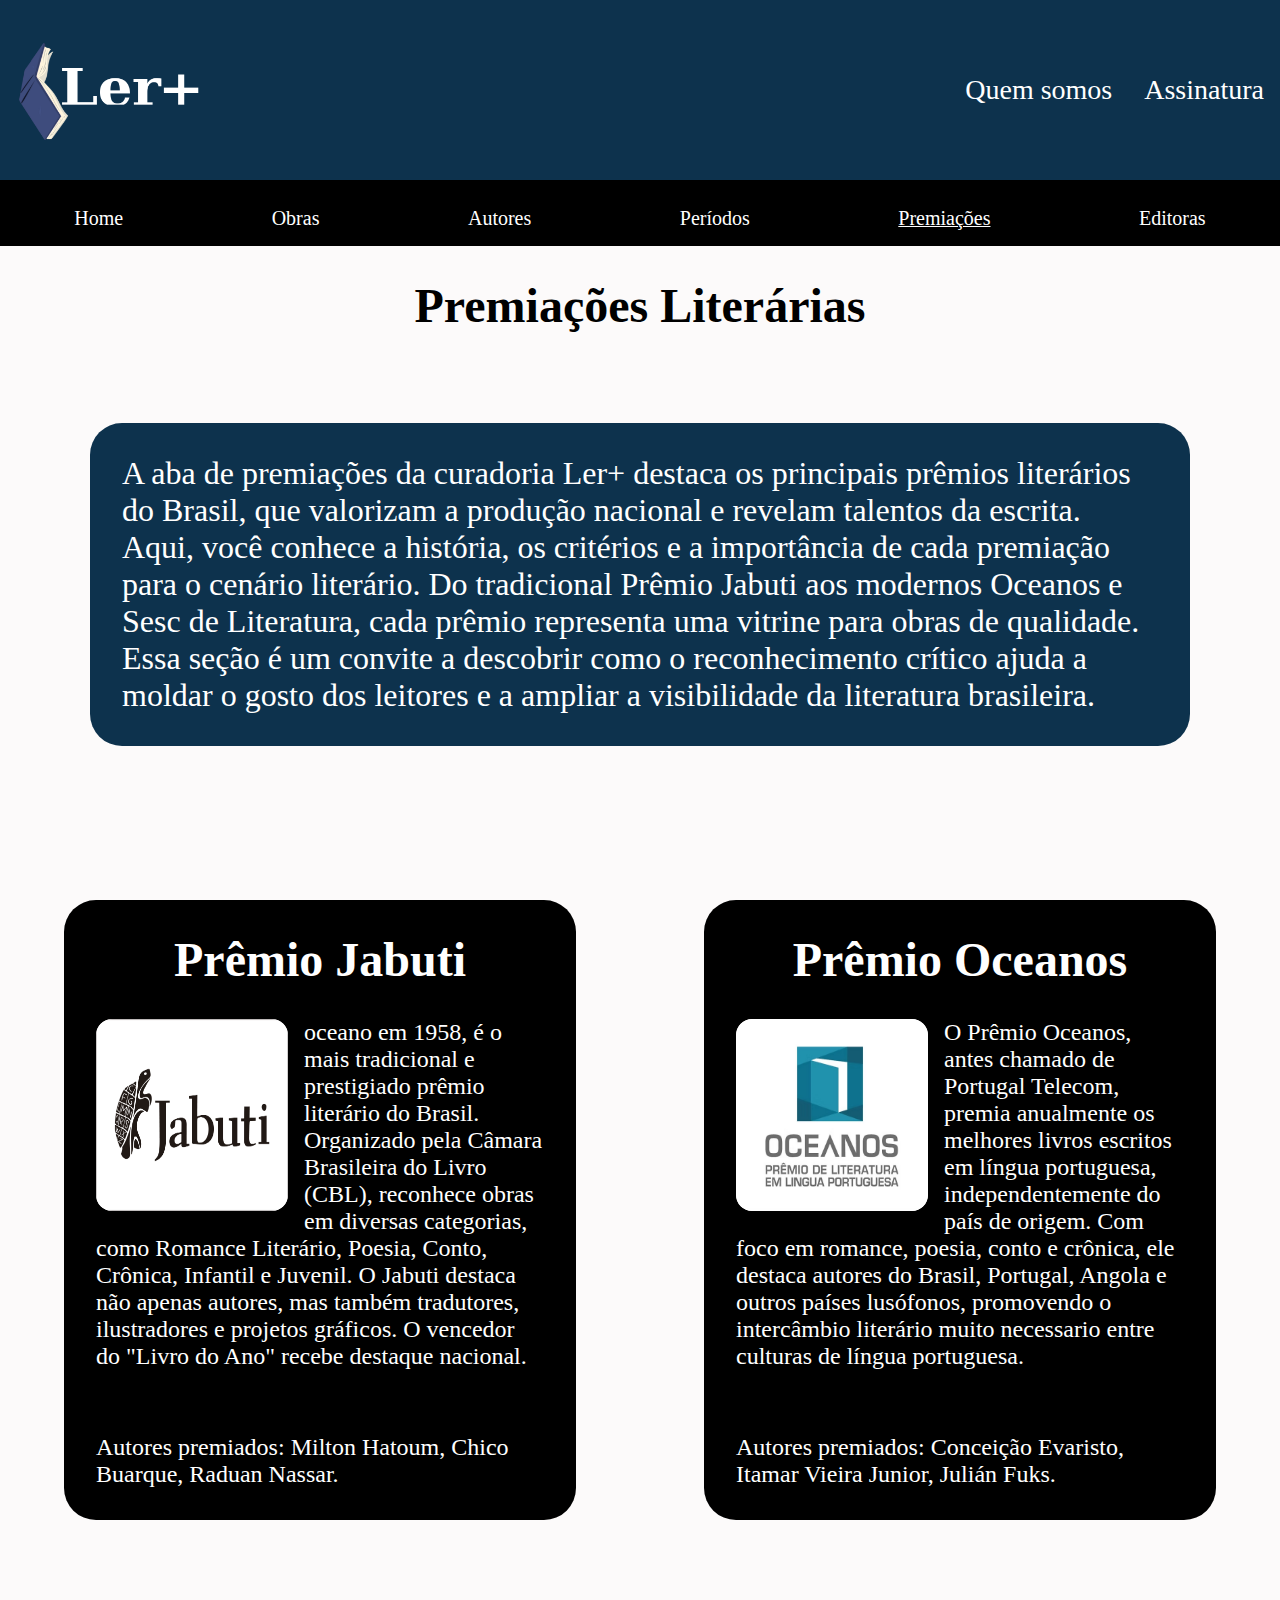
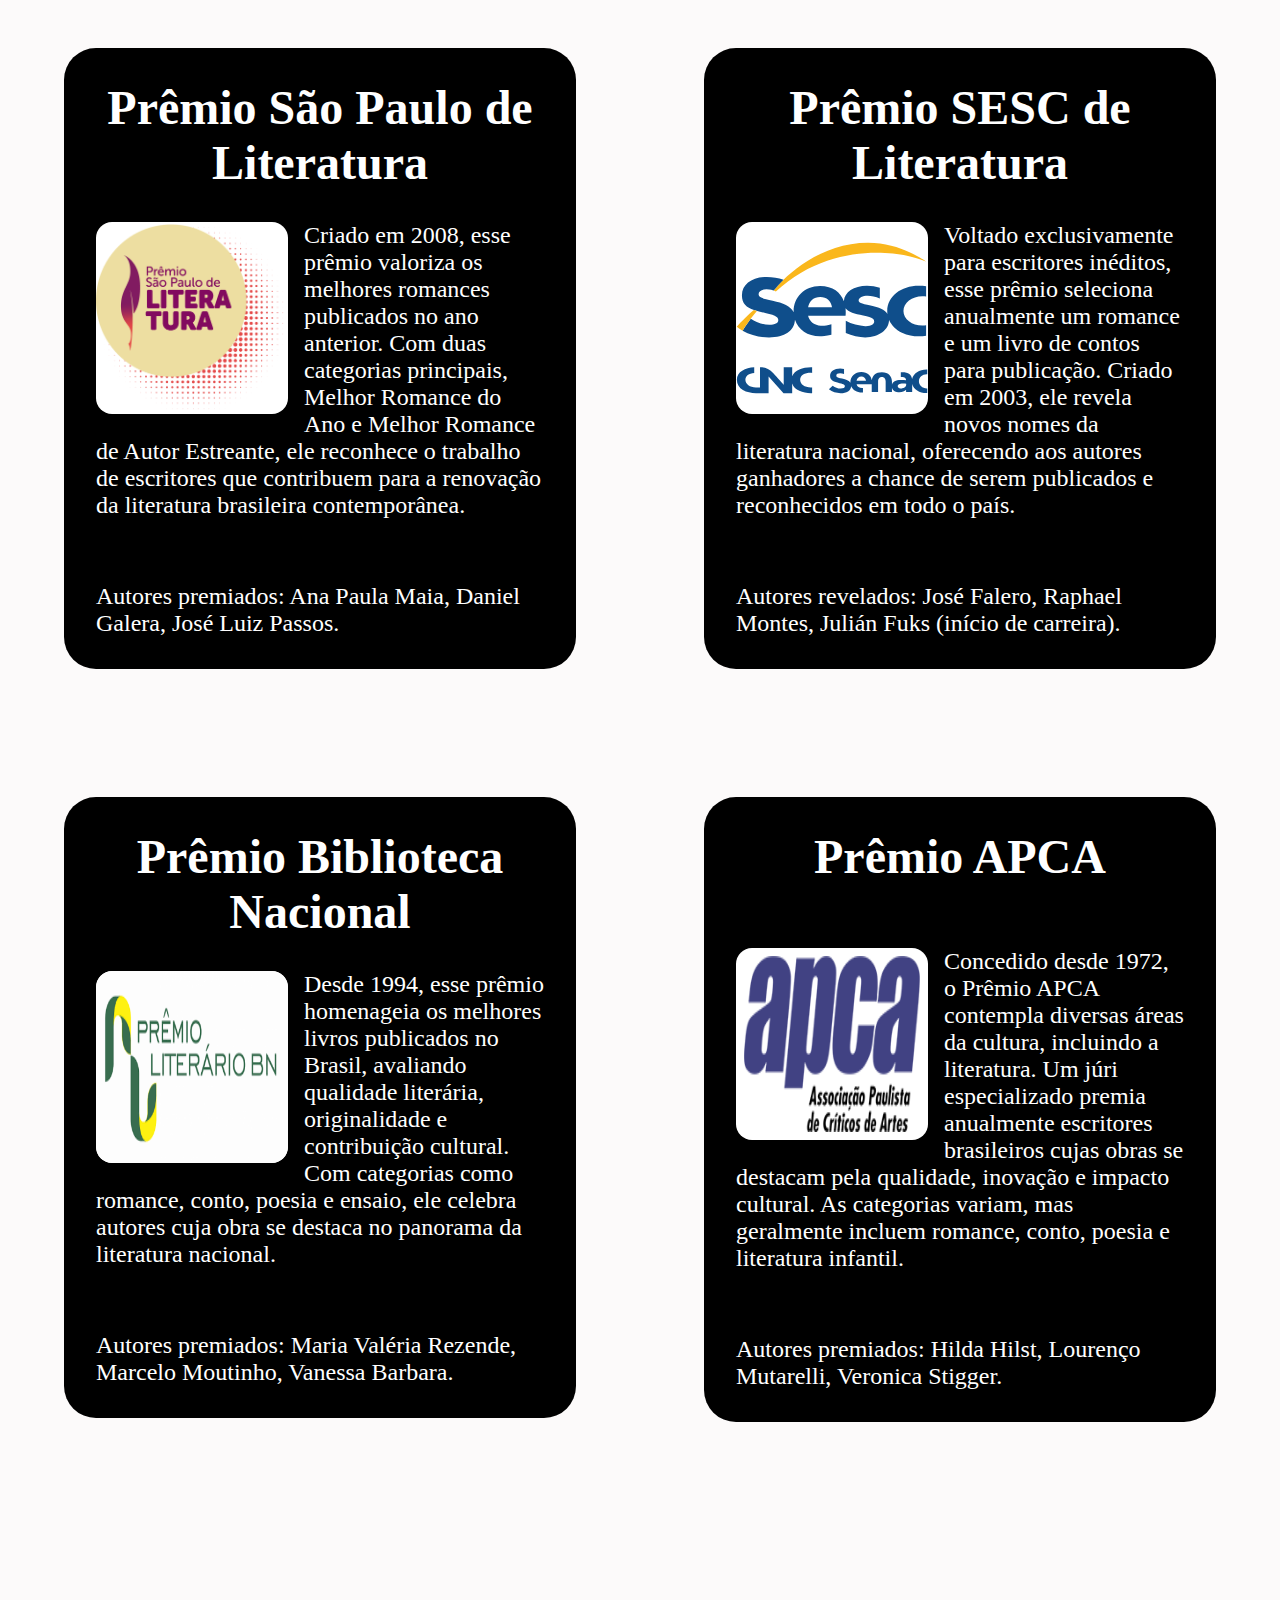
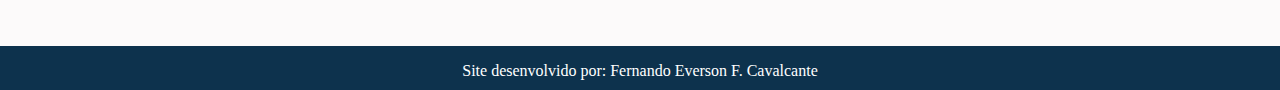
<file: pagina7.html>
<!--Página Premiação-->

<!DOCTYPE html>
<html lang="pt-br">
<head>
    <meta charset="UTF-8">
    <meta name="viewport" content="width=device-width, initial-scale=1.0">
    <title>Ler + Premiações</title>
 <link rel="shortcut icon" href="img/ler+logoalt.png" type="image/x-icon">
    <link rel="stylesheet" href="css/cabecalho-rodape.css">
    <link rel="stylesheet" href="css/style7.css">
</head>
<body>
      <div class="espaco_geral">
    <header>
<section class="topo">
  <div class="logo">
    <a href="index.html">
      <img src="img/ler+logo.png" alt="Logo ler+">
    </a>
  </div>


  <div class="menu-toggle" id="btn-menu">&#9776;</div>

  <div class="link_topo">
    <a href="pagina2.html">Quem somos</a>
    <a href="pagina3.html">Assinatura</a>
  </div>
</section>
        <nav>
  <div class="menu-container">
    

    <div class="barra_navegacao" id="menu">
     
      <a href="index.html">Home</a>
      <a href="pagina4.html">Obras</a>
      </section>
      <a href="pagina5.html">Autores</a>
      <a href="pagina6.html">Períodos</a>
         <section class="ativado">
      <a href="pagina7.html">Premiações</a>
      </section>
      <a href="pagina8.html">Editoras</a>
      <a class="mobile" href="pagina2.html">Quem somos</a>
      <a class="mobile" href="pagina3.html">Assinatura</a>
    </div>
  </div>
</nav>
<script src="javascript/menu.js"></script>
    </header>

    <main>
        
        <h1 class="titulo">Premiações Literárias</h1><!--css para o titulo da introdução-->
        <p class="introducao">A aba de premiações da curadoria Ler+ destaca os principais prêmios literários do Brasil, que valorizam a produção nacional e revelam talentos da escrita. Aqui, você conhece a história, os critérios e a importância de cada premiação para o cenário literário. Do tradicional Prêmio Jabuti aos modernos Oceanos e Sesc de Literatura, cada prêmio representa uma vitrine para obras de qualidade. Essa seção é um convite a descobrir como o reconhecimento crítico ajuda a moldar o gosto dos leitores e a ampliar a visibilidade da literatura brasileira.</p><!--css para o texto de introdução-->
        
        <section class="espaco"><!--feito para o alinhamento das sessões das premiações, permitindo que fiquem duas uma ao lado da outra e orestante seguindo esse padrão-->

            <!--Premio Jabuti-->
        <section class="premios"><!--feito para poder editar todos os elementos dentro dela com um-->

        <h1 class="premios_titulo" >Prêmio Jabuti</h1><!--feito para editar o titulo-->

        <div class="premios_img_conteiner"><!--container para facilitar a edição da imagem-->

        <a class="premios_link" href="https://www.premiojabuti.com.br/jabuti/" target="_blank">
        <img src="img/jabuti.png"><!--feito para edição da imagem que também é um link-->
        </a>
        </div>
        <p class="premios_texto"a>oceano em 1958, é o mais tradicional e prestigiado prêmio literário do Brasil. Organizado pela Câmara Brasileira do Livro (CBL), reconhece obras em diversas categorias, como Romance Literário, Poesia, Conto, Crônica, Infantil e Juvenil. O Jabuti destaca não apenas autores, mas também tradutores, ilustradores e projetos gráficos. O vencedor do "Livro do Ano" recebe destaque nacional.</p><!--feito para edição do texto das premiações-->

        <p class="premios_destaques"><!--feito para para edição de uma parte dedicada a autores-->
            Autores premiados: Milton Hatoum, Chico Buarque, Raduan Nassar.
        </p>
        </section>

        <!--Premio Oceanos-->
         <section class="premios">
        <h1 class="premios_titulo" >Prêmio Oceanos</h1>
        <div class="premios_img_conteiner">
        <a class="premios_link" href="https://premiooceanos2025.associacaooceanos.org/2025/apresentacao" target="_blank">
        <img src="img/oceano.avif">
        </a>
        </div>
        <p class="premios_texto"a>O Prêmio Oceanos, antes chamado de Portugal Telecom, premia anualmente os melhores livros escritos em língua portuguesa, independentemente do país de origem. Com foco em romance, poesia, conto e crônica, ele destaca autores do Brasil, Portugal, Angola e outros países lusófonos, promovendo o intercâmbio literário muito necessario entre culturas de língua portuguesa.</p>
        <p class="premios_destaques">
            Autores premiados: Conceição Evaristo, Itamar Vieira Junior, Julián Fuks.
        </p>
        </section>

        </section>


        <section class="espaco">


            <!--Premio São Paulo de Literatura-->
         <section class="premios">
        <h1 class="premios_titulo" >Prêmio São Paulo de Literatura</h1>
        <div class="premios_img_conteiner">
        <a class="premios_link" href="https://www.premiosaopaulodeliteratura.org.br/" target="_blank">
        <img src="img/sp.jpeg">
        </a>
        </div>
        <p class="premios_texto"a>Criado em 2008, esse prêmio valoriza os melhores romances publicados no ano anterior. Com duas categorias principais, Melhor Romance do Ano e Melhor Romance de Autor Estreante, ele reconhece o trabalho de escritores que contribuem para a renovação da literatura brasileira contemporânea.</p>
        <p class="premios_destaques">
            Autores premiados: Ana Paula Maia, Daniel Galera, José Luiz Passos.
        </p>
        </section>

        <!--Premio SESC-->
        <section class="premios">
        <h1 class="premios_titulo" >Prêmio SESC de Literatura</h1>
        <div class="premios_img_conteiner">
        <a class="premios_link" href="https://www.sesc.com.br/atuacoes/cultura/literatura/premio-sesc-de-literatura/" target="_blank">
        <img src="img/sesc.svg">
        </a>
        </div>
        <p class="premios_texto"a>Voltado exclusivamente para escritores inéditos, esse prêmio seleciona anualmente um romance e um livro de contos para publicação. Criado em 2003, ele revela novos nomes da literatura nacional, oferecendo aos autores ganhadores a chance de serem publicados e reconhecidos em todo o país.</p>
        <p class="premios_destaques">
            Autores revelados: José Falero, Raphael Montes, Julián Fuks (início de carreira).
        </p>
        </section>

        </section>

        <section class="espaco">


            <!--Premio Biblioteca Nascional-->
         <section class="premios">
        <h1 class="premios_titulo" > Prêmio Biblioteca Nacional</h1>
        <div class="premios_img_conteiner">
        <a class="premios_link" href="https://antigo.bn.gov.br/" target="_blank">
        <img src="img/bn.png">
        </a>
        </div>
        <p class="premios_texto"a>Desde 1994, esse prêmio homenageia os melhores livros publicados no Brasil, avaliando qualidade literária, originalidade e contribuição cultural. Com categorias como romance, conto, poesia e ensaio, ele celebra autores cuja obra se destaca no panorama da literatura nacional.</p>
        <p class="premios_destaques">
           Autores premiados: Maria Valéria Rezende, Marcelo Moutinho, Vanessa Barbara.
        </p>
        </section>

        <!--Premio APCA-->
        <section class="premios">
        <h1 class="premios_titulo_apca" >Prêmio APCA</h1>
        <div class="premios_img_conteiner_apca">
        <a class="premios_link" href="https://apca.org.br/60-anos/literatura/" target="_blank">
        <img src="img/apca.jpeg">
        </a>
        </div>
        <p class="premios_texto"a>Concedido desde 1972, o Prêmio APCA contempla diversas áreas da cultura, incluindo a literatura. Um júri especializado premia anualmente escritores brasileiros cujas obras se destacam pela qualidade, inovação e impacto cultural. As categorias variam, mas geralmente incluem romance, conto, poesia e literatura infantil.</p>
        <p class="premios_destaques">
            Autores premiados: Hilda Hilst, Lourenço Mutarelli, Veronica Stigger.
        </p>
        </section>

        </section>
        
    </main>
</div>
         <footer>
        <section class="rodape">
        <p>Site desenvolvido por: Fernando Everson F. Cavalcante</p>
        </section>
    </footer>
</body>
</html>
</file>
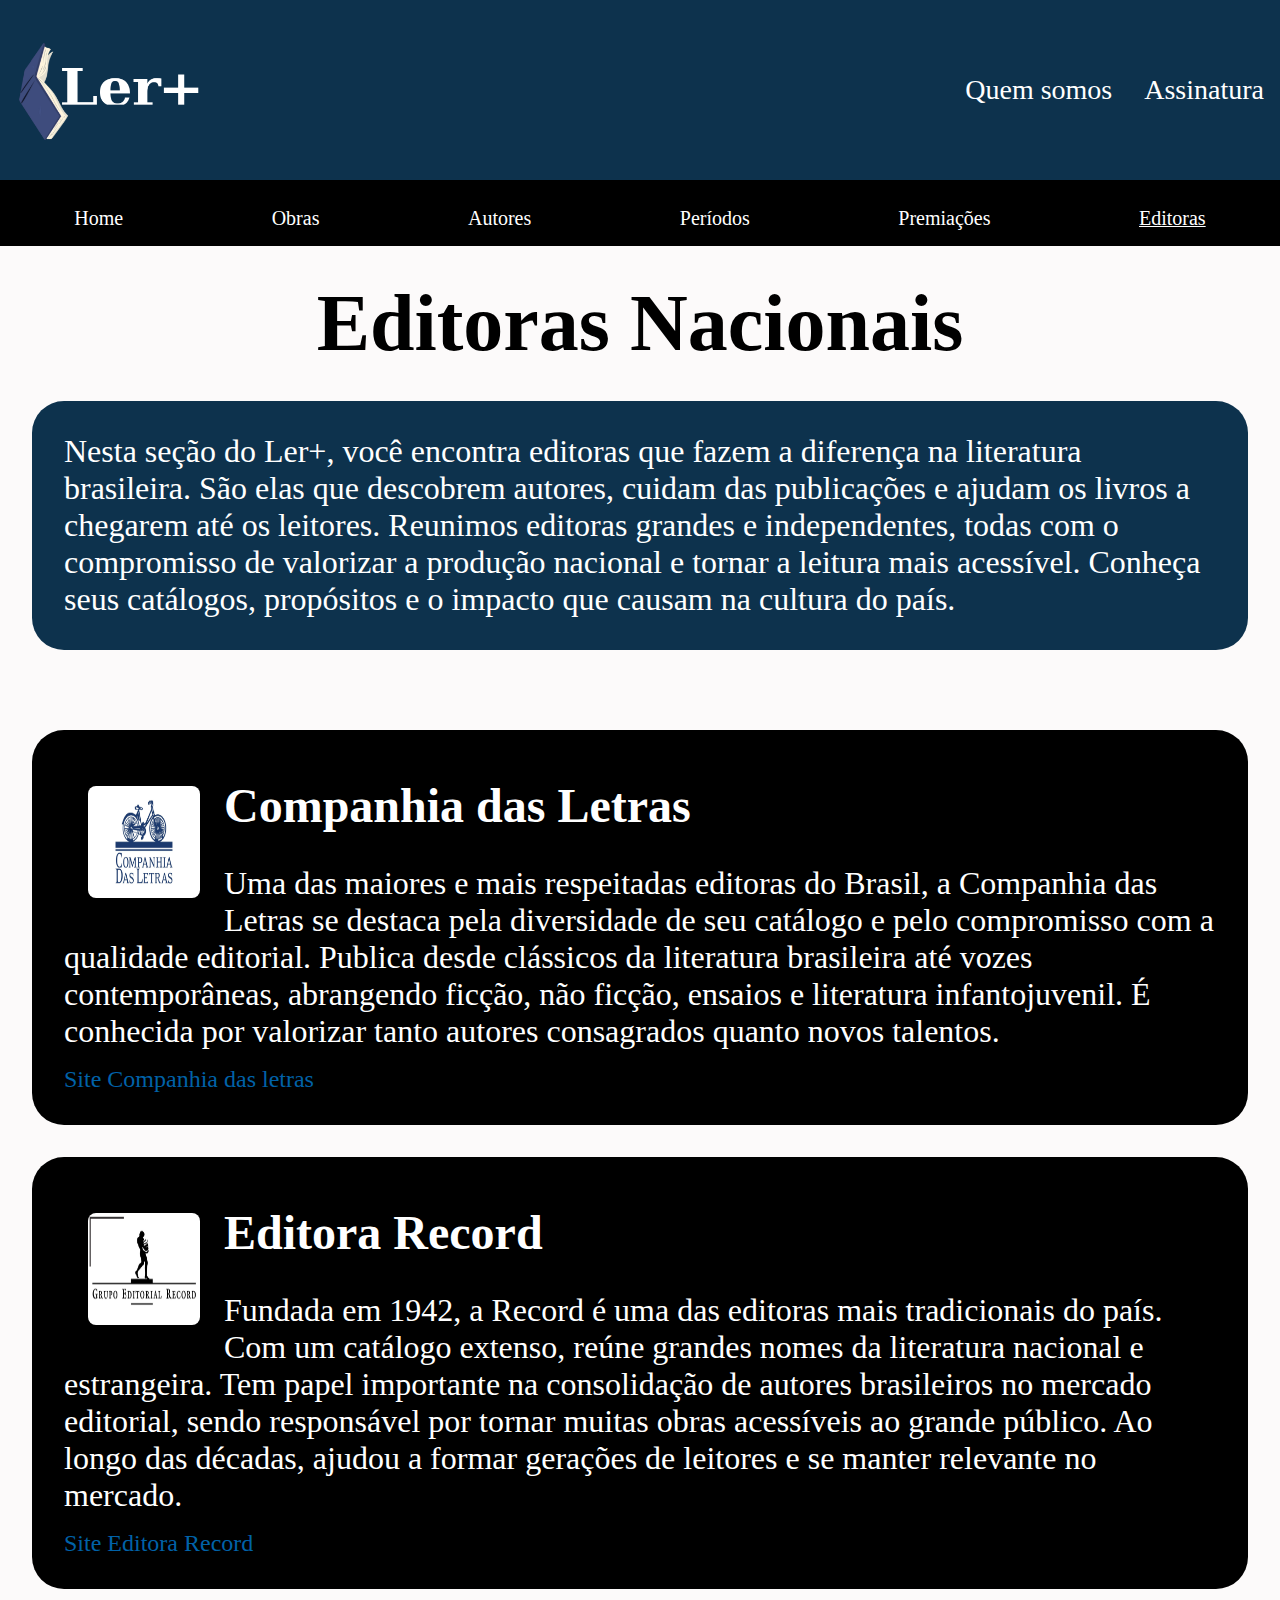
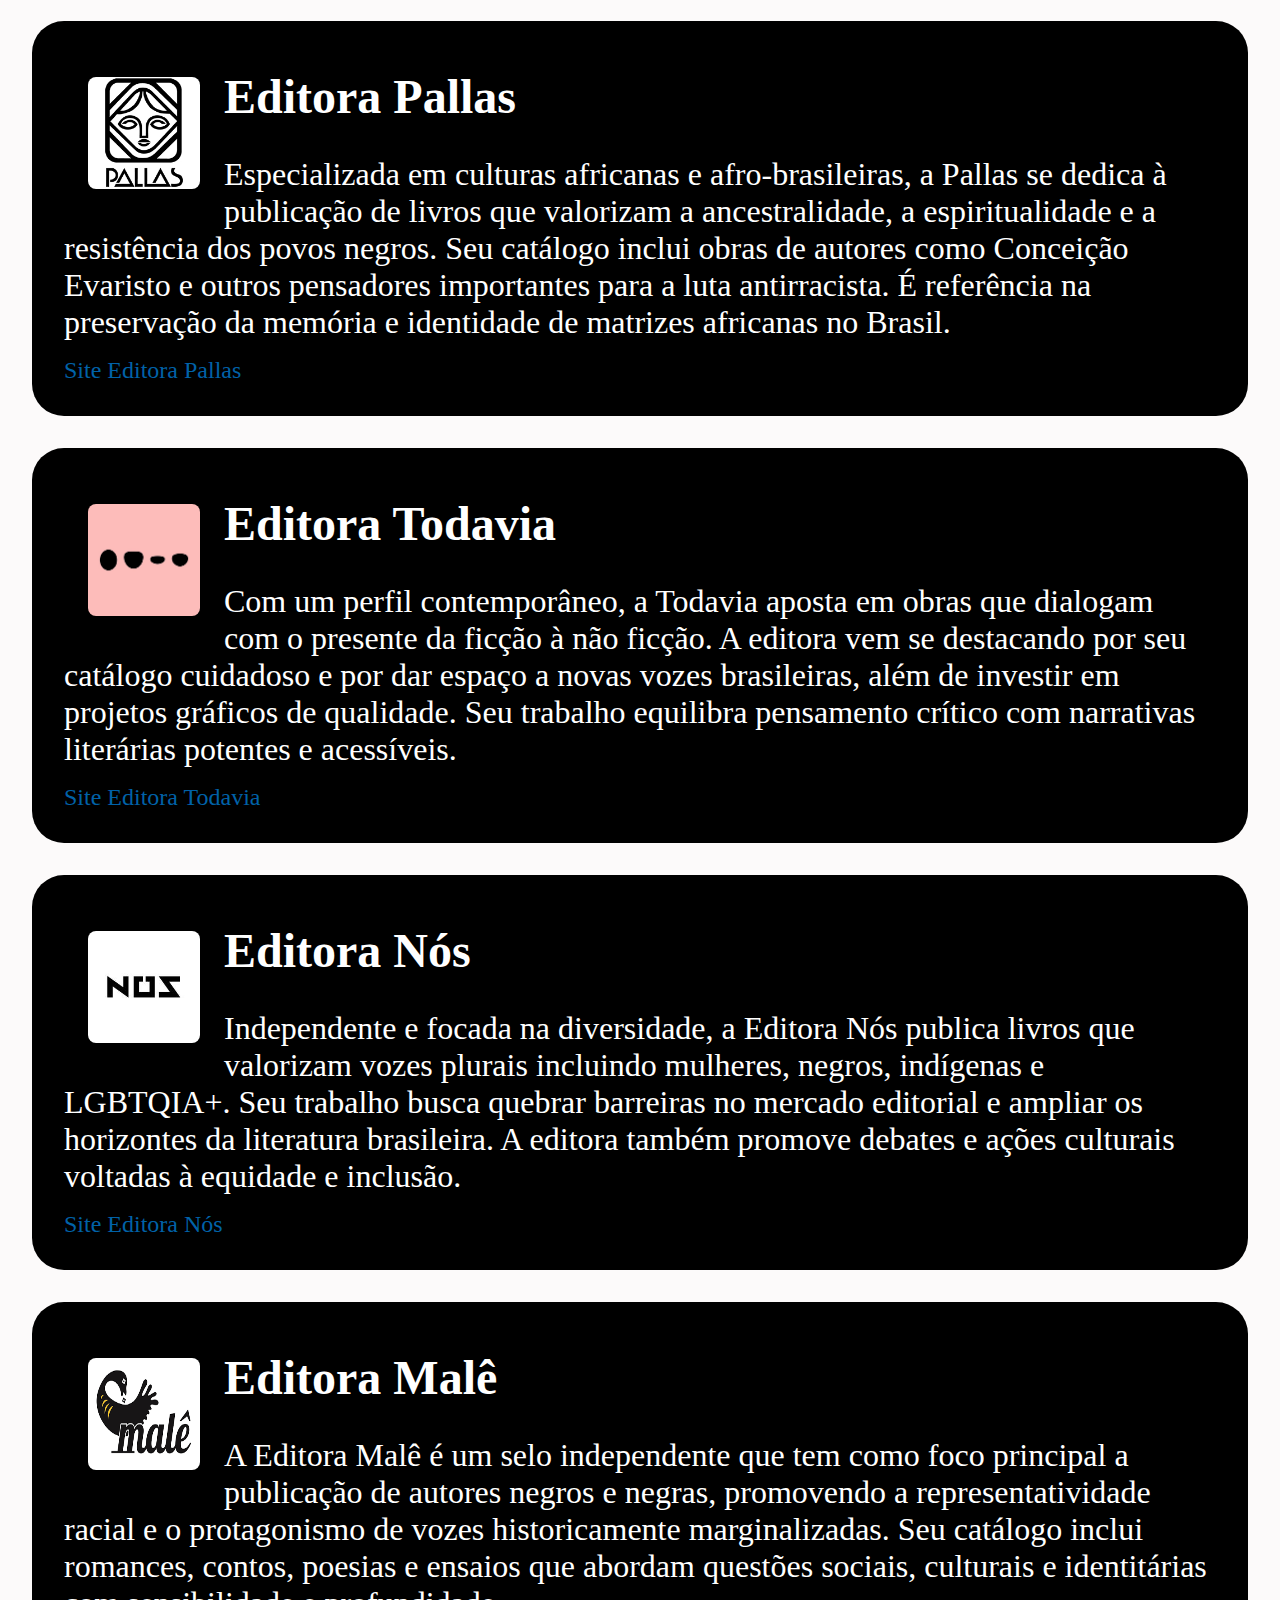
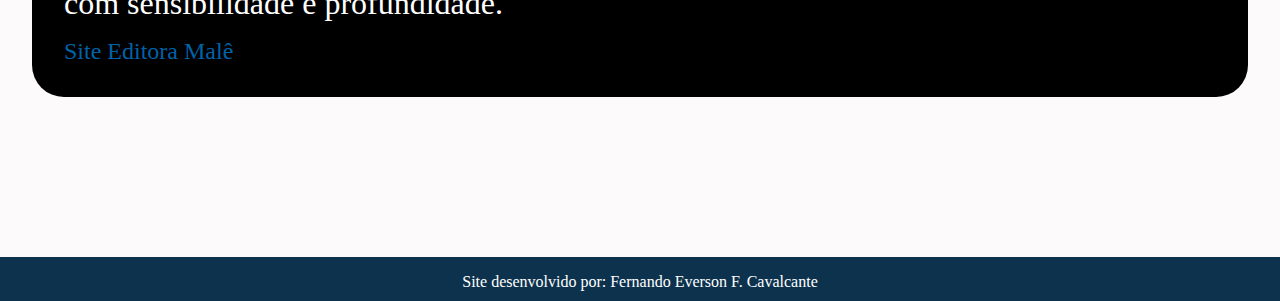
<file: pagina8.html>
<!--Página Editoras-->

<!DOCTYPE html>
<html lang="pt-br">
<head>
    <meta charset="UTF-8">
    <meta name="viewport" content="width=device-width, initial-scale=1.0">
    <title>Ler + Editoras</title>
   <link rel="shortcut icon" href="img/ler+logoalt.png" type="image/x-icon">
    <link rel="stylesheet" href="css/cabecalho-rodape.css">
    <link rel="stylesheet" href="css/style8.css">
</head>
<body>
        <header>
<section class="topo">
  <div class="logo">
    <a href="index.html">
      <img src="img/ler+logo.png" alt="Logo ler+">
    </a>
  </div>

  <div class="menu-toggle" id="btn-menu">&#9776;</div>

  <div class="link_topo">
    <a href="pagina2.html">Quem somos</a>
    <a href="pagina3.html">Assinatura</a>
  </div>
</section>
        <nav>
  <div class="menu-container">
    

    <div class="barra_navegacao" id="menu">
     
      <a href="index.html">Home</a>
      <a href="pagina4.html">Obras</a>
      <a href="pagina5.html">Autores</a>
      <a href="pagina6.html">Períodos</a>
      <a href="pagina7.html">Premiações</a>
       <section class="ativado">
      <a href="pagina8.html">Editoras</a>
       </section>
      <a class="mobile" href="pagina2.html">Quem somos</a>
      <a class="mobile" href="pagina3.html">Assinatura</a>
    </div>
  </div>
</nav>
<script src="javascript/menu.js"></script>
    <div class="espaco_geral">
    </header>

    <main>
        <h1 class="titulo">Editoras Nacionais</h1><!--titulo principal da pagina-->

        <section class="introducao"><!--edita a introdução da pagina-->

        <p class="introducao_texto">Nesta seção do Ler+, você encontra editoras que fazem a diferença na literatura brasileira. São elas que descobrem autores, cuidam das publicações e ajudam os livros a chegarem até os leitores. Reunimos editoras grandes e independentes, todas com o compromisso de valorizar a produção nacional e tornar a leitura mais acessível. Conheça seus catálogos, propósitos e o impacto que causam na cultura do país.</p><!--edita o texto da pagina-->
        </section>

        <!--Companhia das letras-->
        <section class="conteudo"><!--feito para editar tudo que esta dentro, ajustando alinhamento, cor de fundo-->

        <img src="img/companhia.jpg" alt="companhia das letras" class="conteudo_img" target="_blank"><!--permite edição de todas as imagens das sessões de editoras-->

        <h2 class="conteudo_titulo">Companhia das Letras</h2><!--edita o titulo de todas as editoras-->
        
        <p class="conteudo_texto">Uma das maiores e mais respeitadas editoras do Brasil, a Companhia das Letras se destaca pela diversidade de seu catálogo e pelo compromisso com a qualidade editorial. Publica desde clássicos da literatura brasileira até vozes contemporâneas, abrangendo ficção, não ficção, ensaios e literatura infantojuvenil. É conhecida por valorizar tanto autores consagrados quanto novos talentos.</p><!--edita todos os textos das editoras-->

        <a href="https://www.companhiadasletras.com.br/?srsltid=AfmBOoqLRwgE0VceUmVW5jfsTllhOFsk2QM8AkYEpdjtWiJprWMXgU8A" class="conteudo_link" target="_blank">Site Companhia das letras</a><!--edita o link para o site da editora-->

        </section>

        <!--Editora Record-->
        <section class="conteudo">
        <img src="img/record.png" alt="Editora Record" class="conteudo_img">
        <h2 class="conteudo_titulo">Editora Record</h2>
        <p class="conteudo_texto">Fundada em 1942, a Record é uma das editoras mais tradicionais do país. Com um catálogo extenso, reúne grandes nomes da literatura nacional e estrangeira. Tem papel importante na consolidação de autores brasileiros no mercado editorial, sendo responsável por tornar muitas obras acessíveis ao grande público. Ao longo das décadas, ajudou a formar gerações de leitores e se manter relevante no mercado.</p>
        <a href="https://www.record.com.br/?srsltid=AfmBOoqrCj_m6hVl__n0HzHTKLK7cNa5oL0IgR-D6NDtyZIAT5fnCVWi" class="conteudo_link" target="_blank">Site Editora Record</a>
        </section>

        <!--Editora Pallas-->
        <section class="conteudo">
        <img src="img/pallas.jpeg" alt="Editora Record" class="conteudo_img" >
        <h2 class="conteudo_titulo">Editora Pallas</h2>
        <p class="conteudo_texto">Especializada em culturas africanas e afro-brasileiras, a Pallas se dedica à publicação de livros que valorizam a ancestralidade, a espiritualidade e a resistência dos povos negros. Seu catálogo inclui obras de autores como Conceição Evaristo e outros pensadores importantes para a luta antirracista. É referência na preservação da memória e identidade de matrizes africanas no Brasil.</p>
        <a href="https://pallaseditora.com.br/?srsltid=AfmBOorq1QD-cmJ9OKZe4JcKtHOzB7BD7uqfH1xvsdnhjbHxBQ8copx-" target="_blank" class="conteudo_link">Site Editora Pallas</a>
        </section>

        <!--Editora Todavia-->
        <section class="conteudo">
        <img src="img/todavia.png" alt="Editora Record" class="conteudo_img" >
        <h2 class="conteudo_titulo">Editora Todavia</h2>
        <p class="conteudo_texto">Com um perfil contemporâneo, a Todavia aposta em obras que dialogam com o presente da ficção à não ficção. A editora vem se destacando por seu catálogo cuidadoso e por dar espaço a novas vozes brasileiras, além de investir em projetos gráficos de qualidade. Seu trabalho equilibra pensamento crítico com narrativas literárias potentes e acessíveis.</p>
        <a href="https://todavialivros.com.br/" target="_blank" class="conteudo_link">Site Editora Todavia</a>
        </section>

        <!--Editora Nós-->
        <section class="conteudo">
        <img src="img/noz.png" alt="Editora Record" class="conteudo_img" >
        <h2 class="conteudo_titulo">Editora Nós</h2>
        <p class="conteudo_texto">Independente e focada na diversidade, a Editora Nós publica livros que valorizam vozes plurais incluindo mulheres, negros, indígenas e LGBTQIA+. Seu trabalho busca quebrar barreiras no mercado editorial e ampliar os horizontes da literatura brasileira. A editora também promove debates e ações culturais voltadas à equidade e inclusão.</p>
        <a href="https://editoranos.com.br/" target="_blank" class="conteudo_link">Site Editora Nós</a>
        </section>

        <!--Editora Malê-->
        <section class="conteudo">
        <img src="img/male.png" alt="Editora Record" class="conteudo_img" >
        <h2 class="conteudo_titulo">Editora Malê</h2>
        <p class="conteudo_texto">A Editora Malê é um selo independente que tem como foco principal a publicação de autores negros e negras, promovendo a representatividade racial e o protagonismo de vozes historicamente marginalizadas. Seu catálogo inclui romances, contos, poesias e ensaios que abordam questões sociais, culturais e identitárias com sensibilidade e profundidade.</p>
        <a href="https://www.editoramale.com.br/" target="_blank" class="conteudo_link">Site Editora Malê</a>
        </section>

    </main>
  </div>

     <footer>
        <section class="rodape">
        <p>Site desenvolvido por: Fernando Everson F. Cavalcante</p>
        </section>
    </footer>
</body>
</html>
</file>
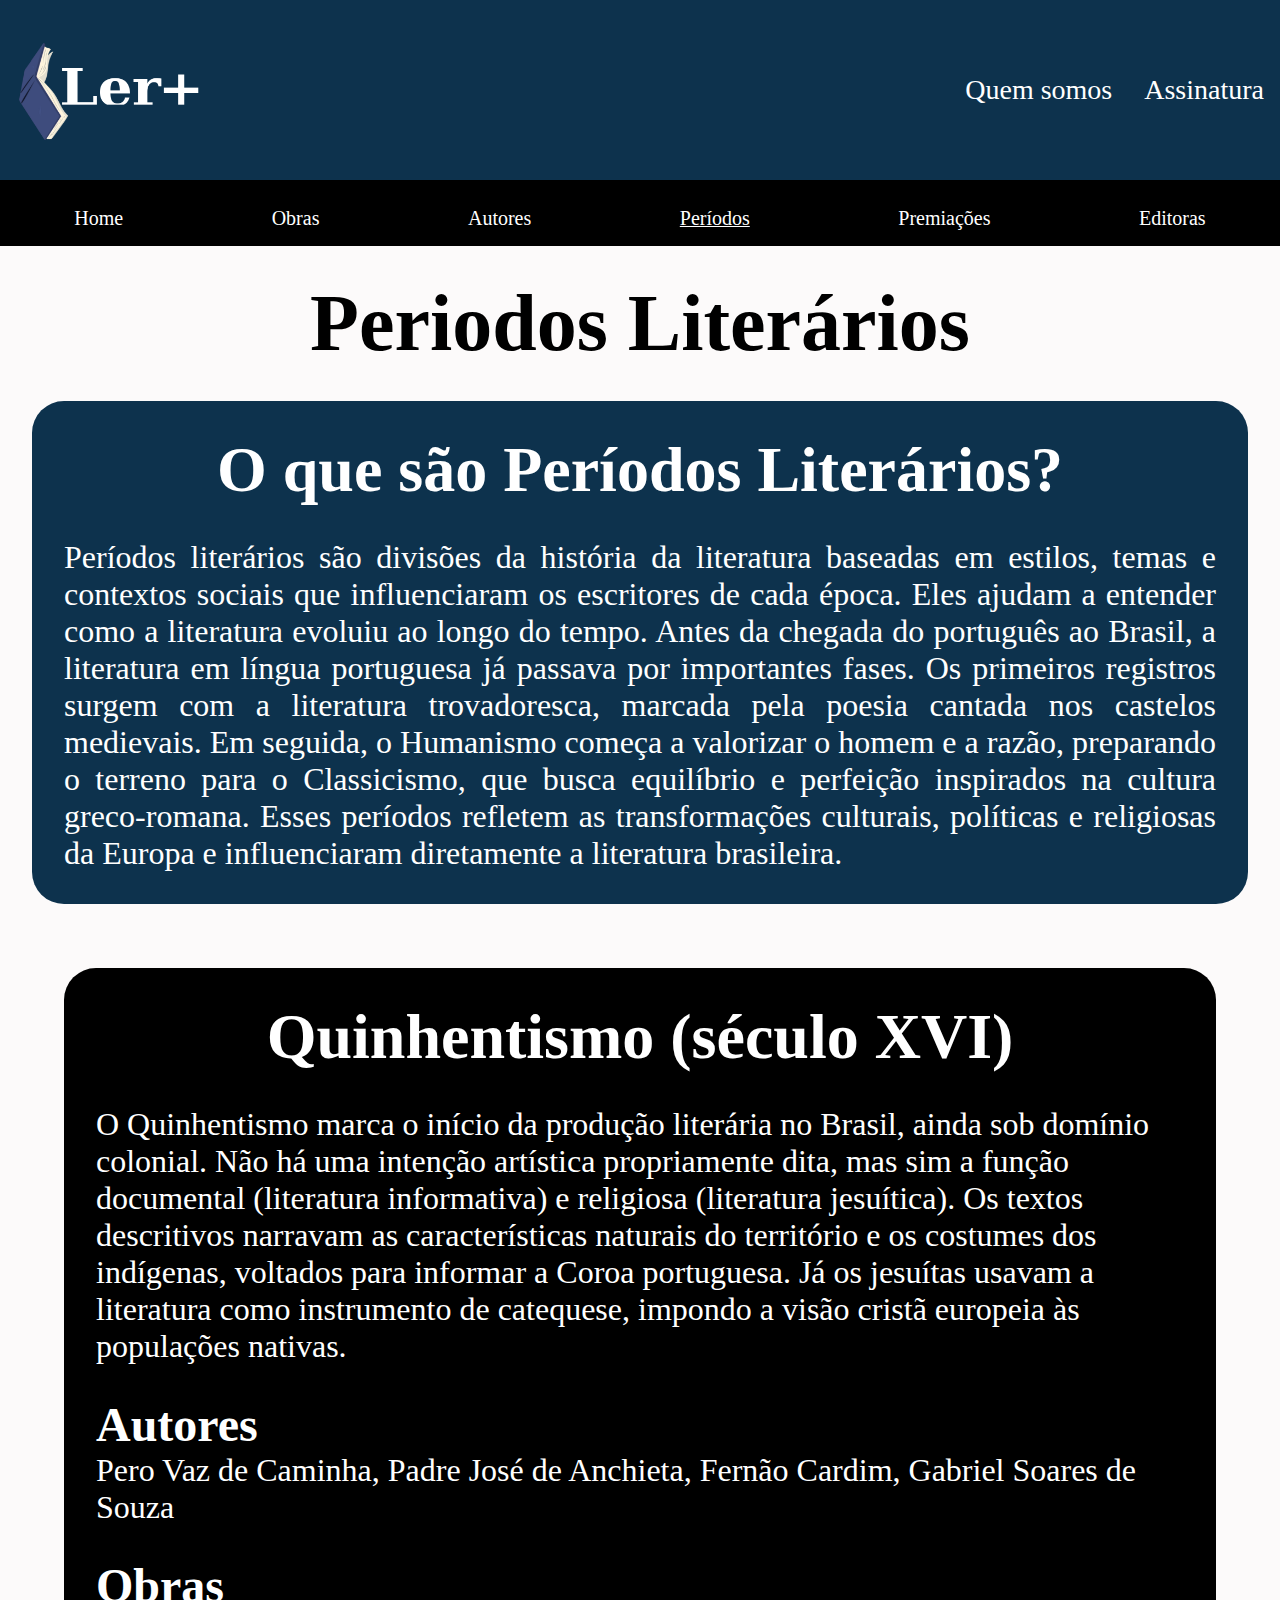
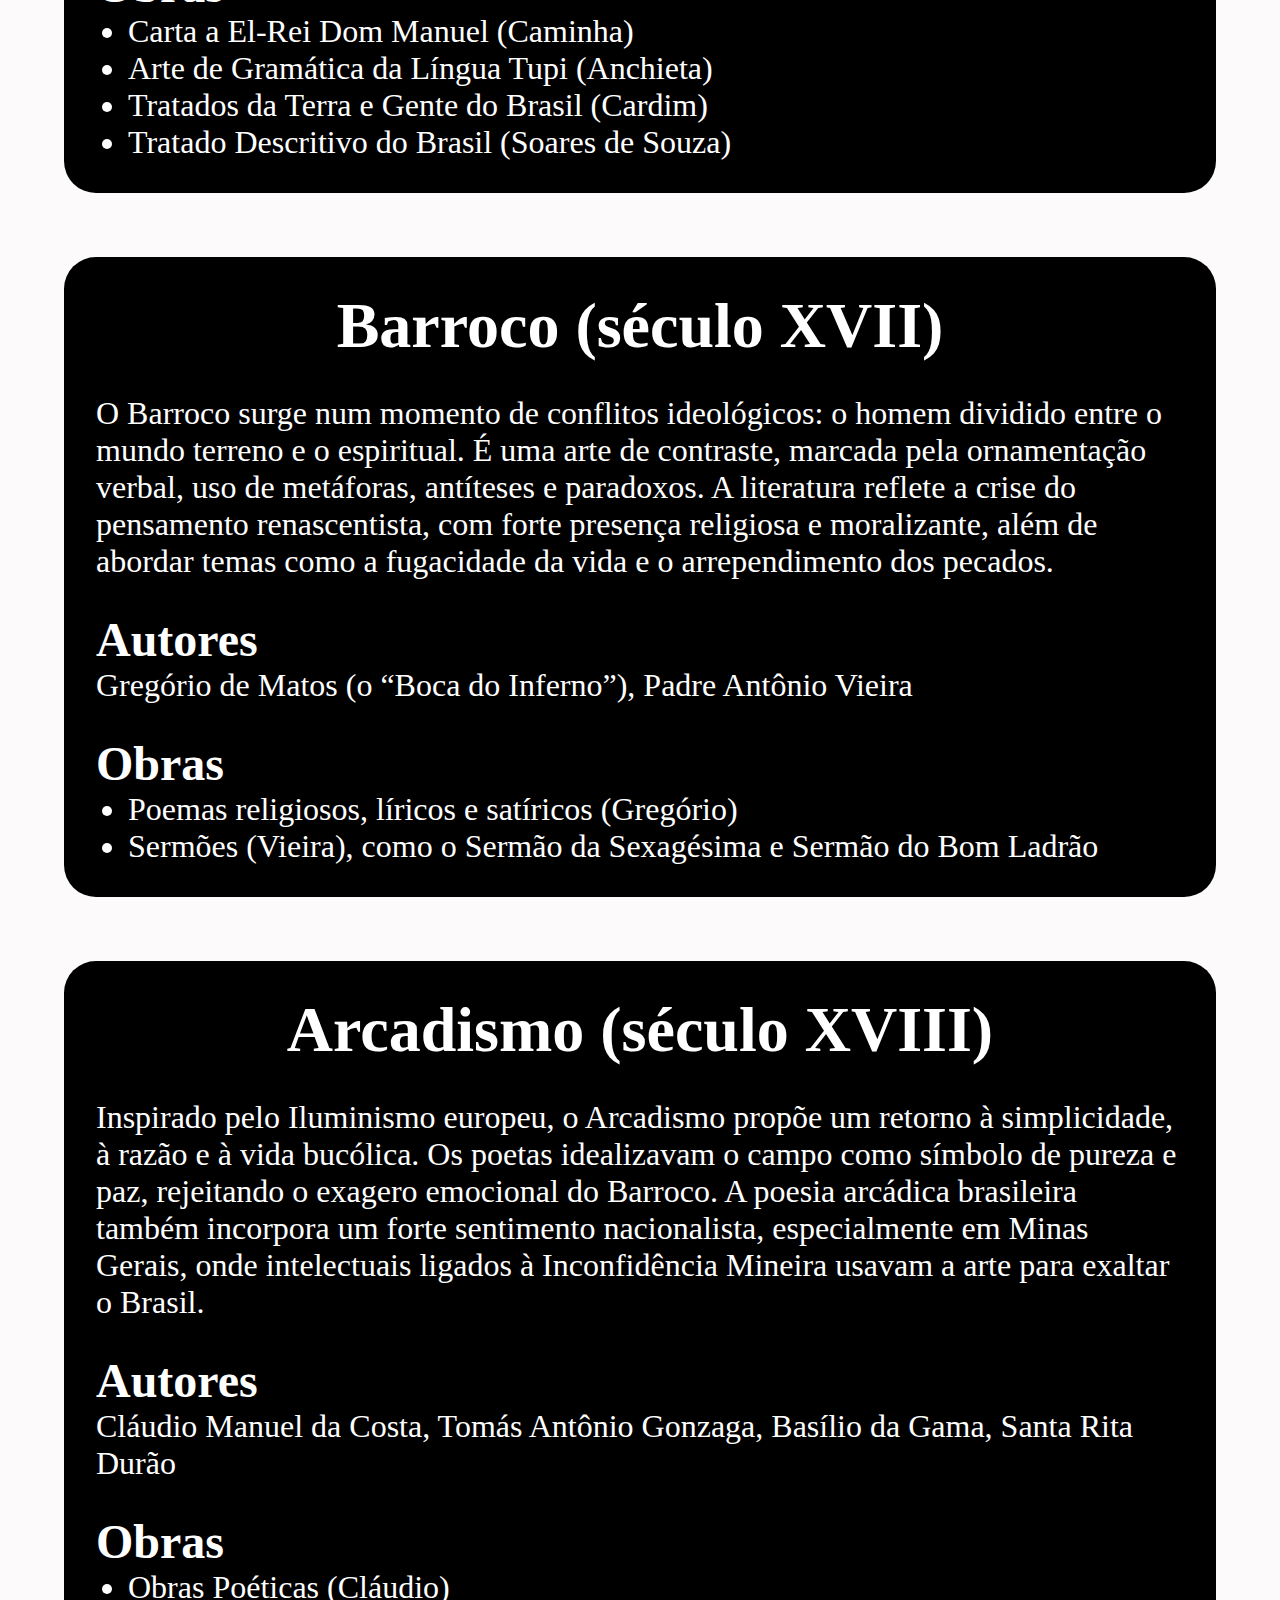
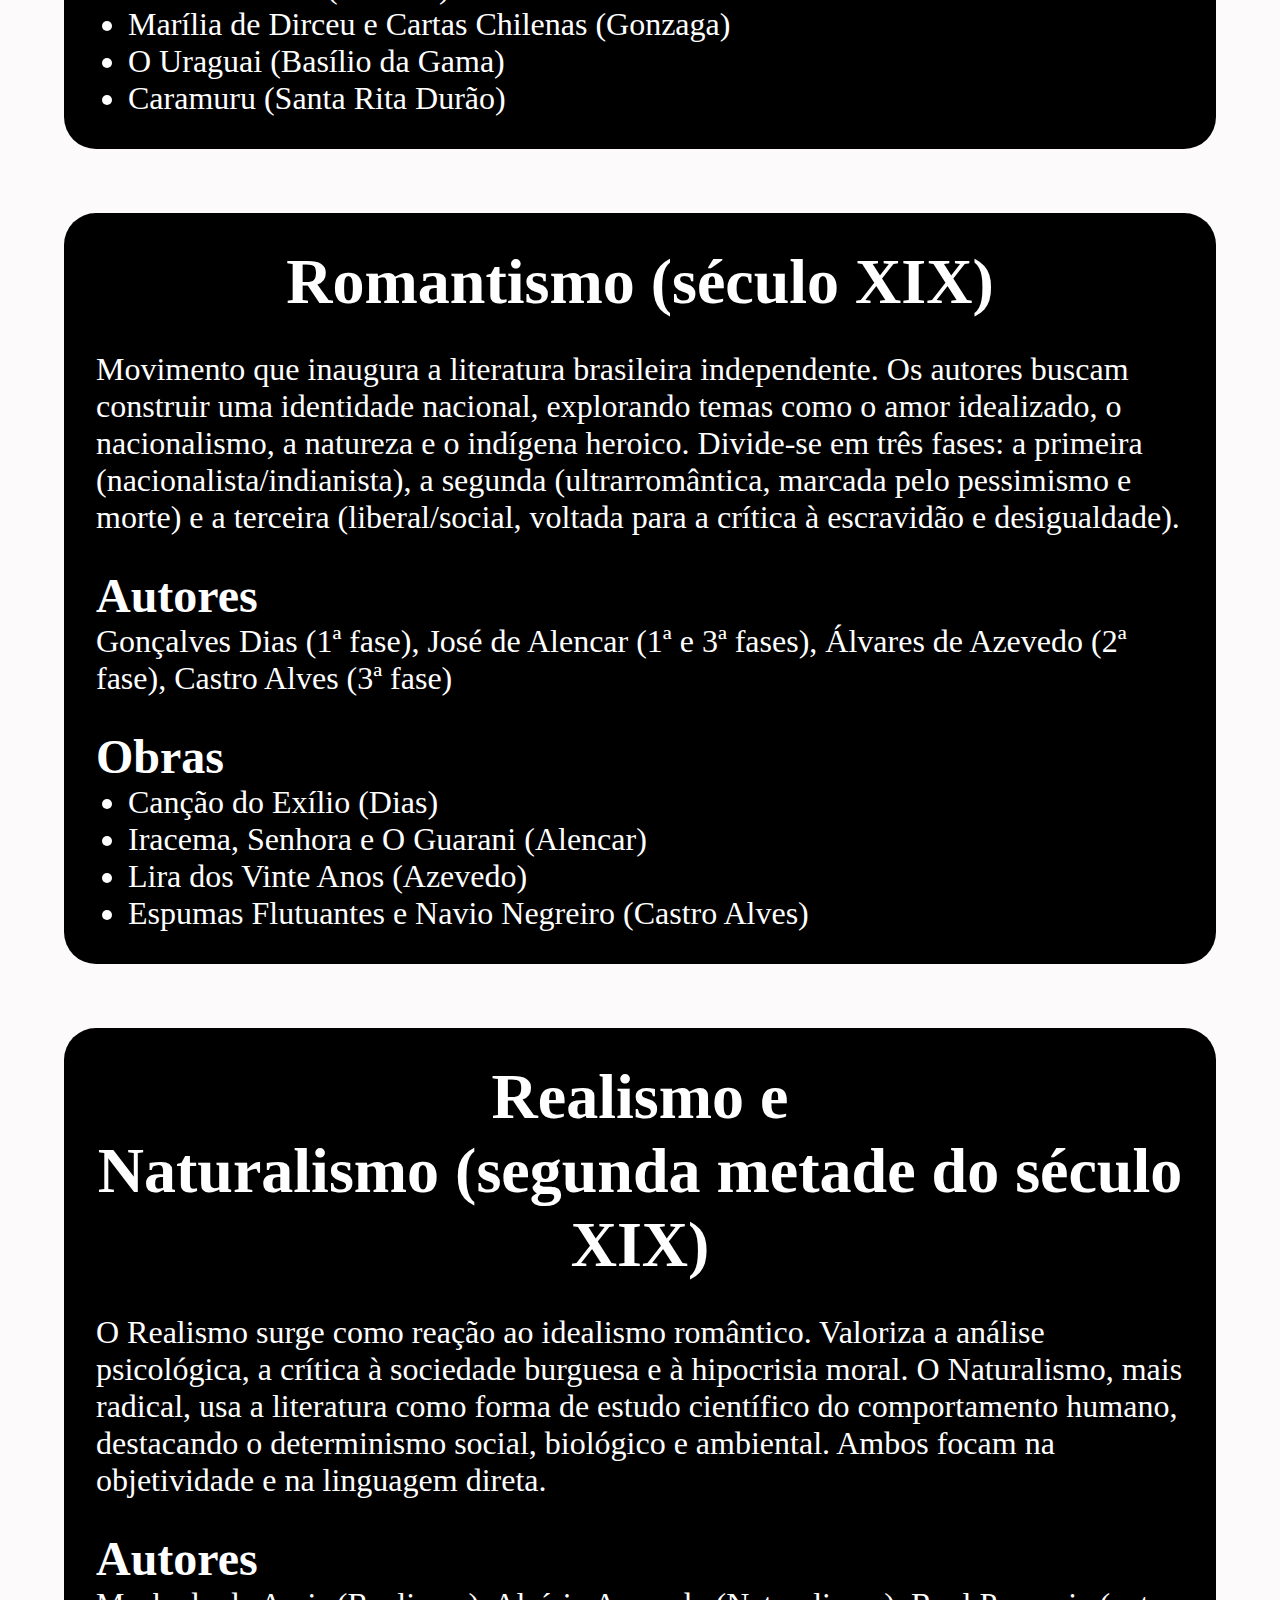
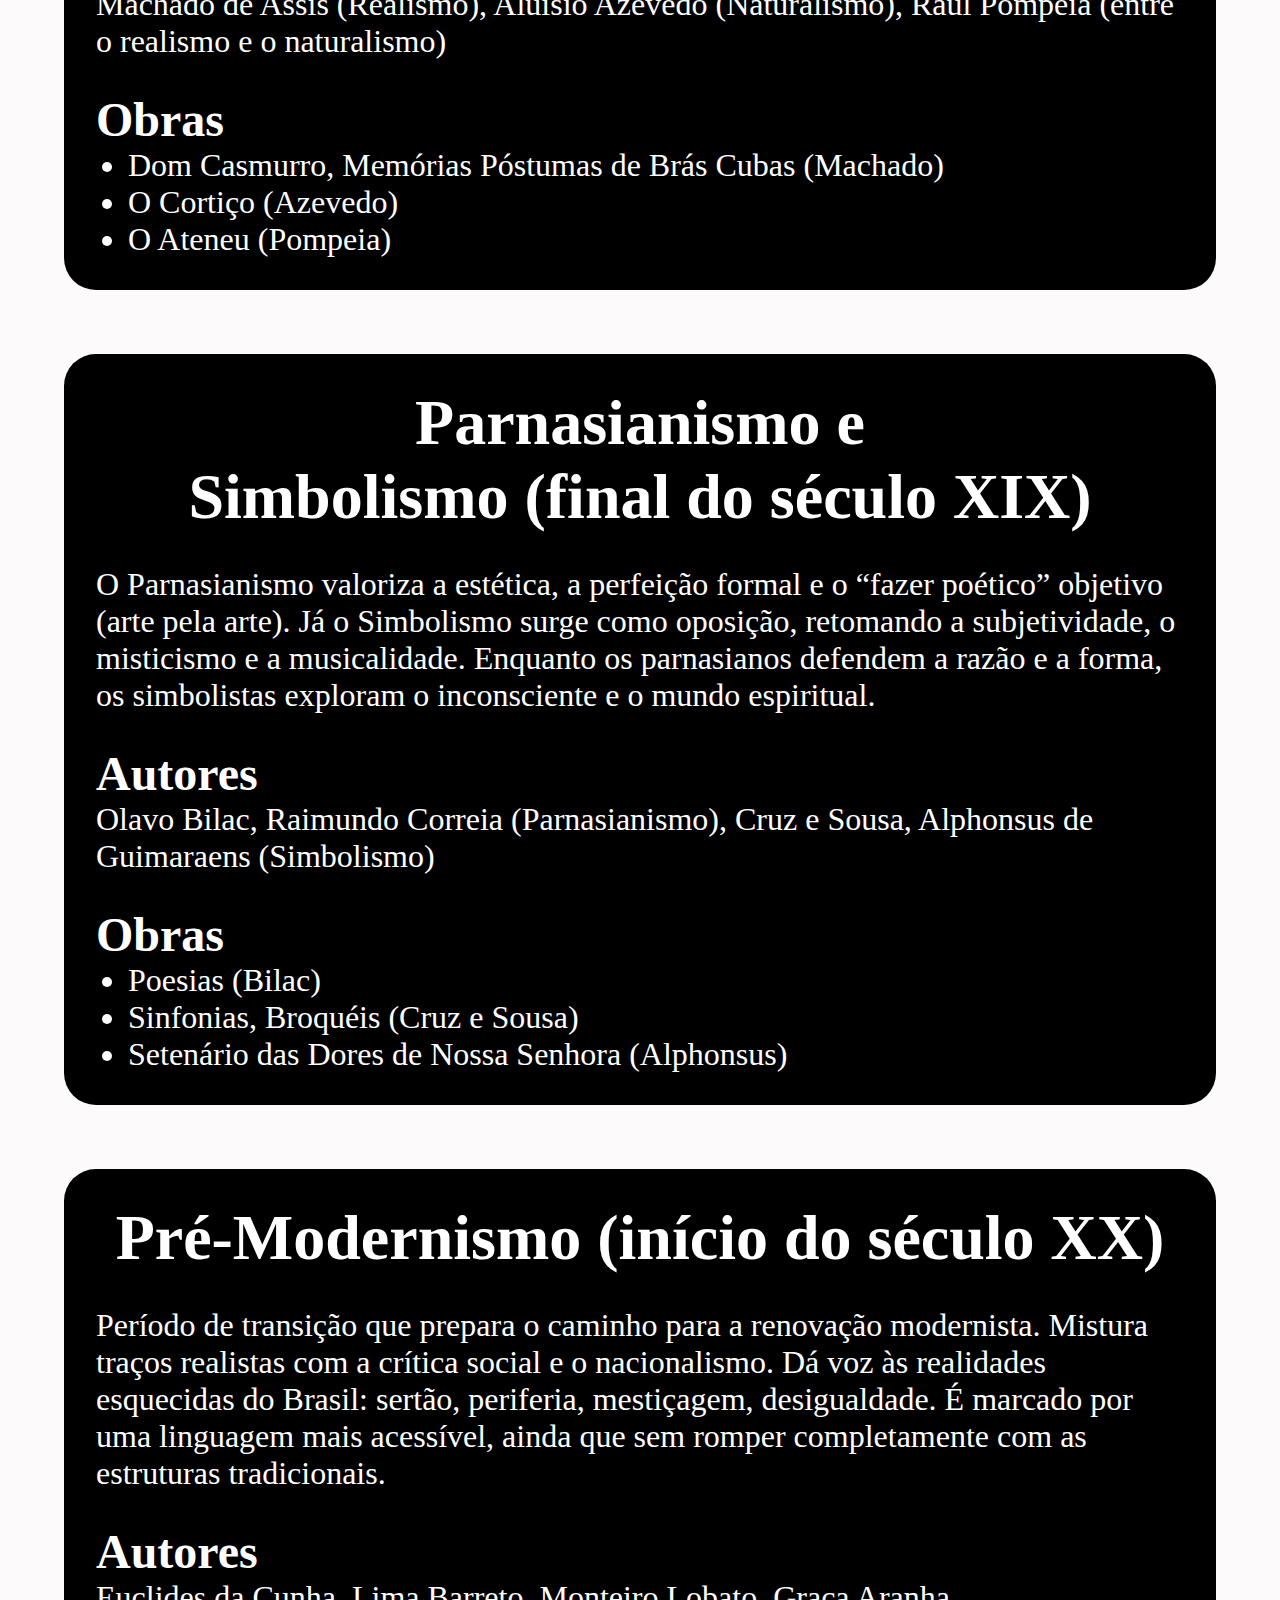
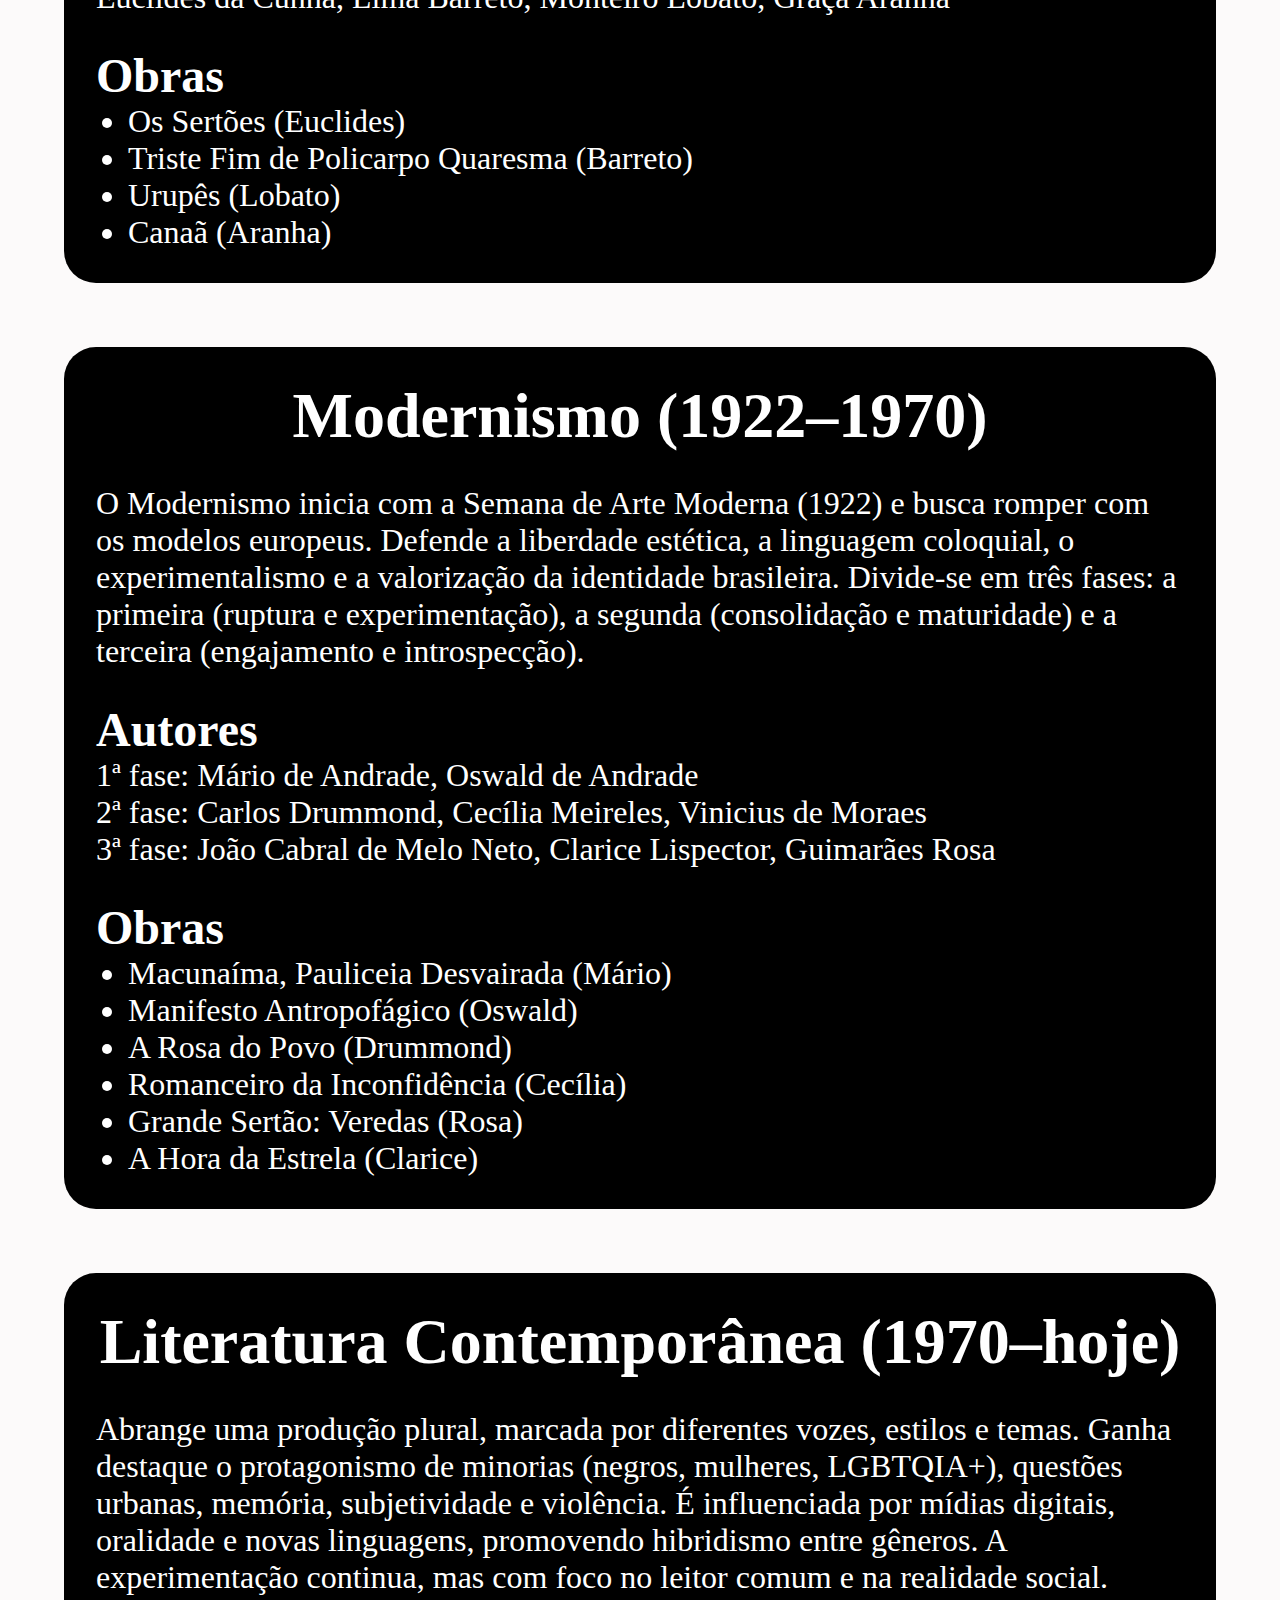
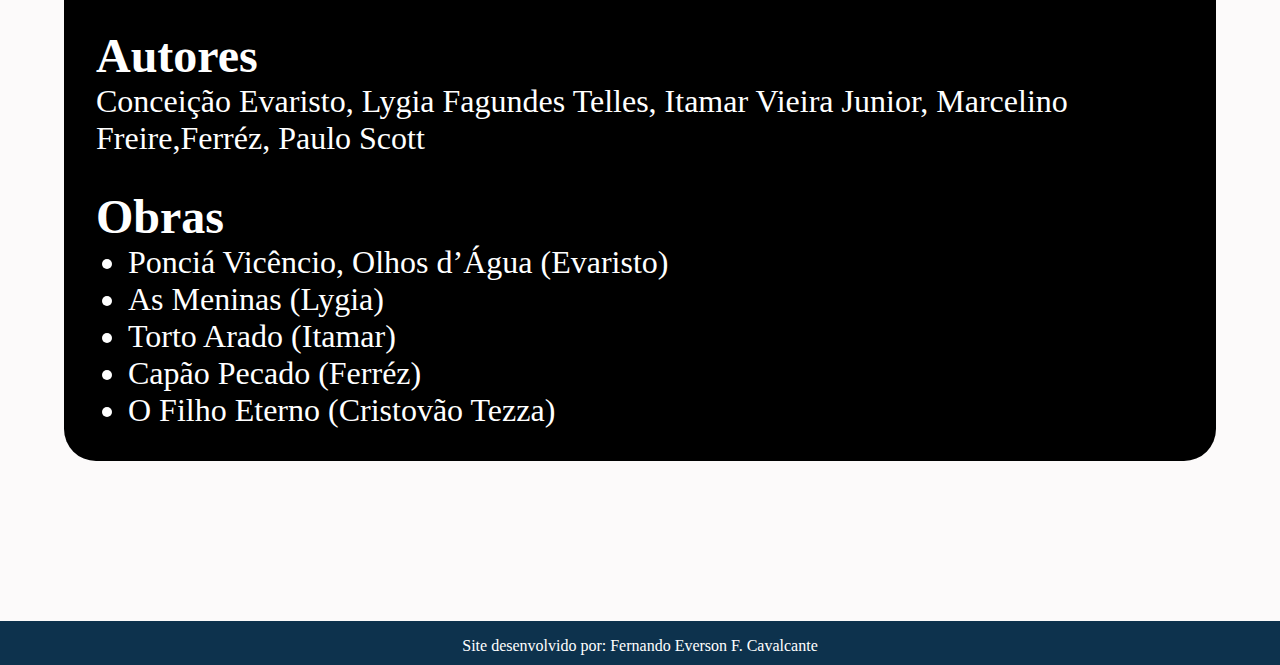
<file: periodos.html>
<!--Página Periodos-->

<!DOCTYPE html>
<html lang="pt-br">
<head>
    <meta charset="UTF-8">
    <meta name="viewport" content="width=device-width, initial-scale=1.0">
    <title>Ler + Periodos</title>
 <link rel="shortcut icon" href="img/ler+logoalt.png" type="image/x-icon">
    <link rel="stylesheet" href="css/cabecalho-rodape.css">
    <link rel="stylesheet" href="css/periodos.css">
</head>
<body>
        <div class="espaco_geral">
    <header>
<section class="topo">
  <div class="logo">
    <a href="index.html">
      <img src="img/ler+logo.png" alt="Logo ler+">
    </a>
  </div>
 
  <div class="menu-toggle" id="btn-menu">&#9776;</div>

  <div class="link_topo">
    <a href="quemsomos.html">Quem somos</a>
    <a href="assinatura.html">Assinatura</a>
  </div>
</section>
        <nav>
  <div class="menu-container">
    

    <div class="barra_navegacao" id="menu">
     
      <a href="index.html">Home</a>
      <a href="obras.html">Obras</a>
      </section>
      <a href="autores.html">Autores</a>
        <section class="ativado">
      <a href="periodos.html">Períodos</a>
       </section>
      <a href="premiacoes.html">Premiações</a>
      <a href="editoras.html">Editoras</a>
      <a class="mobile" href="quemsomos.html">Quem somos</a>
      <a class="mobile" href="assinatura.html">Assinatura</a>
    </div>
  </div>
</nav>
<script src="javascript/menu.js"></script>
    </header>

    <main>    
         <!-- Peridos literarios-->
        <h1 class="titulo">Periodos Literários</h1><!--css para o titulo da pagina-->
        <section class="introducao"><!--section para que tods os elementos dentro dela possam ser modificados juntos no css-->
        <h1 class="introducao_titulo">O que são Períodos Literários?</h1>
        <p class="introducao_texto">Períodos literários são divisões da história da literatura baseadas em estilos, temas e contextos sociais que influenciaram os escritores de cada época. Eles ajudam a entender como a literatura evoluiu ao longo do tempo. Antes da chegada do português ao Brasil, a literatura em língua portuguesa já passava por importantes fases. Os primeiros registros surgem com a literatura trovadoresca, marcada pela poesia cantada nos castelos medievais. Em seguida, o Humanismo começa a valorizar o homem e a razão, preparando o terreno para o Classicismo, que busca equilíbrio e perfeição inspirados na cultura greco-romana. Esses períodos refletem as transformações culturais, políticas e religiosas da Europa e influenciaram diretamente a literatura brasileira.</p>
        </section>

         <!-- quinhentismo-->
        <section class="periodos"><!--section que permite orgazização dos periodos literarios-->

        <h1 class="periodos_titulo">Quinhentismo (século XVI)</h1><!--feito para edição do titulo do periodo-->

        <p class="periodos_texto">O Quinhentismo marca o início da produção literária no Brasil, ainda sob domínio colonial. Não há uma intenção artística propriamente dita, mas sim a função documental (literatura informativa) e religiosa (literatura jesuítica). Os textos descritivos narravam as características naturais do território e os costumes dos indígenas, voltados para informar a Coroa portuguesa. Já os jesuítas usavam a literatura como instrumento de catequese, impondo a visão cristã europeia às populações nativas.</p><!--feito para a edição do texto principal dos periodos-->

        <div class="periodos_autores"><!--feito para edição de uma parte separada para os autores do periodo, edita o titulo e o texto-->
            <h2 class="periodos_autores_titulo">Autores</h2>
        <p>
            Pero Vaz de Caminha, Padre José de Anchieta, Fernão Cardim, Gabriel Soares de Souza
        </p>
        </div>

        <div class="periodos_obras"><!--feito para edição de uma parte separada para os autores do periodo, edita o titulo e a lista não nominada-->
            <h2 class="periodos_obras_titulo">Obras</h2>
            <ul>
                <li class="periodos_obras_lista">Carta a El-Rei Dom Manuel (Caminha)</li>
                <li class="periodos_obras_lista">Arte de Gramática da Língua Tupi (Anchieta)</li>
                <li class="periodos_obras_lista">Tratados da Terra e Gente do Brasil (Cardim)</li>
                <li class="periodos_obras_lista">Tratado Descritivo do Brasil (Soares de Souza)</li>
            </ul>
        </div>
        </section>
   
     <!-- Barroco-->
        <section class="periodos">
        <h1 class="periodos_titulo">Barroco (século XVII)</h1>
        <p class="periodos_texto">O Barroco surge num momento de conflitos ideológicos: o homem dividido entre o mundo terreno e o espiritual. É uma arte de contraste, marcada pela ornamentação verbal, uso de metáforas, antíteses e paradoxos. A literatura reflete a crise do pensamento renascentista, com forte presença religiosa e moralizante, além de abordar temas como a fugacidade da vida e o arrependimento dos pecados.</p>
        <div class="periodos_autores">
            <h2 class="periodos_autores_titulo">Autores</h2>
        <p>
            Gregório de Matos (o “Boca do Inferno”), Padre Antônio Vieira</p>
        </div>
        <div class="periodos_obras">
            <h2 class="periodos_obras_titulo">Obras</h2>
            <ul>
                <li class="periodos_obras_lista">Poemas religiosos, líricos e satíricos (Gregório)</li>
                <li class="periodos_obras_lista">Sermões (Vieira), como o Sermão da Sexagésima e Sermão do Bom Ladrão</li>
               
            </ul>
        </div>
        </section>

        <!-- Arcadismo-->
        <section class="periodos">
        <h1 class="periodos_titulo"> Arcadismo (século XVIII)</h1>
        <p class="periodos_texto">Inspirado pelo Iluminismo europeu, o Arcadismo propõe um retorno à simplicidade, à razão e à vida bucólica. Os poetas idealizavam o campo como símbolo de pureza e paz, rejeitando o exagero emocional do Barroco. A poesia arcádica brasileira também incorpora um forte sentimento nacionalista, especialmente em Minas Gerais, onde intelectuais ligados à Inconfidência Mineira usavam a arte para exaltar o Brasil.</p>
        <div class="periodos_autores">
            <h2 class="periodos_autores_titulo">Autores</h2>
        <p>
            Cláudio Manuel da Costa, Tomás Antônio Gonzaga, Basílio da Gama, Santa Rita Durão</p>
        </div>
        <div class="periodos_obras">
            <h2 class="periodos_obras_titulo">Obras</h2>
            <ul>
                <li class="periodos_obras_lista">Obras Poéticas (Cláudio)</li>
                <li class="periodos_obras_lista">Marília de Dirceu e Cartas Chilenas (Gonzaga)</li>
                <li class="periodos_obras_lista">O Uraguai (Basílio da Gama)</li>
                <li class="periodos_obras_lista">Caramuru (Santa Rita Durão)</li>
            </ul>
        </div>
        </section>


        <!-- Romantismo-->
        <section class="periodos">
        <h1 class="periodos_titulo">Romantismo (século XIX)</h1>
        <p class="periodos_texto">Movimento que inaugura a literatura brasileira independente. Os autores buscam construir uma identidade nacional, explorando temas como o amor idealizado, o nacionalismo, a natureza e o indígena heroico. Divide-se em três fases: a primeira (nacionalista/indianista), a segunda (ultrarromântica, marcada pelo pessimismo e morte) e a terceira (liberal/social, voltada para a crítica à escravidão e desigualdade).</p>
        <div class="periodos_autores">
            <h2 class="periodos_autores_titulo">Autores</h2>
        <p>
            Gonçalves Dias (1ª fase), José de Alencar (1ª e 3ª fases), Álvares de Azevedo (2ª fase), Castro Alves (3ª fase)</p>
        </div>
        <div class="periodos_obras">
            <h2 class="periodos_obras_titulo">Obras</h2>
            <ul>
                <li class="periodos_obras_lista">Canção do Exílio (Dias)</li>
                <li class="periodos_obras_lista">Iracema, Senhora e O Guarani (Alencar)</li>
                <li class="periodos_obras_lista">Lira dos Vinte Anos (Azevedo)</li>
                <li class="periodos_obras_lista">Espumas Flutuantes e Navio Negreiro (Castro Alves)</li>
            </ul>
        </div>
        </section>

        <!-- Realismo/Naturalismo-->
        <section class="periodos">
        <h1 class="periodos_titulo">Realismo e<br>Naturalismo (segunda metade do século XIX)</h1>
        <p class="periodos_texto">O Realismo surge como reação ao idealismo romântico. Valoriza a análise psicológica, a crítica à sociedade burguesa e à hipocrisia moral. O Naturalismo, mais radical, usa a literatura como forma de estudo científico do comportamento humano, destacando o determinismo social, biológico e ambiental. Ambos focam na objetividade e na linguagem direta.</p>
        <div class="periodos_autores">
            <h2 class="periodos_autores_titulo">Autores </h2>
        <p>
            Machado de Assis (Realismo), Aluísio Azevedo (Naturalismo), Raul Pompeia (entre o realismo e o naturalismo)</p>
        </div>
        <div class="periodos_obras">
            <h2 class="periodos_obras_titulo">Obras</h2>
            <ul>
                <li class="periodos_obras_lista">Dom Casmurro, Memórias Póstumas de Brás Cubas (Machado)</li>
                <li class="periodos_obras_lista">O Cortiço (Azevedo)</li>
                <li class="periodos_obras_lista">O Ateneu (Pompeia)</li>

            </ul>
        </div>
        </section>

         <!-- Parnasianismo/Simbolismo-->
         <section class="periodos">
        <h1 class="periodos_titulo">Parnasianismo e <br>Simbolismo (final do século XIX)</h1>
        <p class="periodos_texto">O Parnasianismo valoriza a estética, a perfeição formal e o “fazer poético” objetivo (arte pela arte). Já o Simbolismo surge como oposição, retomando a subjetividade, o misticismo e a musicalidade. Enquanto os parnasianos defendem a razão e a forma, os simbolistas exploram o inconsciente e o mundo espiritual.</p>
        <div class="periodos_autores">
            <h2 class="periodos_autores_titulo">Autores</h2>
        <p>
            Olavo Bilac, Raimundo Correia (Parnasianismo), Cruz e Sousa, Alphonsus de Guimaraens (Simbolismo)
        </p>
        </div>
        <div class="periodos_obras">
            <h2 class="periodos_obras_titulo">Obras</h2>
            <ul>
                <li class="periodos_obras_lista">Poesias (Bilac)</li>
                <li class="periodos_obras_lista">Sinfonias, Broquéis (Cruz e Sousa)</li>
                <li class="periodos_obras_lista">Setenário das Dores de Nossa Senhora (Alphonsus)</li>
            </ul>
        </div>
        </section>

         <!-- Pré-Modernismo -->
          <section class="periodos">
        <h1 class="periodos_titulo"> Pré-Modernismo (início do século XX)</h1>
        <p class="periodos_texto">Período de transição que prepara o caminho para a renovação modernista. Mistura traços realistas com a crítica social e o nacionalismo. Dá voz às realidades esquecidas do Brasil: sertão, periferia, mestiçagem, desigualdade. É marcado por uma linguagem mais acessível, ainda que sem romper completamente com as estruturas tradicionais.</p>
        <div class="periodos_autores">
            <h2 class="periodos_autores_titulo">Autores</h2>
        <p>
            Euclides da Cunha, Lima Barreto, Monteiro Lobato, Graça Aranha
        </p>
        </div>
        <div class="periodos_obras">
            <h2 class="periodos_obras_titulo">Obras</h2>
            <ul>
                <li class="periodos_obras_lista">Os Sertões (Euclides)</li>
                <li class="periodos_obras_lista">Triste Fim de Policarpo Quaresma (Barreto)</li>
                <li class="periodos_obras_lista">Urupês (Lobato)</li>
                <li class="periodos_obras_lista">Canaã (Aranha)</li>
            </ul>
        </div>
        </section>

        <!--Modernismo -->
            <section class="periodos">
        <h1 class="periodos_titulo">Modernismo (1922–1970)</h1>
        <p class="periodos_texto">O Modernismo inicia com a Semana de Arte Moderna (1922) e busca romper com os modelos europeus. Defende a liberdade estética, a linguagem coloquial, o experimentalismo e a valorização da identidade brasileira. Divide-se em três fases: a primeira (ruptura e experimentação), a segunda (consolidação e maturidade) e a terceira (engajamento e introspecção).</p>
        <div class="periodos_autores">
            <h2 class="periodos_autores_titulo">Autores</h2>
        <p>
         1ª fase: Mário de Andrade, Oswald de Andrade<br> 2ª fase: Carlos Drummond, Cecília Meireles, Vinicius de Moraes<br> 3ª fase: João Cabral de Melo Neto, Clarice Lispector, Guimarães Rosa
        </p>
        </div>
        <div class="periodos_obras">
            <h2 class="periodos_obras_titulo">Obras</h2>
            <ul>
                <li class="periodos_obras_lista">Macunaíma, Pauliceia Desvairada (Mário)</li>
                <li class="periodos_obras_lista">Manifesto Antropofágico (Oswald)</li>
                <li class="periodos_obras_lista">A Rosa do Povo (Drummond)</li>
                <li class="periodos_obras_lista">Romanceiro da Inconfidência (Cecília)</li>
                 <li class="periodos_obras_lista">Grande Sertão: Veredas (Rosa)</li>
                <li class="periodos_obras_lista">A Hora da Estrela (Clarice)</li>
            </ul>
        </div>
        </section>

         <!--Literatura Contemporânea -->
         <section class="periodos">
        <h1 class="periodos_titulo">Literatura Contemporânea (1970–hoje)</h1>
        <p class="periodos_texto">Abrange uma produção plural, marcada por diferentes vozes, estilos e temas. Ganha destaque o protagonismo de minorias (negros, mulheres, LGBTQIA+), questões urbanas, memória, subjetividade e violência. É influenciada por mídias digitais, oralidade e novas linguagens, promovendo hibridismo entre gêneros. A experimentação continua, mas com foco no leitor comum e na realidade social.</p>
        <div class="periodos_autores">
            <h2 class="periodos_autores_titulo">Autores</h2>
        <p>
           Conceição Evaristo, Lygia Fagundes Telles, Itamar Vieira Junior, Marcelino Freire,Ferréz, Paulo Scott
        </p>
        </div>
        <div class="periodos_obras">
            <h2 class="periodos_obras_titulo">Obras</h2>
            <ul>
                <li class="periodos_obras_lista">Ponciá Vicêncio, Olhos d’Água (Evaristo)</li>
                <li class="periodos_obras_lista">As Meninas (Lygia)</li>
                <li class="periodos_obras_lista">Torto Arado (Itamar)</li>
                <li class="periodos_obras_lista">Capão Pecado (Ferréz)</li>
                <li class="periodos_obras_lista">O Filho Eterno (Cristovão Tezza)</li>
            </ul>
        </div>
        </section>
    </main>
</div>

     <footer>
        <section class="rodape">
        <p>Site desenvolvido por: Fernando Everson F. Cavalcante</p>
        </section>
    </footer>
</body>
</html>
</file>
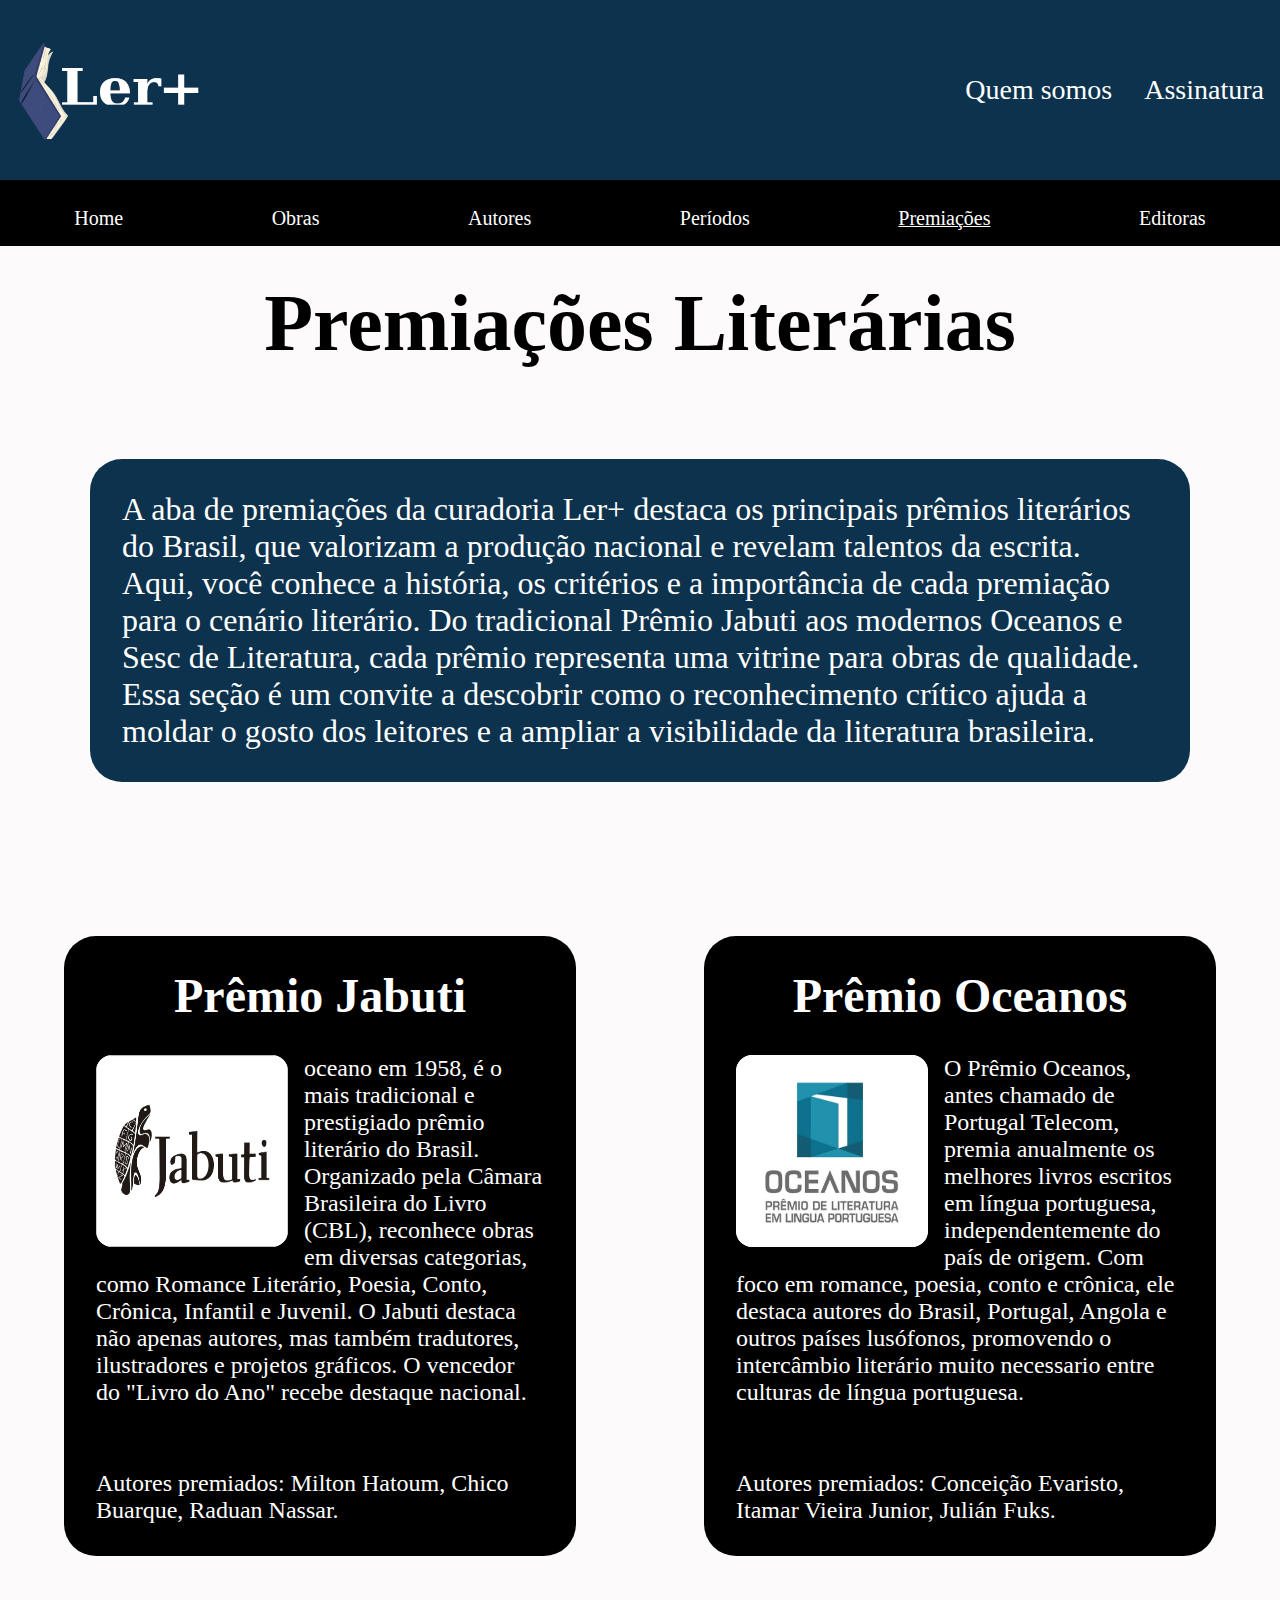
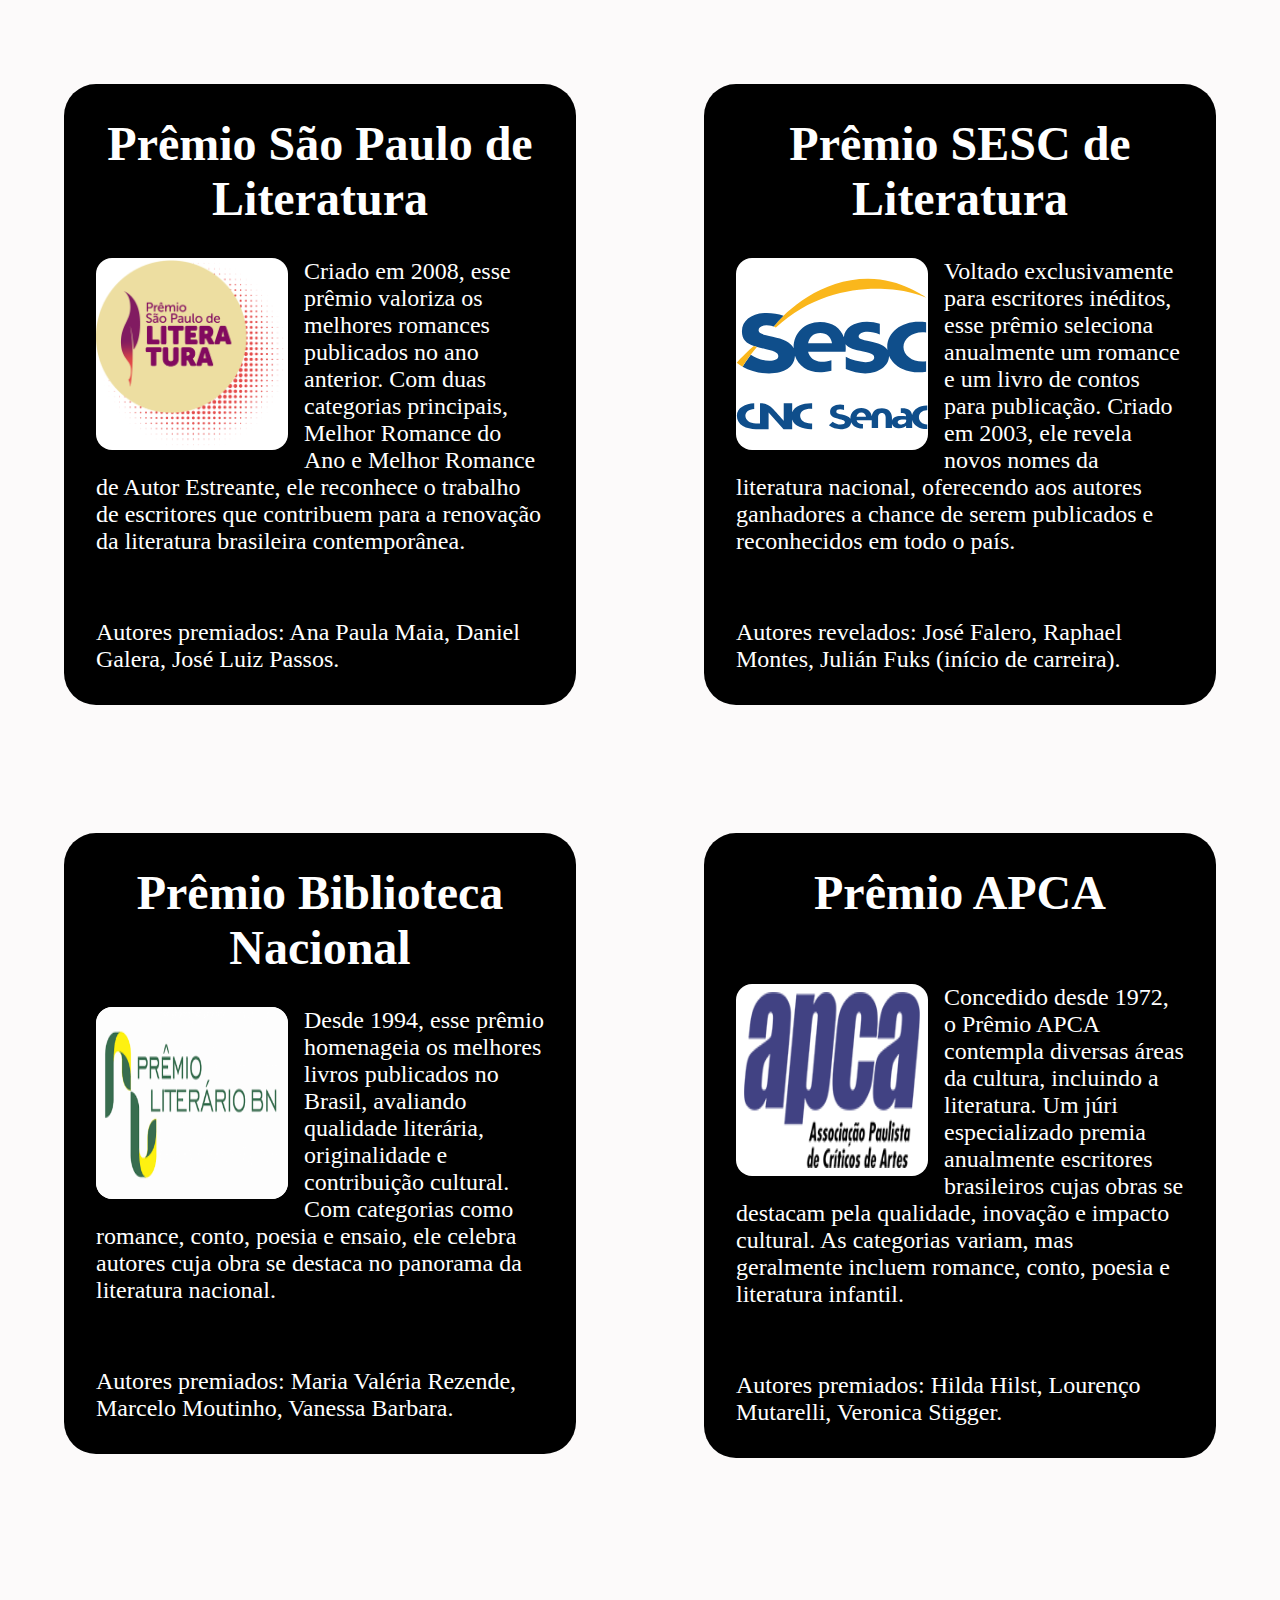
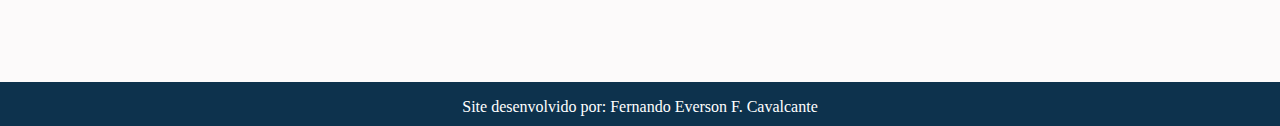
<file: premiacoes.html>
<!--Página Premiação-->

<!DOCTYPE html>
<html lang="pt-br">
<head>
    <meta charset="UTF-8">
    <meta name="viewport" content="width=device-width, initial-scale=1.0">
    <title>Ler + Premiações</title>
 <link rel="shortcut icon" href="img/ler+logoalt.png" type="image/x-icon">
    <link rel="stylesheet" href="css/cabecalho-rodape.css">
    <link rel="stylesheet" href="css/premiacoes.css">
</head>
<body>
      <div class="espaco_geral">
    <header>
<section class="topo">
  <div class="logo">
    <a href="index.html">
      <img src="img/ler+logo.png" alt="Logo ler+">
    </a>
  </div>


  <div class="menu-toggle" id="btn-menu">&#9776;</div>

  <div class="link_topo">
    <a href="quemsomos.html">Quem somos</a>
    <a href="assinatura.html">Assinatura</a>
  </div>
</section>
        <nav>
  <div class="menu-container">
    

    <div class="barra_navegacao" id="menu">
     
      <a href="index.html">Home</a>
      <a href="obra.html">Obras</a>
      </section>
      <a href="autores.html">Autores</a>
      <a href="periodos.html">Períodos</a>
         <section class="ativado">
      <a href="premiacoes.html">Premiações</a>
      </section>
      <a href="editoras.html">Editoras</a>
      <a class="mobile" href="quemsomos.html">Quem somos</a>
      <a class="mobile" href="assinatura.html">Assinatura</a>
    </div>
  </div>
</nav>
<script src="javascript/menu.js"></script>
    </header>

    <main>
        
        <h1 class="titulo">Premiações Literárias</h1><!--css para o titulo da introdução-->
        <p class="introducao">A aba de premiações da curadoria Ler+ destaca os principais prêmios literários do Brasil, que valorizam a produção nacional e revelam talentos da escrita. Aqui, você conhece a história, os critérios e a importância de cada premiação para o cenário literário. Do tradicional Prêmio Jabuti aos modernos Oceanos e Sesc de Literatura, cada prêmio representa uma vitrine para obras de qualidade. Essa seção é um convite a descobrir como o reconhecimento crítico ajuda a moldar o gosto dos leitores e a ampliar a visibilidade da literatura brasileira.</p><!--css para o texto de introdução-->
        
        <section class="espaco"><!--feito para o alinhamento das sessões das premiações, permitindo que fiquem duas uma ao lado da outra e orestante seguindo esse padrão-->

            <!--Premio Jabuti-->
        <section class="premios"><!--feito para poder editar todos os elementos dentro dela com um-->

        <h1 class="premios_titulo" >Prêmio Jabuti</h1><!--feito para editar o titulo-->

        <div class="premios_img_conteiner"><!--container para facilitar a edição da imagem-->

        <a class="premios_link" href="https://www.premiojabuti.com.br/jabuti/" target="_blank">
        <img src="img/jabuti.png" alt="premio jabuti"><!--feito para edição da imagem que também é um link-->
        </a>
        </div>
        <p class="premios_texto"a>oceano em 1958, é o mais tradicional e prestigiado prêmio literário do Brasil. Organizado pela Câmara Brasileira do Livro (CBL), reconhece obras em diversas categorias, como Romance Literário, Poesia, Conto, Crônica, Infantil e Juvenil. O Jabuti destaca não apenas autores, mas também tradutores, ilustradores e projetos gráficos. O vencedor do "Livro do Ano" recebe destaque nacional.</p><!--feito para edição do texto das premiações-->

        <p class="premios_destaques"><!--feito para para edição de uma parte dedicada a autores-->
            Autores premiados: Milton Hatoum, Chico Buarque, Raduan Nassar.
        </p>
        </section>

        <!--Premio Oceanos-->
         <section class="premios">
        <h1 class="premios_titulo" >Prêmio Oceanos</h1>
        <div class="premios_img_conteiner">
        <a class="premios_link" href="https://premiooceanos2025.associacaooceanos.org/2025/apresentacao" target="_blank">
        <img src="img/oceano.avif" alt="premio oceano">
        </a>
        </div>
        <p class="premios_texto"a>O Prêmio Oceanos, antes chamado de Portugal Telecom, premia anualmente os melhores livros escritos em língua portuguesa, independentemente do país de origem. Com foco em romance, poesia, conto e crônica, ele destaca autores do Brasil, Portugal, Angola e outros países lusófonos, promovendo o intercâmbio literário muito necessario entre culturas de língua portuguesa.</p>
        <p class="premios_destaques">
            Autores premiados: Conceição Evaristo, Itamar Vieira Junior, Julián Fuks.
        </p>
        </section>

        </section>


        <section class="espaco">


            <!--Premio São Paulo de Literatura-->
         <section class="premios">
        <h1 class="premios_titulo" >Prêmio São Paulo de Literatura</h1>
        <div class="premios_img_conteiner">
        <a class="premios_link" href="https://www.premiosaopaulodeliteratura.org.br/" target="_blank">
        <img src="img/sp.jpeg" alt="premio são paulo de literatura">
        </a>
        </div>
        <p class="premios_texto"a>Criado em 2008, esse prêmio valoriza os melhores romances publicados no ano anterior. Com duas categorias principais, Melhor Romance do Ano e Melhor Romance de Autor Estreante, ele reconhece o trabalho de escritores que contribuem para a renovação da literatura brasileira contemporânea.</p>
        <p class="premios_destaques">
            Autores premiados: Ana Paula Maia, Daniel Galera, José Luiz Passos.
        </p>
        </section>

        <!--Premio SESC-->
        <section class="premios">
        <h1 class="premios_titulo" >Prêmio SESC de Literatura</h1>
        <div class="premios_img_conteiner">
        <a class="premios_link" href="https://www.sesc.com.br/atuacoes/cultura/literatura/premio-sesc-de-literatura/" target="_blank">
        <img src="img/sesc.svg" alt="premio secs">
        </a>
        </div>
        <p class="premios_texto"a>Voltado exclusivamente para escritores inéditos, esse prêmio seleciona anualmente um romance e um livro de contos para publicação. Criado em 2003, ele revela novos nomes da literatura nacional, oferecendo aos autores ganhadores a chance de serem publicados e reconhecidos em todo o país.</p>
        <p class="premios_destaques">
            Autores revelados: José Falero, Raphael Montes, Julián Fuks (início de carreira).
        </p>
        </section>

        </section>

        <section class="espaco">


            <!--Premio Biblioteca Nascional-->
         <section class="premios">
        <h1 class="premios_titulo" > Prêmio Biblioteca Nacional</h1>
        <div class="premios_img_conteiner">
        <a class="premios_link" href="https://antigo.bn.gov.br/" target="_blank">
        <img src="img/bn.png" alt="premio biblioteca nascional">
        </a>
        </div>
        <p class="premios_texto"a>Desde 1994, esse prêmio homenageia os melhores livros publicados no Brasil, avaliando qualidade literária, originalidade e contribuição cultural. Com categorias como romance, conto, poesia e ensaio, ele celebra autores cuja obra se destaca no panorama da literatura nacional.</p>
        <p class="premios_destaques">
           Autores premiados: Maria Valéria Rezende, Marcelo Moutinho, Vanessa Barbara.
        </p>
        </section>

        <!--Premio APCA-->
        <section class="premios">
        <h1 class="premios_titulo_apca" >Prêmio APCA</h1>
        <div class="premios_img_conteiner_apca">
        <a class="premios_link" href="https://apca.org.br/60-anos/literatura/" target="_blank">
        <img src="img/apca.jpeg" alt="premio apca">
        </a>
        </div>
        <p class="premios_texto"a>Concedido desde 1972, o Prêmio APCA contempla diversas áreas da cultura, incluindo a literatura. Um júri especializado premia anualmente escritores brasileiros cujas obras se destacam pela qualidade, inovação e impacto cultural. As categorias variam, mas geralmente incluem romance, conto, poesia e literatura infantil.</p>
        <p class="premios_destaques">
            Autores premiados: Hilda Hilst, Lourenço Mutarelli, Veronica Stigger.
        </p>
        </section>

        </section>
        
    </main>
</div>
         <footer>
        <section class="rodape">
        <p>Site desenvolvido por: Fernando Everson F. Cavalcante</p>
        </section>
    </footer>
</body>
</html>
</file>
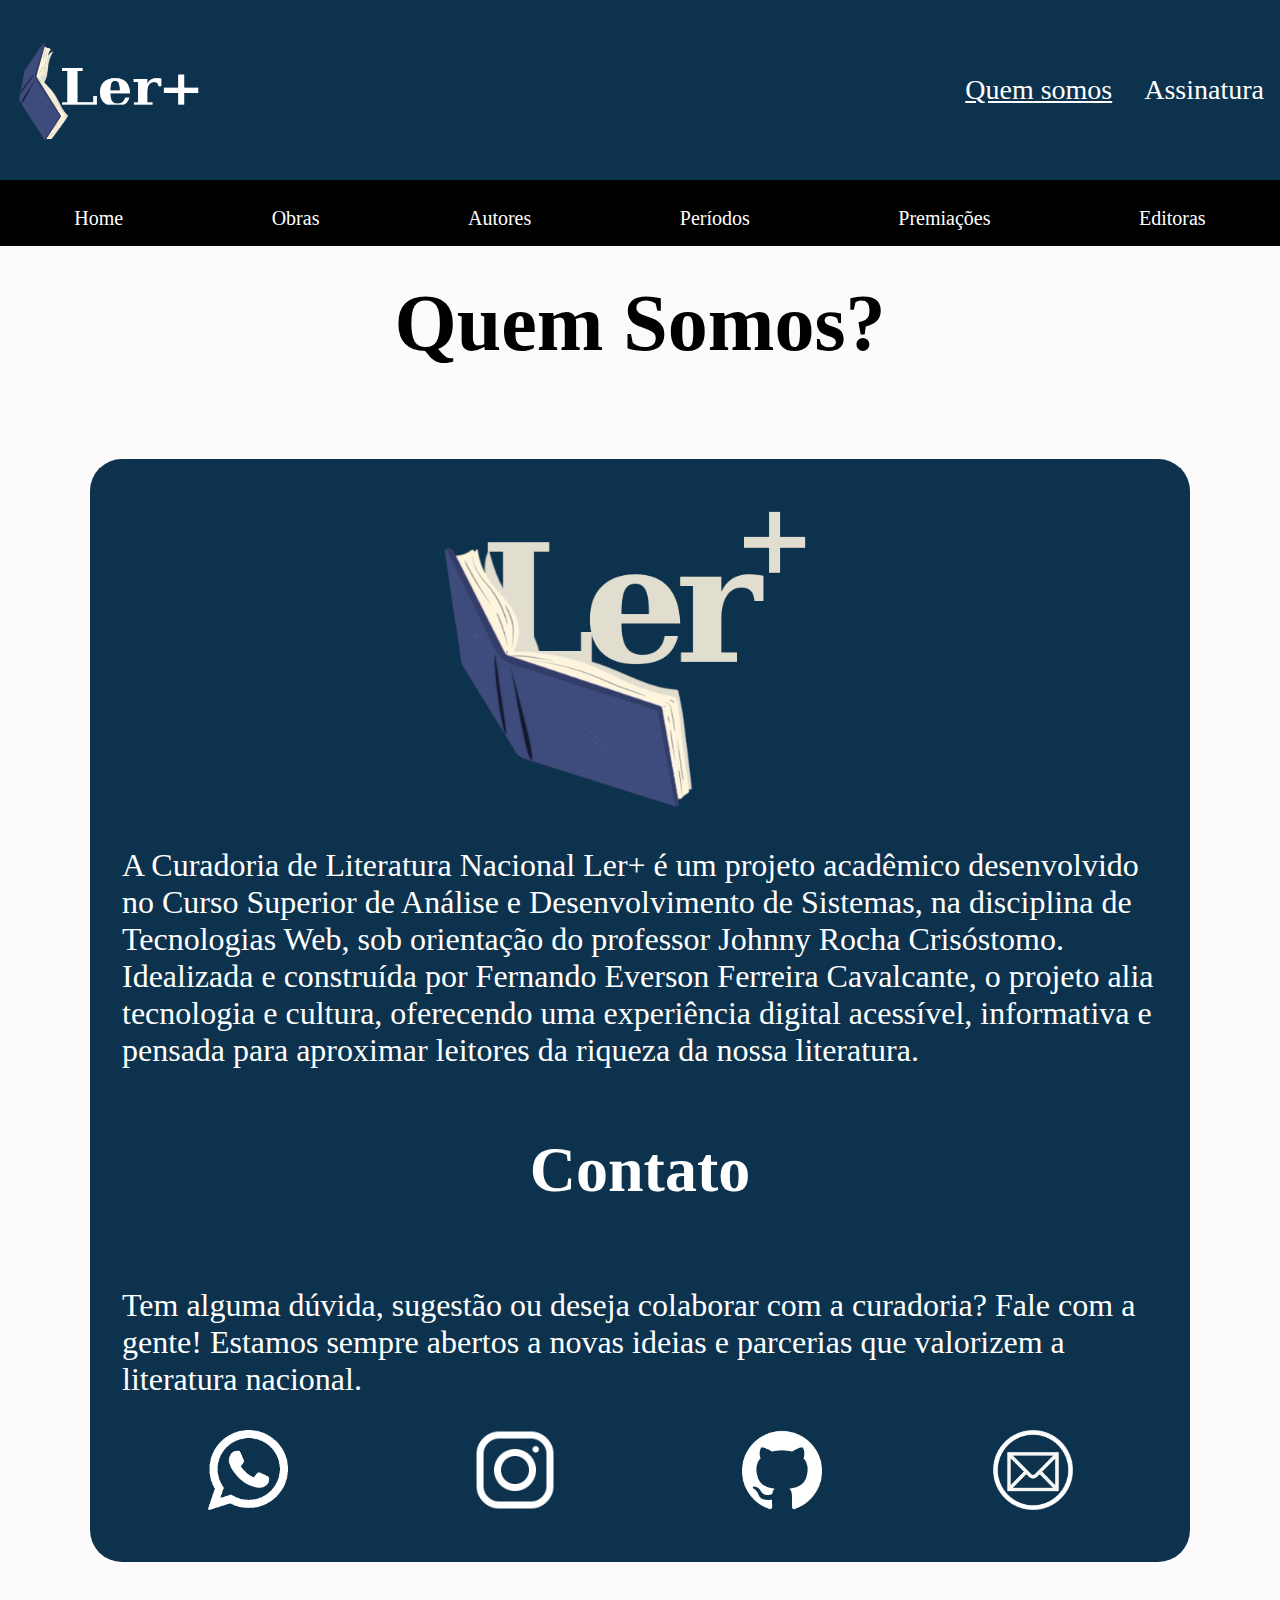
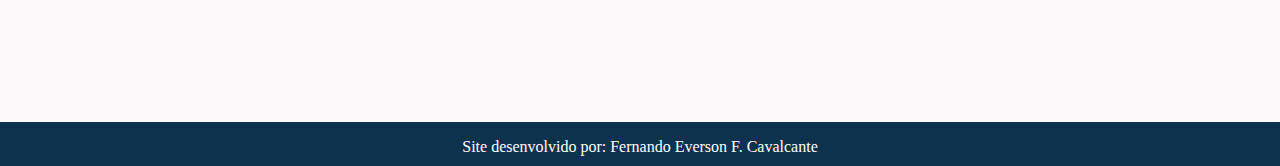
<file: quemsomos.html>
<!--Página Quem Somos-->

<!DOCTYPE html>
<html lang="pt-br">
<head>
    <meta charset="UTF-8">
    <meta name="viewport" content="width=device-width, initial-scale=1.0">
    <title>Ler + Quem Somos</title>
 <link rel="shortcut icon" href="img/ler+logoalt.png" type="image/x-icon">
    <link rel="stylesheet" href="css/cabecalho-rodape.css">
    <link rel="stylesheet" href="css/quemsomos.css">
</head>
<body>
    <header>
<section class="topo">
  <div class="logo">
    <a href="index.html">
      <img src="img/ler+logo.png" alt="Logo ler+">
    </a>
  </div>

  <div class="menu-toggle" id="btn-menu">&#9776;</div>

  <div class="link_topo">
    <a href="quemsomos.html"><section class="ativado">Quem somos</section></a>
    <a href="assinatura.html">Assinatura</a>
  </div>
</section>
        <nav>
  <div class="menu-container">
    

    <div class="barra_navegacao" id="menu">
     
      <a href="index.html">Home</a>
      <a href="obras.html">Obras</a>
      </section>
      <a href="autores.html">Autores</a>
      <a href="periodos.html">Períodos</a>
      <a href="premiacoes.html">Premiações</a>
      <a href="editoras.html">Editoras</a>
      <a class="mobile" href="quemsomos.html"><section class="ativado">Quem somos</section></a>
      <a class="mobile" href="assinatura.html">Assinatura</a>
    </div>
  </div>
</nav>
<script src="javascript/menu.js"></script>

    <div class="espaco_geral">
    </header>


    <main>
       
        <h1 class="titulo">Quem Somos?</h1><!--titulo da pagina-->

        <section class="quemsomos"><!--section que para editar todos os elemntos internos como um-->

        <img src="img/ler+logoalt.png" class="quemsomos_img" alt="logo ler mais"><!--logo da Ler+ para edição-->

        <p class="quemsomos_texto">A Curadoria de Literatura Nacional Ler+ é um projeto acadêmico desenvolvido no Curso Superior de Análise e Desenvolvimento de Sistemas, na disciplina de Tecnologias Web, sob orientação do professor Johnny Rocha Crisóstomo.
        Idealizada e construída por Fernando Everson Ferreira Cavalcante, o projeto alia tecnologia e cultura, oferecendo uma experiência digital acessível, informativa e pensada para aproximar leitores da riqueza da nossa literatura.
        </p><!--texto principal da pagina para edição-->
        
        <h1 class="contato_titulo">Contato</h1><!--Titulo da sessão contato para edição-->

        <p class="contato_texto"> Tem alguma dúvida, sugestão ou deseja colaborar com a curadoria?
        Fale com a gente! Estamos sempre abertos a novas ideias e parcerias que valorizem a literatura nacional.</p><!--texto da sessão contato-->

        <div class="contato"><!--div para editar os icones de contato-->
        <a href="https://wa.me/5588921631732" target="_blank"><img class="contato_img" src="img/zap.png" alt="icone whatsapp"></a>
        <a href="https://www.instagram.com/soda._.fern/" target="_blank">

          <img id="contato_img_instagram" src="img/instagram.png" alt="icone instagram"><!--id para edição unica do icone do instagram-->
          
        </a>
        <a href="https://github.com/Fernando-Ferreira-Cavalcante" target="_blank"><img class="contato_img" src="img/github.png" alt="icone github"></a>
        <a href="mailto:sodafern444@gmail.com" target="_blank"><img class="contato_img" src="img/email.png" alt="icone email"></a>
        </div>
        </section>

    </main>
</div>
    <footer class="rodape">
      
        <p>Site desenvolvido por: Fernando Everson F. Cavalcante</p>

    </footer>
</body>
</html>
</file>
<file: css/cabecalho-rodape.css>
/*Folha de estilo para o Cabeçalho e Rodapé */


* {
  box-sizing: border-box;
  
}
main{
  margin-bottom: 10rem;

}
html, body {
  margin: 0;
  padding: 0;
  overflow-x: hidden;
  max-width: 100%;
    background-color: rgb(252, 250, 250);
}

.ativado {/*sublinha o link da pagina em que o usuario está */
  text-decoration: underline;
  color: white;
}

header {/*diz que o header vai ocupar 100% do tamanho da pagina*/
  width: 100%;
  max-width: 100%;
}

.topo {/*edita os itens do topo da pagina*/
  display: flex;
  justify-content: space-between;
  align-items: center;
  background-color: #0d324d;
  height: 20vh;
  width: 100%;
  max-width: 100%;
  padding: 0 1rem;
  box-sizing: border-box;
  flex-wrap: wrap;
}

.logo img {/*edita o tamanho e espaçamento da logo*/
  margin-top: -0.5rem;
  width: 12rem;
  height: 8rem;
  max-width: 100%;
  display: block;
}

.link_topo {/*cria um espaçamento nos links do topo*/
  display: flex;
  flex-direction: row;
  gap: 2rem;
  flex-wrap: wrap;
  justify-content: center;
}

.link_topo a {/*edita a cor e tamanho dos links do topo*/
  text-decoration: none;
  font-size: 1.75rem;
  color: white;
}

.link_topo a:hover {/*sublinha os links quando passar o mouse por cima*/
  text-decoration: underline;
  color: white;
}


.barra_navegacao {/*edita cor e espaçamento do links da barra de navegação*/
  display: flex;
  flex-direction: row;
  justify-content: space-around;
  background-color: black;
  width: 100%;
  max-width: 100%;
  padding-top: 3vh;
  padding-bottom: 1rem;
}

.barra_navegacao a {/*edita as letras dos links*/
  text-decoration: none;
  color: white;
  font-size: 1.25rem;
}

.barra_navegacao a:hover {/*sublinha os links quando passa o mouse por cima*/
  text-decoration: underline;
  color: white;
}
.rodape{
    bottom: 0;
    left: 0;
    width: 100%;
   background-color: #0d324d;
    text-align: center;
    padding: 10px;
    color: white;
    padding-top: 1rem;
}

.menu-toggle {/*torna o menu para mobile invisivel na pagina para computador */
  display: none;
  font-size: 2.5rem;
  cursor: pointer;
  color: white;
  background-color: transparent;
  border: none;
}

.menu-container {/*edita o conteiner do menu para ter a mesma cor do topo*/
  background-color: #0d324d;
}

.mobile {/*oculta links da barra de navegação*/
  display: none;
}



/*Folha de estilo para Tablets */
@media (min-width: 481px) and (max-width: 1024px) {
  .rodape {
    height: 5vh;
  }
 .topo {
    flex-direction: column;
    align-items: center;
    height: auto;
    padding: 0.5rem 1rem;
    gap: 1rem;
  }
main {
  margin-bottom: 10rem;
}
  .logo {
    flex: 1;
  }

  .logo img {
    width: 100%;
    max-width: 10rem;
    height: auto;
    padding-left: 0;
    margin: 0 auto;
    display: block;
  }

  .link_topo {
    display: none;
  }

  .menu-toggle {
    display: block;
  }

  .barra_navegacao {
    display: none;
    flex-direction: column;
    background-color: black;
    left: 0;
    height: 45%;
    width: 100%;
    z-index: 999;
  }

  .barra_navegacao.show {
    display: flex;
  }

  .ativado {
    text-align: center;
    font-size: 1.5rem;
  }

  .barra_navegacao a {
    padding: 1rem;
    text-align: center;
    font-size: 1.5rem;
  }

  .mobile {
    display: block;
  }
}

/* Folha de estilo para celular */
@media (max-width: 480px) {
  
     /* Remove qualquer scroll horizontal */
  html, body {
    padding: 0;
    margin: 0;
    overflow-x: hidden;
    width: 100%;
    max-width: 100%;
  }

  /* Garante que todos os elementos respeitem os limites da tela */
  *, *::before, *::after {
    box-sizing: border-box;
  }

  /* Evita que conteúdo escondido embaixo do rodapé apareça */
  body {
    display: flex;
    flex-direction: column;
    min-height: 100vh;
  }

  main {
    flex: 1;
    width: 100%;
    max-width: 100%;
  }

  footer {
    width: 100%;
    max-width: 100%;
    margin-top: auto;
  }

  /* Corrige imagens ou seções que possam extrapolar */
  img, iframe, video {
    max-width: 100%;
    height: auto;
    display: block;
  }

  /* Quebra links ou textos longos */
  body {
    word-wrap: break-word;
    overflow-wrap: break-word;
  }

  .topo {
    flex-direction: column;
    align-items: center;
    height: auto;
    padding: 0.5rem 1rem;
    gap: 1rem;
  }
main {
  margin-bottom: 10rem;
}
  .logo {
    flex: 1;
  }

  .logo img {
    width: 100%;
    max-width: 10rem;
    height: auto;
    padding-left: 0;
    margin: 0 auto;
    display: block;
  }

  .link_topo {
    display: none;
  }

  .menu-toggle {
    display: block;
  }

  .barra_navegacao {
    display: none;
    flex-direction: column;
    background-color: black;
    left: 0;
    height: 75%;
    width: 100%;
    z-index: 999;
  }

  .barra_navegacao.show {
    display: flex;
  }

  .ativado {
    text-align: center;
    font-size: 1.5rem;
  }

  .barra_navegacao a {
    padding: 1rem;
    text-align: center;
    font-size: 1.5rem;
  }

  .mobile {
    display: block;
  }

  .rodape {
    flex-direction: column;
    gap: 1rem;
  }
}
</file>
<file: css/index.css>
/*Folha de estilo para a pagina principal*/

*{ /*Aqui foi difinido que a pagina por padrão não terá padding, nem margin e que a fonte usada sera serif monoespaçada*/
    margin: 0%;
    padding:0%;
    font-family: serif, monospace;
 
}
body {

  overflow-x: hidden; /* esconde qualquer conteúdo que ultrapasse a largura */
}
.conteudo{ /*Folha de estilo para o alinhamento de titulo, imagem e texto da pagina principal*/
    align-items: center;
    display: flex;
    flex-direction: column;
    margin-top: 2rem;
}
.conteudo_titulo{ /*Folha de estilo referente ao titulo */
    font-size: 5rem;
}
.conteudo_conteudo{ /*Folha de estilo que alinha o texto, a imagem e deixa o fundo com cor preta e arredondada*/
    margin-top: 2rem;
    display:flex;
    flex-direction: row;
    height: 60%;
    width: 80%;
    background-color: rgb(0, 0, 0);
    border-radius: 2rem;
    justify-content: center;
    color: white;
}
.conteudo_img{ /*Folha de estilo referente a imagem */
    margin-left: 3rem;
    margin-top: 2.8rem;
    margin-bottom: 3rem;
    width: 30rem;
    height: 30rem;
    border-radius: 1rem;
}
#conteudo_texto_titulo{ /*Folha de estilo referente ao titulo da sessão de texto */
    
    font-size: 3rem;
}
.conteudo_texto{ /*Folha de estilo referente ao texto*/
    margin-top: 8rem;
    padding-left: 5rem;
    padding-right: 1.5rem;
    font-size: 1.5rem;
}

.conteudo_proposta_img{ /*Folha de estilo referente a imagem da sessão "proposta da Ler+"*/
    margin-left: 3rem;
    margin-top: 0rem;
    margin-bottom: 3rem;
    width: 30rem;
    height: 30rem;
    border-radius: 1rem;
}

.espacamento1{/*arruma o alinhamento do texto da sessão "Obras influentes"*/
    margin-top: 1rem;
}
.espacamento2{/*arruma o alinhamento do texto da sessão "Autores"*/
    padding-top: 1.5rem;
}
.espacamento3{/*arruma o alinhamento do texto da sessão "Periodos Literarios"*/
    padding-top: 0.5rem;
}
.espacamento4{/*arruma o alinhamento do texto da sessão "Obras Premiadas"*/
    padding-top: 1.5rem;
}
.espacamento5{/*arruma o alinhamento do texto da sessão "Editoras"*/
    padding-top: 4rem;
}


/*Folha de estilo para adaptar o site para tela de tablet */
@media (min-width:481px) and (max-width:1024px){
    .conteudo_titulo{
    font-size: 4rem;
    text-align: center;
}

    .conteudo_conteudo{ 
    flex-direction: column;
    height: 60%;
    width: 80%;
    padding-bottom: 1rem;
}
.conteudo_proposta_img{ 
    margin-top: -1rem;
    margin-bottom: 1rem;
    width: 15rem;
    height: 15rem;
    border-radius: 1rem;
    align-self: center;
    margin-left: 1rem;
}
.conteudo_img{
    margin-top: 2rem;
    margin-bottom: 1rem;
    width: 15rem;
    height: 15rem;
    border-radius: 1rem;
    align-self: center;
    margin-left: 0;
}
.conteudo_texto{
    margin-top: 1rem;
    font-size: 1.5rem;
    padding: 1.5rem;
}
.espacamento4{
    padding-top: 1rem;
}
.espacamento5{
    padding-top: 1rem;
}
}
/*Folha de estilo para adaptar o site para tela de celulares*/
@media (max-width:480px){
    .conteudo_titulo{ 
    font-size: 3rem;
    text-align: center;
}

    .conteudo_conteudo{ 
    flex-direction: column;
    height: 60%;
    width: 80%;
    padding-bottom: 1rem;
}
.conteudo_proposta_img{ 
    margin-top: -1rem;
    margin-bottom: 1rem;
    width: 15rem;
    height: 15rem;
    border-radius: 1rem;
    align-self: center;
    margin-left: 1rem;
}
.conteudo_img{ 
    margin-top: 2rem;
    margin-bottom: 1rem;
    width: 15rem;
    height: 15rem;
    border-radius: 1rem;
    align-self: center;
    margin-left: 0;
}
.conteudo_texto{ 
    margin-top: 1rem;
    font-size: 1.5rem;
    padding: 1.5rem;
}
.espacamento4{
    padding-top: 1rem;
}
.espacamento5{
    padding-top: 1rem;
}
}
</file>
<file: css/autores.css>
/*Folha de estilo para Autores*/

*{
    margin:0%;
    padding: 0%;
}
.titulo{/*edita o titulo da pagina*/
    margin-top:2rem;
    font-size: 5rem;
    text-align: center;
}
.introducao{ /*Folha de estilo para o fundo da intrdução*/
    margin: 2rem;
    padding: 2rem;
    background-color: #0d324d;
    border-radius: 2rem;
}

.introducao_texto{ /*Folha de estilo para o texto da introdução*/
     text-align: start;
    font-size: 2rem;
    color: white;
}
.autores1{/*Alinha as sessões de autores a direita da pagina e formata os elementos internos*/
    margin-top: 5%;
    display: flex;
    margin-left: 10%;
    width: 90%;
    height: 60vh;
    background-color: #000000;
    align-items: center;
    border-top-left-radius:3rem ;
    border-bottom-left-radius: 3rem;
   
}
.autores1_img_container {/*conteiner que retira problemas com border-radius dasimagens*/
    width: 18rem;
    height: 18rem;
    margin-left: 2rem;
    margin-right: 2rem;
    border-radius: 3rem;
    overflow: hidden;
    flex-shrink: 0;
}
.autores1_img{/*imagem dos autores da direita*/
   width: 100%;
    height: 100%;
    object-fit: cover;
    display: block;
}
.autores1_conteudo{/*alinhamento de texto dos autores da direita*/
 margin-top: -0.5rem;
    padding-left: 5rem;
    padding-right: 5rem;
}
.autores1_titulo{/*titulo para os autores da direita*/
    
    font-size: 3rem;
    color: white;
    margin-bottom: 1rem;
}
.autores1_texto{/*texto dos autores da direta*/
    font-size: 1rem;
    color: white;
    margin-bottom: 1rem;
}
.autores1_obras{/*edita um texto que fala das obras dos autores da direita*/
    font-size: 1rem;
    color: white;
    margin-bottom: 1rem;
}
.autores1_link{/*edita os links do autores da direita*/
    margin-bottom: -2rem;
    text-decoration: none;
    color:#226494;
}

/*os "autores2" faz as mesmas coisas dos "autores1" mas para os autores da esquerda*/

.autores2{
    margin-top: 5%;
    display: flex;
    margin-right: 10%;
    width: 90%;
    height: 60vh;
    background-color: #000000;
    align-items: center;
    border-top-right-radius:3rem ;
    border-bottom-right-radius: 3rem;
   
}
.autores2_img_container {
    width: 18rem;
    height: 18rem;
    margin-right: 2rem;
    border-radius: 3rem;
    overflow: hidden;
    flex-shrink: 0;
}
.autores2_img{
   width: 100%;
    height: 100%;
    object-fit: cover;
    display: block;
}
.autores2_conteudo{
 margin-top: -0.5rem;
    padding-left: 5rem;
    padding-right: 5rem;
}
.autores2_titulo{
    
    font-size: 3rem;
    color: white;
    margin-bottom: 1rem;
}
.autores2_texto{
    font-size: 1rem;
    color: white;
    margin-bottom: 1rem;
}
.autores2_obras{
    font-size: 1rem;
    color: white;
    margin-bottom: 1rem;
}
.autores2_link{
    margin-bottom: -2rem;
    text-decoration: none;
    color:#226494;
}

/*Folha de estilo para adaptar o site para tela de tablet */
@media (min-width:481px) and (max-width:1024px){
    .titulo{/*edita o titulo da pagina*/
    margin-top:2rem;
    font-size: 4rem;
    text-align: center;
}

html, body {
  margin: 0;
  padding: 0;
  overflow-x: hidden; /* bloqueia scroll lateral */
}

.autores1{
    display: flex;
    flex-direction: column;
    margin-left: 10%;
    width: 90%;
    height: 65%;
   padding: 2rem;
}
.autores1_img_container {
    width: 10rem;
    height: 10rem;
    margin-left: 1rem;
    margin-right: 2rem;
    border-radius: 3rem;
    margin-bottom: 1rem;
   
}
.autores1_titulo{
    text-align: center;
    font-size: 3rem;
    color: white;
    margin-bottom: 1rem;
}
.autores1_conteudo{
    margin-top: -0.5rem;
    padding-left: 0rem;
    padding-right: 3rem;
}
.autores1_img{
   width: 100%;
   height: 100%;
  

}


.autores2{
    display: flex;
    flex-direction: column;
    margin-right: 10%;
    width: 90%;
    height: 65%;
    padding: 1rem;
}
.autores2_img_container{
    order:-1;
    width: 10rem;
    height: 10rem;
    margin-top: 1.5rem;
    margin-left: 1rem;
    margin-right: 2rem;
    margin-bottom: 1rem;
    border-radius: 3rem;
   
}

.autores2_titulo{
    text-align: center;
    font-size: 3rem;
    color: white;
    margin-bottom: 1rem;
}
.autores2_conteudo{
    margin-top: -0.5rem;
    padding-left: 0rem;
    padding-right: 0rem;
}
.autores2_img{
   width: 100%;
   height: 100%;
   

}

/*Folha de estilo para adaptar o site para tela de celulares*/
}    
@media (max-width:480px){
    .titulo{/*edita o titulo da pagina*/
    margin-top:2rem;
    font-size: 3rem;
    text-align: center;
}
    .introducao_texto{ /*Folha de estilo para o texto da introdução*/
     text-align: start;
    font-size: 1rem;
    color: white;
}
    *{ box-sizing: border-box;
}
html, body {
  margin: 0;
  padding: 0;
  overflow-x: hidden; /* bloqueia scroll lateral */
}

.autores1{
    display: flex;
    flex-direction: column;
    margin-left: 10%;
    width: 90%;
    height: 65%;
   padding: 2rem;
}
.autores1_img_container {
    width: 10rem;
    height: 10rem;
    margin-left: 1rem;
    margin-right: 2rem;
    border-radius: 3rem;
    margin-bottom: 1rem;
   
}
.autores1_titulo{
    text-align: center;
    font-size: 3rem;
    color: white;
    margin-bottom: 1rem;
}
.autores1_conteudo{
    margin-top: -0.5rem;
    padding-left: 0rem;
    padding-right: 0rem;
}
.autores1_img{
   width: 100%;
   height: 100%;
  

}


.autores2{
    display: flex;
    flex-direction: column;
    margin-right: 10%;
    width: 90%;
    height: 65%;
    padding: 1rem;
}
.autores2_img_container{
    order:-1;
    width: 10rem;
    height: 10rem;
    margin-top: 1.5rem;
    margin-left: 1rem;
    margin-right: 2rem;
    margin-bottom: 1rem;
    border-radius: 3rem;
   
}

.autores2_titulo{
    text-align: center;
    font-size: 3rem;
    color: white;
    margin-bottom: 1rem;
}
.autores2_conteudo{
    margin-top: -0.5rem;
    padding-left: 0rem;
    padding-right: 0rem;
}
.autores2_img{
   width: 100%;
   height: 100%;
   

}

}
</file>
<file: css/editoras.css>
/*Folha de estilo para Editoras*/

*{
    margin:0%;
    padding: 0%;
}
.titulo{ /*Folha de estilo para o titulo*/
    margin-top:2rem;
    font-size: 5rem;
    text-align: center;
}
.introducao{ /*Folha de estilo para o fundo da intrdução*/
    margin: 2rem;
    padding: 2rem;
    background-color: #0d324d;
    border-radius: 2rem;
    margin-bottom: 5rem;
}
.introducao_texto{ /*Folha de estilo para o texto da introdução*/
     text-align: start;
    font-size: 2rem;
    color: white;

}
.conteudo{ /*deixa o fundo na cor preta e alinha os elementos dentro dele*/
    background-color: rgb(0, 0, 0);
    margin: 2rem;
    border-radius: 2rem;
    height: 20%;
    padding: 2rem;
}
.conteudo_img{ /*edita o tamanho e poscionamento da imagem*/
    width: 10rem;
    height: 10rem;
    float: left;
    padding: 1.5rem;    
    border-radius: 2rem;
}
.conteudo_titulo{ /*edita cor, tamanho e alinhamento do titulo de cada sessão de editoras */
    padding-top:1rem ;
    color: white;
    font-size: 3rem;
    margin-bottom: 2rem;
}
.conteudo_texto{/*edita cor, tamanho e alinhamento do titulo de cada sessão de editoras */
    color:white;
    font-size: 2rem;
    text-align: start;
    margin-bottom: 1rem;
       white-space: -0.1rem;
}
.conteudo_link{/*edita a cor e posicionamento do link */
    text-decoration: none;
    color:#0062a8;
    font-size: 1.5rem;
}
.conteudo_link:hover{ /*sublinha o link quando passa o mouse por cima*/
    text-decoration: underline;
    color:#0062a8;
}

/*Folha de estilo para adaptar o site para tela de tablet */
@media (min-width:481px) and (max-width:1024px){
    .conteudo{
    height: 50%;
    padding: 2rem;
}
.titulo{ /*Folha de estilo para o titulo*/
    font-size: 4rem;
    text-align: center;
}
.conteudo_titulo{
  text-align: start;
  font-size: 2.5rem;
}
.conteudo_img{
    width: 10rem;
    height: 10rem;
    float: left;
    padding: 1rem;    
    border-radius: 2rem;
}


/*Folha de estilo para adaptar o site para tela de celular*/
}
@media (max-width:480px){
    .conteudo{
    height: 50%;
    padding: 1rem;
    margin: 2rem;
    text-align: center;
}
.titulo{ /*Folha de estilo para o titulo*/
    margin-top:2rem;
    font-size: 3rem;
    text-align: center;
}
.conteudo_img{
    width: 10rem;
    height: 10rem;
    float: none;
    margin: auto;
    text-align: center;
    padding: 0;
}
.conteudo_titulo{
  text-align: center;
  font-size: 2.5rem;
}
.conteudo_texto{
    color:white;
    font-size: 1.5rem;
    text-align: start;
    margin-bottom: 1rem;
}
}
</file>
<file: css/obras.css>
/*Folha de estilo para Obras*/

*{ /*Aqui foi difinido que a pagina por padrão não terá padding, nem margin e que a fonte usada sera serif monoespaçada*/
    margin: 0%;
    padding:0%;
    font-family: serif, monospace;
}

.titulo{/*modifica o titulo da pagina, cor, tamanho e alinhamento*/
    margin-top:2rem;
    font-size: 5rem;
    text-align: center;
}
.introducao{ /*Folha de estilo para o fundo da introdução*/
    margin: 2rem;
    padding: 2rem;
    background-color: #0d324d;
    border-radius: 2rem;
}

.introducao_texto{ /*Folha de estilo para o texto da introdução*/
     text-align: start;
    font-size: 2rem;
    color: white;
}
.conteudo{/*Folha de estilo para o as sessões de obras, alinhamento, cor e tamanho do fundo*/
    display:flex;
    flex-direction: column;
    background-color: #000000;
    width: 25rem;
    height: 37rem;
    margin-top: 5rem;
    align-items: center;
    border-radius: 1rem;
}
.conteudo_img{ /*Folha de estilo para as imagens*/
    margin-top: 1rem;
    width: 12rem;
    height: 14rem;
    border-radius: 0.5rem;
}
.conteudo_titulo{ /*Folha de estilo para os titulo*/
    margin-top:2rem;
    font-size: 3rem;
    color: white;
    text-align: start;
    padding-left: 1rem;
    padding-right: 1rem;
    
}
.conteudo_texto{/*Folha de estilo para os textos*/
    margin-top:1rem;
    font-size: 1.5rem;
    color: white;
    text-align: start;
    padding-left: 1rem;
    padding-right: 1rem;
}
.conteudo_link img{/*Folha de estilo para os links*/
    margin-top: 0.5rem;
    background-color: rgb(255, 255, 255);
    border-radius: 0.5rem ;
    width: 4rem;
    height: 2rem;
    padding-left:0.5rem ;
    padding-right: 0.5rem;
    padding-bottom: 0.25rem;
    padding-top: 0.5rem;
}
.conteudo_titulo_ninar{/*Folha de estilo para o titulo "Canção de ninar menino grande"*/
    margin-top:2.2rem;
    font-size: 2.5rem;
    color: white;
    text-align: start;
    padding-left: 1rem;
    padding-right: 1rem;
 
}
.espacamento5{/*Folha de estilo para o espaçamento do link para a compra do livro "Canção de ninar menino grande"*/
    margin-top: 0.9rem;

}
.sessao1{/*Folha de estilo para o alinhamento das sessões dos 3 primeiro livros, deixando elas uma ao lado da outra*/
    display: flex;
    justify-content: space-around;
}
.sessao2{/*Folha de estilo para o alinhamento das sessões dos 3 ultimos livros, deixando elas uma ao lado da outra*/
    display: flex;
    justify-content: space-around;
}


/*Folha de estilo para adaptar o site para tela de tablet */
@media (min-width:481px) and (max-width:1024px){
    .titulo{/*modifica o titulo da pagina, cor, tamanho e alinhamento*/
    margin-top:2rem;
    font-size: 4rem;
    text-align: center;
}

.introducao{ /*Folha de estilo para o fundo da introdução*/
    margin: 2rem;
    padding: 2rem;
    background-color: #0d324d;
    border-radius: 2rem;
}

.introducao_texto{ /*Folha de estilo para o texto da introdução*/
     text-align: start;
    font-size: 2rem;
    color: white;
}
    .conteudo{
   align-self: center;
    width: 80%;
    height: 30%;
    margin-right: 10%;
    margin-left:10% ;
   
}
    
 
.sessao1{
    display: flex;
    flex-direction: column;
    
}
.sessao2{
    display: flex;
   flex-direction: column;
}


/*Folha de estilo para adaptar o site para celulares*/
}
@media (max-width:480px){
    .titulo{/*modifica o titulo da pagina, cor, tamanho e alinhamento*/
    margin-top:2rem;
    font-size: 3rem;
    text-align: center;
}
 .introducao{
    margin: 5%;
    width: 74% auto;
    padding:2rem;
    }
.introducao_texto{ 
     text-align: start;
    font-size: 1.5rem;
    color: white;
}
    .conteudo{
   align-self: center;
    width: 20rem;
    height: 45rem;
    margin-right: 10%;
    margin-left:10% ;
   
}
.conteudo_link img{
margin-top: 2rem;


}

 
.sessao1{
    display: flex;
    flex-direction: column;
    
}
.sessao2{
    display: flex;
   flex-direction: column;
}
.espacamento1{/*Folha de estilo para o espaçamento do link para a compra do livro "capitães de areia"*/
    margin-top: 1.7rem;
}
.espacamento2{/*Folha de estilo para o espaçamento do link para a compra do livro "a hora da estrela"*/
    margin-top: 3.6rem;
}
.espacamento3{/*Folha de estilo para o espaçamento do link para a compra do livro "tudo é rio"*/
    margin-top: 2rem;
}
.espacamento4{/*Folha de estilo para o espaçamento do link para a compra do livro "Canção de ninar menino grande"*/
    margin-top: 3rem;
}
.espacamento5{/*Folha de estilo para o espaçamento do link para a compra do livro "Canção de ninar menino grande"*/
    margin-top: 1rem;

}
}
</file>
<file: css/style2.css>
/*Folha de estilo para Quem Somos*/

*{
    margin:0%;
    padding: 0%;
}
.titulo{ /*Folha de estilo para o titulo*/
    margin-top:2rem;
    font-size: 5rem;
    text-align: center;
    margin-bottom: 2rem;
}
.quemsomos{/*edita o fundo da sessão "Quem somos"*/
    background-color: #0d324d;
    align-content: center;
    text-align: center;
    margin: 10vh;
    width: auto;
    height: 30%;
    padding: 2rem;
    border-radius: 2rem;
}
.quemsomos_img{/*edita a imagem da sessão "Quem somos*/
    height: 25rem;
    width: auto;
    margin-top: -5rem;
}
.quemsomos_texto{ /*edita o texto da sessão "Quem somos*/
    margin-top: 2rem;
    text-align: start;
    color: white;
    font-size: 2rem;
}
.contato{ /*edita o espaçamento dos icones de contato*/
    display:flex;
    justify-content: space-around;
}
.contato_img{/*edita o tamanho dos icones de contato*/
   width: 5rem;
}
.contato_img:hover{/*edita o tamanho dos icones de contato, aumentando o tamanho quando passar o mouse*/
   
  transform: scale(1.05);

}
#contato_img_instagram{/*edita o tamanho dos icone do instagram de contato*/
    width: 7rem;
    margin-top: -1rem;
}
#contato_img_instagram:hover{/*edita o tamanho do icone do instagram, aumentando o tamanho quando passar o mouse*/
transform: scale(1.05);
}
.contato_titulo{/*edita o titulo da sessão contato*/
    color: white;
    text-align: center;
    margin-top: 4rem;
    font-size: 4rem;
    margin-bottom: 1rem;
}
.contato_texto{/*edita o texto da sessão contato*/
    color: white;
     text-align: start;
    margin-top: 5rem;
    font-size: 2rem;
    margin-bottom: 2rem;
}

/*Folha de estilo para adaptar o site para tela de tablet */
@media (min-width:481px) and (max-width:1024px){
    .quemsomos{
        height: 70%;
        
    }
    .contato_img{
   width: 4rem;
   margin-top: -0.2rem;
}

#contato_img_instagram{
    width: 5.8rem;
    margin: -1rem;
    margin-top: rem;
}
}


@media (max-width:480px){
  .quemsomos{
    background-color: #0d324d;
    align-content: center;
    text-align: center;
    margin: 5%;
    width: auto;
    height: 75%;
    padding: 2rem;
    border-radius: 2rem;
}
.quemsomos_img{
    height: 15rem;
    width: auto;
    margin-top: -5rem;
}
    .contato_img{
   width: 2rem;
   margin-top: -0.5rem;
}

#contato_img_instagram{
    width: 3rem;
    margin: -1rem;
    margin-top: rem;
}
}
</file>
<file: css/style4.css>
/*Folha de estilo para Obras*/

*{ /*Aqui foi difinido que a pagina por padrão não terá padding, nem margin e que a fonte usada sera serif monoespaçada*/
    margin: 0%;
    padding:0%;
    font-family: serif, monospace;
}

.titulo{/*modifica o titulo da pagina, cor, tamanho e alinhamento*/
    margin-top:2rem;
    font-size: 5rem;
    text-align: center;
}
.introducao{ /*Folha de estilo para o fundo da introdução, arruma o alinhamento, texto e cor de fundo*/
    margin: 6vh;
    padding: 2rem;
    height: 20%;
    width: 90%;
    background-color: #0d324d;
    border-radius: 2rem;
    margin-bottom: -2rem;
    margin-top: 0rem;
}
.introducao_texto{ /*Folha de estilo para o texto da introdução*/
     text-align: center;
    font-size: 2rem;
    color: white;
    word-spacing: normal;
    letter-spacing: normal;
}
.conteudo{/*Folha de estilo para o as sessões de obras, alinhamento, cor e tamanho do fundo*/
    display:flex;
    flex-direction: column;
    background-color: #000000;
    width: 25rem;
    height: 37rem;
    margin-top: 5rem;
    align-items: center;
    border-radius: 1rem;
}
.conteudo_img{ /*Folha de estilo para as imagens*/
    margin-top: 1rem;
    width: 12rem;
    height: 14rem;
    border-radius: 0.5rem;
}
.conteudo_titulo{ /*Folha de estilo para os titulo*/
    margin-top:2rem;
    font-size: 3rem;
    color: white;
    text-align: start;
    padding-left: 1rem;
    padding-right: 1rem;
    
}
.conteudo_texto{/*Folha de estilo para os textos*/
    margin-top:1rem;
    font-size: 1.5rem;
    color: white;
    text-align: start;
    padding-left: 1rem;
    padding-right: 1rem;
}
.conteudo_link img{/*Folha de estilo para os links*/
    margin-top: 0.5rem;
    background-color: rgb(255, 255, 255);
    border-radius: 0.5rem ;
    width: 4rem;
    height: 2rem;
    padding-left:0.5rem ;
    padding-right: 0.5rem;
    padding-bottom: 0.25rem;
    padding-top: 0.5rem;
}
.conteudo_titulo_ninar{/*Folha de estilo para o titulo "Canção de ninar menino grande"*/
    margin-top:2rem;
    font-size: 2.5rem;
    color: white;
    text-align: center;
    padding-left: 1rem;
    padding-right: 1rem;
 
}
.espacamento1{/*Folha de estilo para o espaçamento do link para a compra do livro "capitães de areia"*/
    margin-top: 1.7rem;
}
.espacamento2{/*Folha de estilo para o espaçamento do link para a compra do livro "a hora da estrela"*/
    margin-top: 1.7rem;
}
.espacamento3{/*Folha de estilo para o espaçamento do link para a compra do livro "tudo é rio"*/
    margin-top: 3.4rem;
}
.espacamento4{/*Folha de estilo para o espaçamento do link para a compra do livro "Canção de ninar menino grande"*/
    margin-top: 2.5rem;
}
.sessao1{/*Folha de estilo para o alinhamento das sessões dos 3 primeiro livros, deixando elas uma ao lado da outra*/
    display: flex;
    justify-content: space-around;
}
.sessao2{/*Folha de estilo para o alinhamento das sessões dos 3 ultimos livros, deixando elas uma ao lado da outra*/
    display: flex;
    justify-content: space-around;
}


/*Folha de estilo para adaptar o site para tela de tablet */
@media (min-width:481px) and (max-width:1024px){
    .introducao{
        margin-left: 1.5vh;
        width: 90%;
    }
    .introducao_texto{
        text-align: start;
    }
    .conteudo{
   align-self: center;
    width: 80%;
    height: 30%;
    margin-right: 10%;
    margin-left:10% ;
   
}
    
 
.sessao1{
    display: flex;
    flex-direction: column;
    
}
.sessao2{
    display: flex;
   flex-direction: column;
}


/*Folha de estilo para adaptar o site para celulares*/
}
@media (max-width:480px){
 .introducao{
    margin: 5%;
    width: 74% auto;
    padding:2rem;
    }
.introducao_texto{ 
     text-align: start;
    font-size: 1.5rem;
    color: white;
}
    .conteudo{
   align-self: center;
    width: 80%;
    height: 30%;
    margin-right: 10%;
    margin-left:10% ;
   
}
    
 
.sessao1{
    display: flex;
    flex-direction: column;
    
}
.sessao2{
    display: flex;
   flex-direction: column;
}

}
</file>
<file: css/style5.css>
/*Folha de estilo para Autores*/

*{
    margin:0%;
    padding: 0%;
}
.titulo{/*edita o titulo da pagina*/
    margin-top:2rem;
    font-size: 5rem;
    text-align: center;
}
.introducao{ /*Folha de estilo para o fundo da intrdução*/
    margin: 2rem;
    padding: 2rem;
    background-color: #0d324d;
    border-radius: 2rem;
}

.introducao_texto{ /*Folha de estilo para o texto da introdução*/
     text-align: start;
    font-size: 2rem;
    color: white;
}
.autores1{/*Alinha as sessões de autores a direita da pagina e formata os elementos internos*/
    margin-top: 5%;
    display: flex;
    margin-left: 10%;
    width: 90%;
    height: 60vh;
    background-color: #000000;
    align-items: center;
    border-top-left-radius:3rem ;
    border-bottom-left-radius: 3rem;
   
}
.autores1_img_container {/*conteiner que retira problemas com border-radius dasimagens*/
    width: 18rem;
    height: 18rem;
    margin-left: 2rem;
    margin-right: 2rem;
    border-radius: 3rem;
    overflow: hidden;
    flex-shrink: 0;
}
.autores1_img{/*imagem dos autores da direita*/
   width: 100%;
    height: 100%;
    object-fit: cover;
    display: block;
}
.autores1_conteudo{/*alinhamento de texto dos autores da direita*/
 margin-top: -0.5rem;
    padding-left: 5rem;
    padding-right: 5rem;
}
.autores1_titulo{/*titulo para os autores da direita*/
    
    font-size: 3rem;
    color: white;
    margin-bottom: 1rem;
}
.autores1_texto{/*texto dos autores da direta*/
    font-size: 1rem;
    color: white;
    margin-bottom: 1rem;
}
.autores1_obras{/*edita um texto que fala das obras dos autores da direita*/
    font-size: 1rem;
    color: white;
    margin-bottom: 1rem;
}
.autores1_link{/*edita os links do autores da direita*/
    margin-bottom: -2rem;
    text-decoration: none;
    color:#226494;
}

/*os "autores2" faz as mesmas coisas dos "autores1" mas para os autores da esquerda*/

.autores2{
    margin-top: 5%;
    display: flex;
    margin-right: 10%;
    width: 90%;
    height: 60vh;
    background-color: #000000;
    align-items: center;
    border-top-right-radius:3rem ;
    border-bottom-right-radius: 3rem;
   
}
.autores2_img_container {
    width: 18rem;
    height: 18rem;
    margin-right: 2rem;
    border-radius: 3rem;
    overflow: hidden;
    flex-shrink: 0;
}
.autores2_img{
   width: 100%;
    height: 100%;
    object-fit: cover;
    display: block;
}
.autores2_conteudo{
 margin-top: -0.5rem;
    padding-left: 5rem;
    padding-right: 5rem;
}
.autores2_titulo{
    
    font-size: 3rem;
    color: white;
    margin-bottom: 1rem;
}
.autores2_texto{
    font-size: 1rem;
    color: white;
    margin-bottom: 1rem;
}
.autores2_obras{
    font-size: 1rem;
    color: white;
    margin-bottom: 1rem;
}
.autores2_link{
    margin-bottom: -2rem;
    text-decoration: none;
    color:#226494;
}

/*Folha de estilo para adaptar o site para tela de tablet */
@media (min-width:481px) and (max-width:1024px){

html, body {
  margin: 0;
  padding: 0;
  overflow-x: hidden; /* bloqueia scroll lateral */
}

.autores1{
    display: flex;
    flex-direction: column;
    margin-left: 10%;
    width: 90%;
    height: 65%;
   padding: 2rem;
}
.autores1_img_container {
    width: 10rem;
    height: 10rem;
    margin-left: 1rem;
    margin-right: 2rem;
    border-radius: 3rem;
    margin-bottom: 1rem;
   
}
.autores1_titulo{
    text-align: center;
    font-size: 3rem;
    color: white;
    margin-bottom: 1rem;
}
.autores1_conteudo{
    margin-top: -0.5rem;
    padding-left: 0rem;
    padding-right: 3rem;
}
.autores1_img{
   width: 100%;
   height: 100%;
  

}


.autores2{
    display: flex;
    flex-direction: column;
    margin-right: 10%;
    width: 90%;
    height: 65%;
    padding: 1rem;
}
.autores2_img_container{
    order:-1;
    width: 10rem;
    height: 10rem;
    margin-top: 1.5rem;
    margin-left: 1rem;
    margin-right: 2rem;
    margin-bottom: 1rem;
    border-radius: 3rem;
   
}

.autores2_titulo{
    text-align: center;
    font-size: 3rem;
    color: white;
    margin-bottom: 1rem;
}
.autores2_conteudo{
    margin-top: -0.5rem;
    padding-left: 0rem;
    padding-right: 0rem;
}
.autores2_img{
   width: 100%;
   height: 100%;
   

}

/*Folha de estilo para adaptar o site para tela de celulares*/
}    
@media (max-width:480px){
    .introducao_texto{ /*Folha de estilo para o texto da introdução*/
     text-align: start;
    font-size: 1rem;
    color: white;
}
    *{ box-sizing: border-box;
}
html, body {
  margin: 0;
  padding: 0;
  overflow-x: hidden; /* bloqueia scroll lateral */
}

.autores1{
    display: flex;
    flex-direction: column;
    margin-left: 10%;
    width: 90%;
    height: 65%;
   padding: 2rem;
}
.autores1_img_container {
    width: 10rem;
    height: 10rem;
    margin-left: 1rem;
    margin-right: 2rem;
    border-radius: 3rem;
    margin-bottom: 1rem;
   
}
.autores1_titulo{
    text-align: center;
    font-size: 3rem;
    color: white;
    margin-bottom: 1rem;
}
.autores1_conteudo{
    margin-top: -0.5rem;
    padding-left: 0rem;
    padding-right: 0rem;
}
.autores1_img{
   width: 100%;
   height: 100%;
  

}


.autores2{
    display: flex;
    flex-direction: column;
    margin-right: 10%;
    width: 90%;
    height: 65%;
    padding: 1rem;
}
.autores2_img_container{
    order:-1;
    width: 10rem;
    height: 10rem;
    margin-top: 1.5rem;
    margin-left: 1rem;
    margin-right: 2rem;
    margin-bottom: 1rem;
    border-radius: 3rem;
   
}

.autores2_titulo{
    text-align: center;
    font-size: 3rem;
    color: white;
    margin-bottom: 1rem;
}
.autores2_conteudo{
    margin-top: -0.5rem;
    padding-left: 0rem;
    padding-right: 0rem;
}
.autores2_img{
   width: 100%;
   height: 100%;
   

}

}
</file>
<file: css/style6.css>
/*Folha de estilo para Periodos*/

*{
    margin:0%;
    padding: 0%;
    font-family: serif, monospace;
}
.titulo{ /*Folha de estilo para o titulo*/
    margin-top:2rem;
    font-size: 5rem;
    text-align: center;
}
.introducao{ /*Folha de estilo para o fundo da introdução*/
    margin: 2rem;
    padding: 2rem;
    background-color: #0d324d;
    border-radius: 2rem;
}
.introducao_titulo{ /*Folha de estilo para o titulo da introdução*/
    text-align: center;
    font-size: 4rem;
    color: white;
    margin-bottom: 2rem;
}
.introducao_texto{ /*Folha de estilo para o texto da introdução*/
     text-align: justify;
    font-size: 2rem;
    color: white;

}



/*Folhas de estilo para o estilo e formatação de todos os periodos literarios*/
.periodos{ 
    margin: 5%;
    padding: 2rem;
    background-color: rgb(0, 0, 0);
    border-radius: 2rem;
}
.periodos_titulo{/*Folhas de estilo para o estilo e formatação de todos os titulos dos periodos literarios*/
    text-align: center;
    font-size: 4rem;
    color: white;
    margin-bottom: 2rem;
}
.periodos_texto{/*Folhas de estilo para o estilo e formatação de todos os textos dos periodos literarios*/
    text-align: start;
    font-size: 2rem;
    color: white;
}
.periodos_autores{/*Folhas de estilo para o estilo e formatação de todos os autores dos periodos literarios*/
    margin-top: 2rem;
    color: white;
    text-align: start;
    font-size: 2rem;
}
.periodos_autores_titulo{/*Folhas de estilo para o estilo e formatação de todos os titulo de autores dos periodos literarios*/
    color: white;
    text-align: start;
    font-size: 3rem;
}

.periodos_obras_titulo{/*Folhas de estilo para o estilo e formatação de todos os titulos de obras dos periodos literarios*/
    margin-top: 2rem;
    text-align: start;
    font-size: 3rem;
    color: white;
}
.periodos_obras_lista{/*Folhas de estilo para o estilo e formatação de todas as listas dos periodos literarios*/
    margin-left: 2rem;
    color: white;
    font-size: 2rem;
}

/*Folha de estilo para adaptar o site para tela de tablet */
@media (min-width:481px)and (max-width:1024px){
        .introducao_titulo{ 
    font-size: 2rem;
}
.introducao_texto{ 
    font-size: 1rem;
    text-align: start;
}
.periodos_titulo{
    font-size: 2rem;
}
.periodos_texto{
    font-size: 1rem;
}
.periodos_autores{
    font-size: 1rem;
}
.periodos_autores_titulo{
    font-size: 2rem;
}
.periodos_obras_titulo{
font-size: 2rem;
}
.periodos_obras_lista{
    margin-left: 2rem;
    color: white;
    font-size: 1rem;
}




/*Folha de estilo para adaptar o site para tela de celulares */
}
@media (max-width:480px){
    .introducao_titulo{ 
    font-size: 2rem;
}
.introducao_texto{ 
    font-size: 1rem;
    text-align: start;
}
.periodos_titulo{
    font-size: 2rem;
}
.periodos_texto{
    font-size: 1rem;
}
.periodos_autores{
    font-size: 1rem;
}
.periodos_autores_titulo{
    font-size: 2rem;

}

.periodos_obras_titulo{

    font-size: 2rem;
}
.periodos_obras_lista{

    font-size: 1rem;
}
}
</file>
<file: css/style7.css>
/*Folha de estilo para Premiações*/

*{
    margin:0%;
    padding: 0%;
}

.titulo{ /*Folha de estilo para o titulo*/
    margin-top:2rem;
    font-size: 3rem;
    text-align: center;
}

.introducao{ /*Folha de estilo para o fundo da introdução*/
    margin: 10vh;
    padding: 2rem;
    background-color: #0d324d;
    border-radius: 2rem;
    color: white;
    font-size: 2rem;
}

.espaco{/*permite que duas sessões fiquem uma ao lado da outra e que o restante fique abaixo seguindo o padrão*/
    display: flex;
    justify-content: space-around;
}

.premios{/*feito para o fundo das sessão dos premios*/
    margin: 5%;
    padding: 2rem;
    width: 40%;
    height: 30%;
    background-color: rgb(0, 0, 0);
    border-radius: 2rem;
}

.premios_titulo{ /*feito para editar o titulo das sessões de premios*/
    text-align: center;
    font-size: 3rem;
    color: white;
    margin-bottom: 2rem;
}

.premios_img_conteiner{ /*feito para auxiliar a edição da imagem das sessão dos premios*/
    width: 12rem;
    height: 12rem;
    float: left;
    padding-right: 0rem;
    margin-right: 1rem;
    border-radius: 1rem;
    overflow: hidden;
    flex-shrink: 0;
    background-color: white;
}
.premios_img_conteiner_apca{ /*feito para auxiliar a edição da imagem da sessão dos premios exclusivos para o premio apca*/
    width: 12rem;
    height: 12rem;
    float: left;
    padding:0.5rem;
    margin-right: 1rem;
    border-radius: 1rem;
    overflow: hidden;
    flex-shrink: 0;
    background-color: white;
}


.premios_link img{ /*feito para edição das imagens das sessão dos premios*/
    width: 100%;
    height: 100%;
    display: block;
    border-radius: 1rem;
}

.premios_texto{ /*feito para edição os textos das sessão dos premios*/
    text-align: start;
    font-size: 1.5rem;
    color: white;
}

.premios_destaques{ /*feito para editar das sessão dos premios*/
    margin-top: 4rem;  
    text-align: start;
    font-size: 1.5rem;
    color: white;
}

.premios_titulo_apca{ /*feito para editar somente o titulo da sessão do premio apca */
    text-align: center;
    font-size: 3rem;
    color: white;
    margin-bottom: 4rem;
}


/*Folha de estilo para adaptar o site para tela de tablet */
@media (min-width:481px) and (max-width:1024px){

    .introducao{
   margin-bottom: 2rem;
   
}
    .premios{
    align-self: center;
    width: 65%;
    height: auto;
}
.espaco{
    display: flex;
    flex-direction: column;
}
.premios_img_conteiner{
    width: 8rem;
    height: 8rem;
}
.premios_img_conteiner_apca{ 
    width: 8rem;
    height: 8rem;

}
.premios_titulo{
    text-align: center;
    font-size: 3rem;
   
}
.premios_texto{
    text-align: start;
    font-size: 1.5rem;
    color: white;
}

.premios_destaques{
    margin-top: 4rem;  
    text-align: start;
    font-size: 1.5rem;
    color: white;
}
}

/*Folha de estilo para adaptar o site para tela de celulares*/
@media (max-width:480px){

    .introducao{ 
   margin:5%;
   font-size: 2rem;
   
}

    .premios{
        margin:5%;
    align-self: center;
        width: 70%;
    height: auto;
}
.espaco{
    display: flex;
    flex-direction: column;
}
.premios_img_conteiner{
    width: 5rem;
    height: 5rem;
}
.premios_img_conteiner_apca{ 
    width: 5rem;
    height: 5rem;
}
.premios_titulo{
    text-align: center;
    font-size: 3rem;
   
}
.premios_texto{
    text-align: start;
    font-size: 1.5rem;
    color: white;
}

.premios_destaques{
    margin-top: 4rem;  
    text-align: start;
    font-size: 1.5rem;
    color: white;
}
}
</file>
<file: css/style8.css>
/*Folha de estilo para Editoras*/

*{
    margin:0%;
    padding: 0%;
}
.titulo{ /*Folha de estilo para o titulo*/
    margin-top:2rem;
    font-size: 5rem;
    text-align: center;
}
.introducao{ /*Folha de estilo para o fundo da intrdução*/
    margin: 2rem;
    padding: 2rem;
    background-color: #0d324d;
    border-radius: 2rem;
    margin-bottom: 5rem;
}
.introducao_texto{ /*Folha de estilo para o texto da introdução*/
     text-align: start;
    font-size: 2rem;
    color: white;

}
.conteudo{ /*deixa o fundo na cor preta e alinha os elementos dentro dele*/
    background-color: rgb(0, 0, 0);
    margin: 2rem;
    border-radius: 2rem;
    height: 20%;
    padding: 2rem;
}
.conteudo_img{ /*edita o tamanho e poscionamento da imagem*/
    width: 10rem;
    height: 10rem;
    float: left;
    padding: 1.5rem;    
    border-radius: 2rem;
}
.conteudo_titulo{ /*edita cor, tamanho e alinhamento do titulo de cada sessão de editoras */
    padding-top:1rem ;
    color: white;
    font-size: 3rem;
    margin-bottom: 2rem;
}
.conteudo_texto{/*edita cor, tamanho e alinhamento do titulo de cada sessão de editoras */
    color:white;
    font-size: 2rem;
    text-align: start;
    margin-bottom: 1rem;
       white-space: -0.1rem;
}
.conteudo_link{/*edita a cor e posicionamento do link */
    text-decoration: none;
    color:#0062a8;
    font-size: 1.5rem;
}
.conteudo_link:hover{ /*sublinha o link quando passa o mouse por cima*/
    text-decoration: underline;
    color:#0062a8;
}

/*Folha de estilo para adaptar o site para tela de tablet */
@media (min-width:481px) and (max-width:1024px){
    .conteudo{
    height: 50%;
    padding: 2rem;
}

.conteudo_titulo{
  text-align: start;
  font-size: 2.5rem;
}
.conteudo_img{
    width: 10rem;
    height: 10rem;
    float: left;
    padding: 1rem;    
    border-radius: 2rem;
}


/*Folha de estilo para adaptar o site para tela de celular*/
}
@media (max-width:480px){
    .conteudo{
    height: 50%;
    padding: 1rem;
    margin: 2rem;
    text-align: center;
}
.conteudo_img{
    width: 10rem;
    height: 10rem;
    float: none;
    margin: auto;
    text-align: center;
    padding: 0;
}
.conteudo_titulo{
  text-align: center;
  font-size: 2.5rem;
}
.conteudo_texto{
    color:white;
    font-size: 1.5rem;
    text-align: start;
    margin-bottom: 1rem;
}
}
</file>
<file: css/periodos.css>
/*Folha de estilo para Periodos*/

*{
    margin:0%;
    padding: 0%;
    font-family: serif, monospace;
}
.titulo{ /*Folha de estilo para o titulo*/
    margin-top:2rem;
    font-size: 5rem;
    text-align: center;
}
.introducao{ /*Folha de estilo para o fundo da introdução*/
    margin: 2rem;
    padding: 2rem;
    background-color: #0d324d;
    border-radius: 2rem;
}
.introducao_titulo{ /*Folha de estilo para o titulo da introdução*/
    text-align: center;
    font-size: 4rem;
    color: white;
    margin-bottom: 2rem;
}
.introducao_texto{ /*Folha de estilo para o texto da introdução*/
     text-align: justify;
    font-size: 2rem;
    color: white;

}



/*Folhas de estilo para o estilo e formatação de todos os periodos literarios*/
.periodos{ 
    margin: 5%;
    padding: 2rem;
    background-color: rgb(0, 0, 0);
    border-radius: 2rem;
}
.periodos_titulo{/*Folhas de estilo para o estilo e formatação de todos os titulos dos periodos literarios*/
    text-align: center;
    font-size: 4rem;
    color: white;
    margin-bottom: 2rem;
}
.periodos_texto{/*Folhas de estilo para o estilo e formatação de todos os textos dos periodos literarios*/
    text-align: start;
    font-size: 2rem;
    color: white;
}
.periodos_autores{/*Folhas de estilo para o estilo e formatação de todos os autores dos periodos literarios*/
    margin-top: 2rem;
    color: white;
    text-align: start;
    font-size: 2rem;
}
.periodos_autores_titulo{/*Folhas de estilo para o estilo e formatação de todos os titulo de autores dos periodos literarios*/
    color: white;
    text-align: start;
    font-size: 3rem;
}

.periodos_obras_titulo{/*Folhas de estilo para o estilo e formatação de todos os titulos de obras dos periodos literarios*/
    margin-top: 2rem;
    text-align: start;
    font-size: 3rem;
    color: white;
}
.periodos_obras_lista{/*Folhas de estilo para o estilo e formatação de todas as listas dos periodos literarios*/
    margin-left: 2rem;
    color: white;
    font-size: 2rem;
}

/*Folha de estilo para adaptar o site para tela de tablet */
@media (min-width:481px)and (max-width:1024px){
    .titulo{ /*Folha de estilo para o titulo*/
    margin-top:2rem;
    font-size: 4rem;
    text-align: center;
}
        .introducao_titulo{ 
    font-size: 2rem;
}
.introducao_texto{ 
    font-size: 1rem;
    text-align: start;
}
.periodos_titulo{
    font-size: 2rem;
}
.periodos_texto{
    font-size: 1rem;
}
.periodos_autores{
    font-size: 1rem;
}
.periodos_autores_titulo{
    font-size: 2rem;
}
.periodos_obras_titulo{
font-size: 2rem;
}
.periodos_obras_lista{
    margin-left: 2rem;
    color: white;
    font-size: 1rem;
}




/*Folha de estilo para adaptar o site para tela de celulares */
}
@media (max-width:480px){
    .titulo{ /*Folha de estilo para o titulo*/
    margin-top:2rem;
    font-size: 3rem;
    text-align: center;
}
    .introducao_titulo{ 
    font-size: 2rem;
}
.introducao_texto{ 
    font-size: 1rem;
    text-align: start;
}
.periodos_titulo{
    font-size: 2rem;
}
.periodos_texto{
    font-size: 1rem;
}
.periodos_autores{
    font-size: 1rem;
}
.periodos_autores_titulo{
    font-size: 2rem;

}

.periodos_obras_titulo{

    font-size: 2rem;
}
.periodos_obras_lista{

    font-size: 1rem;
}
}
</file>
<file: css/premiacoes.css>
/*Folha de estilo para Premiações*/

*{
    margin:0%;
    padding: 0%;
}

.titulo{ /*Folha de estilo para o titulo*/
    margin-top:2rem;
    font-size: 5rem;
    text-align: center;
}

.introducao{ /*Folha de estilo para o fundo da introdução*/
    margin: 10vh;
    padding: 2rem;
    background-color: #0d324d;
    border-radius: 2rem;
    color: white;
    font-size: 2rem;
}

.espaco{/*permite que duas sessões fiquem uma ao lado da outra e que o restante fique abaixo seguindo o padrão*/
    display: flex;
    justify-content: space-around;
}

.premios{/*feito para o fundo das sessão dos premios*/
    margin: 5%;
    padding: 2rem;
    width: 40%;
    height: 30%;
    background-color: rgb(0, 0, 0);
    border-radius: 2rem;
}

.premios_titulo{ /*feito para editar o titulo das sessões de premios*/
    text-align: center;
    font-size: 3rem;
    color: white;
    margin-bottom: 2rem;
}

.premios_img_conteiner{ /*feito para auxiliar a edição da imagem das sessão dos premios*/
    width: 12rem;
    height: 12rem;
    float: left;
    padding-right: 0rem;
    margin-right: 1rem;
    border-radius: 1rem;
    overflow: hidden;
    flex-shrink: 0;
    background-color: white;
}
.premios_img_conteiner_apca{ /*feito para auxiliar a edição da imagem da sessão dos premios exclusivos para o premio apca*/
    width: 12rem;
    height: 12rem;
    float: left;
    padding:0.5rem;
    margin-right: 1rem;
    border-radius: 1rem;
    overflow: hidden;
    flex-shrink: 0;
    background-color: white;
}


.premios_link img{ /*feito para edição das imagens das sessão dos premios*/
    width: 100%;
    height: 100%;
    display: block;
    border-radius: 1rem;
}

.premios_texto{ /*feito para edição os textos das sessão dos premios*/
    text-align: start;
    font-size: 1.5rem;
    color: white;
}

.premios_destaques{ /*feito para editar das sessão dos premios*/
    margin-top: 4rem;  
    text-align: start;
    font-size: 1.5rem;
    color: white;
}

.premios_titulo_apca{ /*feito para editar somente o titulo da sessão do premio apca */
    text-align: center;
    font-size: 3rem;
    color: white;
    margin-bottom: 4rem;
}


/*Folha de estilo para adaptar o site para tela de tablet */
@media (min-width:481px) and (max-width:1024px){

    .introducao{
   margin-bottom: 2rem;
   
}
.titulo{ /*Folha de estilo para o titulo*/
    margin-top:2rem;
    font-size: 4rem;
    text-align: center;
}
    .premios{
    align-self: center;
    width: 80%;
    height: auto;
}
.espaco{
    display: flex;
    flex-direction: column;
}
.premios_img_conteiner{
    width: 8rem;
    height: 8rem;
}
.premios_img_conteiner_apca{ 
    width: 8rem;
    height: 8rem;

}
.premios_titulo{
    text-align: center;
    font-size: 3rem;
   
}
.premios_texto{
    text-align: start;
    font-size: 1.5rem;
    color: white;
}

.premios_destaques{
    margin-top: 4rem;  
    text-align: start;
    font-size: 1.5rem;
    color: white;
}
}

/*Folha de estilo para adaptar o site para tela de celulares*/
@media (max-width:480px){

    .introducao{ 
   margin:5%;
   font-size: 2rem;
   
}
.titulo{ /*Folha de estilo para o titulo*/
    margin-top:2rem;
    font-size: 3rem;
    text-align: center;
}

    .premios{
        margin:5%;
    align-self: center;
        width: 80%;
    height: auto;
}
.espaco{
    display: flex;
    flex-direction: column;
}
.premios_img_conteiner{
    width: 5rem;
    height: 5rem;
}
.premios_img_conteiner_apca{ 
    width: 5rem;
    height: 5rem;
}
.premios_titulo{
    text-align: center;
    font-size: 3rem;
   
}
.premios_texto{
    text-align: start;
    font-size: 1.5rem;
    color: white;
}

.premios_destaques{
    margin-top: 4rem;  
    text-align: start;
    font-size: 1.5rem;
    color: white;
}
}
</file>
<file: css/quemsomos.css>
/*Folha de estilo para Quem Somos*/

*{
    margin:0%;
    padding: 0%;
}
.titulo{ /*Folha de estilo para o titulo*/
    margin-top:2rem;
    font-size: 5rem;
    text-align: center;
    margin-bottom: 2rem;
}
.quemsomos{/*edita o fundo da sessão "Quem somos"*/
    background-color: #0d324d;
    align-content: center;
    text-align: center;
    margin: 10vh;
    width: auto;
    height: 30%;
    padding: 2rem;
    border-radius: 2rem;
}
.quemsomos_img{/*edita a imagem da sessão "Quem somos*/
    height: 25rem;
    width: auto;
    margin-top: -5rem;
}
.quemsomos_texto{ /*edita o texto da sessão "Quem somos*/
    margin-top: 2rem;
    text-align: start;
    color: white;
    font-size: 2rem;
}
.contato{ /*edita o espaçamento dos icones de contato*/
    display:flex;
    justify-content: space-around;
}
.contato_img{/*edita o tamanho dos icones de contato*/
   width: 5rem;
}
.contato_img:hover{/*edita o tamanho dos icones de contato, aumentando o tamanho quando passar o mouse*/
   
  transform: scale(1.05);

}
#contato_img_instagram{/*edita o tamanho dos icone do instagram de contato*/
    width: 7rem;
    margin-top: -1rem;
}
#contato_img_instagram:hover{/*edita o tamanho do icone do instagram, aumentando o tamanho quando passar o mouse*/
transform: scale(1.05);
}
.contato_titulo{/*edita o titulo da sessão contato*/
    color: white;
    text-align: center;
    margin-top: 4rem;
    font-size: 4rem;
    margin-bottom: 1rem;
}
.contato_texto{/*edita o texto da sessão contato*/
    color: white;
     text-align: start;
    margin-top: 5rem;
    font-size: 2rem;
    margin-bottom: 2rem;
}

/*Folha de estilo para adaptar o site para tela de tablet */
@media (min-width:481px) and (max-width:1024px){
    .quemsomos{
        height: 70%;
        
    }
    .contato_img{
   width: 4rem;
   margin-top: -0.2rem;
}

#contato_img_instagram{
    width: 5.8rem;
    margin: -1rem;
    margin-top: rem;
}
.titulo{ /*Folha de estilo para o titulo*/
    font-size: 4rem;
   
}
}



@media (max-width:480px){
  .quemsomos{
    background-color: #0d324d;
    align-content: center;
    text-align: center;
    margin: 5%;
    width: auto;
    height: 75%;
    padding: 2rem;
    border-radius: 2rem;
}
.quemsomos_img{
    height: 15rem;
    width: auto;
    margin-top: -5rem;
}
    .contato_img{
   width: 2rem;
   margin-top: -0.5rem;
}

#contato_img_instagram{
    width: 3rem;
    margin: -1remrem;
    margin-top: -1rem;
    
}
.titulo{ /*Folha de estilo para o titulo*/
  
    font-size: 3rem;
   
}
}
</file>
